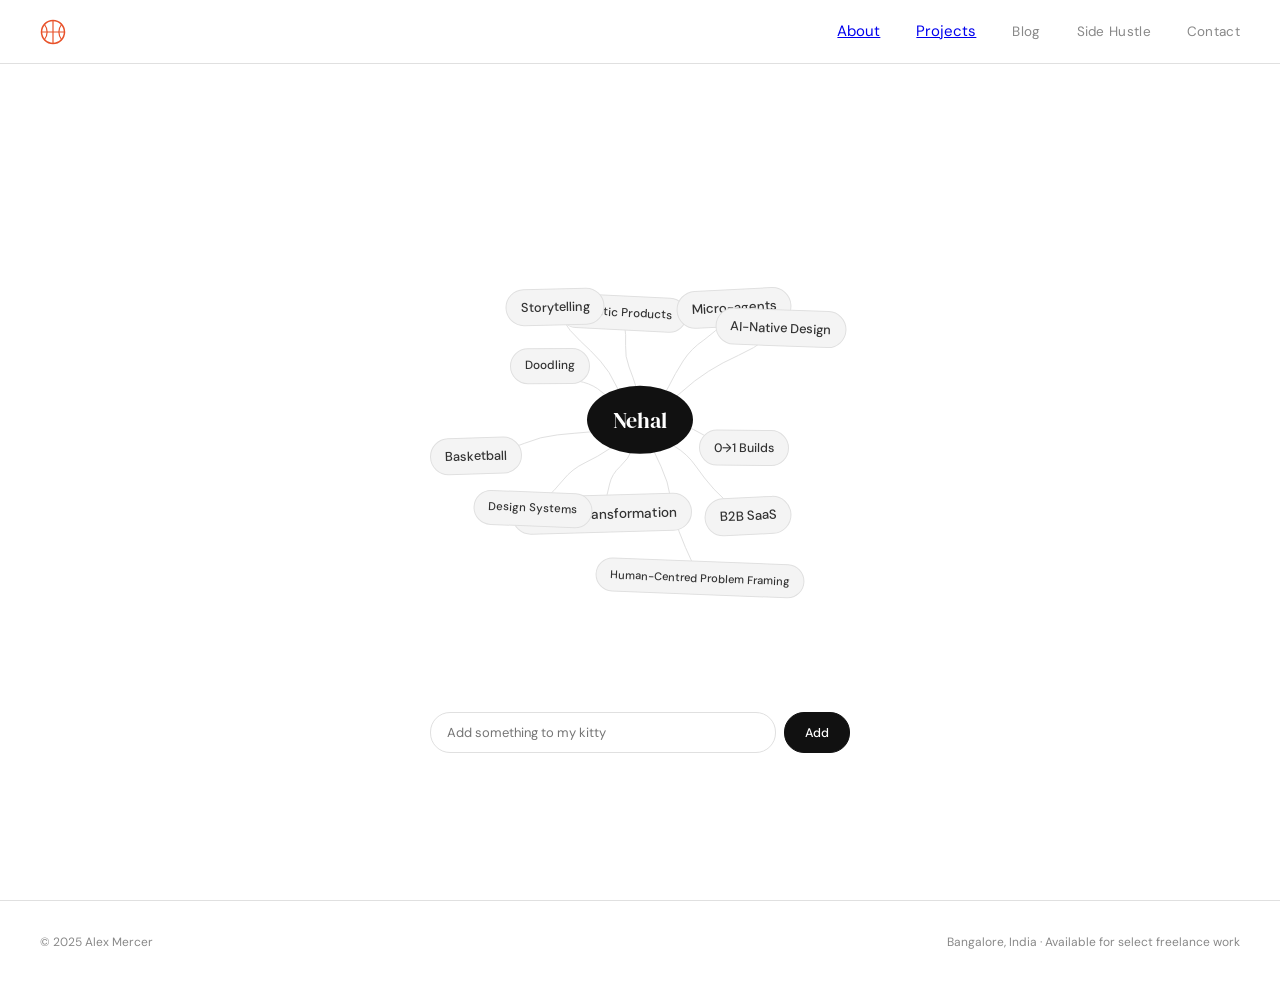
<file: index.html>
<!DOCTYPE html>
<html lang="en">
<head>
  <meta charset="UTF-8" />
  <meta name="viewport" content="width=device-width, initial-scale=1.0" />
  <title>Alex Mercer</title>
  <link rel="preconnect" href="https://fonts.googleapis.com" />
  <link rel="preconnect" href="https://fonts.gstatic.com" crossorigin />
  <link href="https://fonts.googleapis.com/css2?family=DM+Serif+Display:ital@0;1&family=DM+Sans:wght@300;400;500&display=swap" rel="stylesheet" />
  <style>
    *, *::before, *::after { box-sizing: border-box; margin: 0; padding: 0; }

    :root {
      --white: #ffffff;
      --black: #111111;
      --grey-light: #f4f4f4;
      --grey-mid: #e0e0e0;
      --grey-text: #888;
      --accent: #e8522a;
      --nav-h: 64px;
    }

    html { scroll-behavior: smooth; }

    body {
      font-family: 'DM Sans', sans-serif;
      background: var(--white);
      color: var(--black);
      font-size: 15px;
      line-height: 1.65;
      -webkit-font-smoothing: antialiased;
    }

    /* ── NAV ── */
    nav {
      position: fixed;
      top: 0; left: 0; right: 0;
      z-index: 200;
      height: var(--nav-h);
      background: var(--white);
      border-bottom: 1px solid var(--grey-mid);
      display: flex;
      align-items: center;
      padding: 0 2.5rem;
      justify-content: space-between;
    }

    .nav-home {
      display: flex;
      align-items: center;
      gap: 0;
      text-decoration: none;
      cursor: pointer;
      background: none;
      border: none;
      padding: 0;
    }

    .basketball {
      width: 26px;
      height: 26px;
      display: block;
    }

    .basketball.bounce {
      animation: bounce 0.55s cubic-bezier(0.36, 0.07, 0.19, 0.97);
    }

    @keyframes bounce {
      0%   { transform: translateY(0) scaleY(1) scaleX(1); }
      20%  { transform: translateY(-14px) scaleY(1.08) scaleX(0.94); }
      40%  { transform: translateY(0) scaleY(0.88) scaleX(1.1); }
      60%  { transform: translateY(-7px) scaleY(1.04) scaleX(0.97); }
      80%  { transform: translateY(0) scaleY(0.96) scaleX(1.03); }
      100% { transform: translateY(0) scaleY(1) scaleX(1); }
    }

    .nav-links {
      display: flex;
      gap: 2.25rem;
      list-style: none;
    }

    .nav-links button {
      background: none;
      border: none;
      cursor: pointer;
      font-family: 'DM Sans', sans-serif;
      font-size: 13.5px;
      font-weight: 400;
      color: var(--grey-text);
      letter-spacing: 0.3px;
      padding: 0;
      transition: color 0.15s;
    }

    .nav-links button:hover,
    .nav-links button.active {
      color: var(--black);
    }

    /* ── PAGES ── */
    .page {
      display: none;
      padding-top: var(--nav-h);
      min-height: 100vh;
    }

    .page.visible { display: block; }

    /* ── HERO / HOME ── */
    .hero {
      max-width: 1100px;
      margin: 0 auto;
      padding: 7rem 2.5rem 5rem;
      display: grid;
      grid-template-columns: 1fr 1fr;
      gap: 4rem;
      align-items: end;
    }

    .hero-left h1 {
      font-family: 'DM Serif Display', serif;
      font-size: clamp(3rem, 6vw, 5.5rem);
      font-weight: 400;
      line-height: 1.05;
      letter-spacing: -1px;
      color: var(--black);
    }

    .hero-left h1 em {
      font-style: italic;
      color: var(--grey-text);
    }

    .hero-right {
      padding-bottom: 0.4rem;
    }

    .hero-right .role {
      font-size: 11px;
      font-weight: 500;
      letter-spacing: 2px;
      text-transform: uppercase;
      color: var(--grey-text);
      margin-bottom: 1rem;
    }

    .hero-right p {
      font-size: 15px;
      color: #444;
      line-height: 1.8;
      max-width: 380px;
      margin-bottom: 2rem;
    }

    .hero-cta {
      display: inline-flex;
      align-items: center;
      gap: 8px;
      font-size: 13px;
      font-weight: 500;
      color: var(--black);
      text-decoration: none;
      border-bottom: 1px solid var(--black);
      padding-bottom: 2px;
      cursor: pointer;
      background: none;
      border-left: none;
      border-right: none;
      border-top: none;
      font-family: 'DM Sans', sans-serif;
      transition: color 0.15s;
    }

    .hero-cta:hover { color: var(--accent); border-bottom-color: var(--accent); }

    .hero-divider {
      max-width: 1100px;
      margin: 0 auto;
      padding: 0 2.5rem;
      border-top: 1px solid var(--grey-mid);
    }

    .hero-stats {
      max-width: 1100px;
      margin: 0 auto;
      padding: 2.5rem 2.5rem 5rem;
      display: flex;
      gap: 4rem;
    }

    .stat-item {}

    .stat-num {
      font-family: 'DM Serif Display', serif;
      font-size: 2.2rem;
      font-weight: 400;
      color: var(--black);
      line-height: 1;
    }

    .stat-label {
      font-size: 12px;
      color: var(--grey-text);
      margin-top: 4px;
      letter-spacing: 0.3px;
    }

    /* ── SECTION WRAPPER ── */
    .section {
      max-width: 900px;
      margin: 0 auto;
      padding: 5rem 2.5rem 6rem;
    }

    .section-eyebrow {
      font-size: 11px;
      font-weight: 500;
      letter-spacing: 2.5px;
      text-transform: uppercase;
      color: var(--grey-text);
      margin-bottom: 3rem;
      display: flex;
      align-items: center;
      gap: 1rem;
    }

    .section-eyebrow::after {
      content: '';
      display: block;
      flex: 1;
      height: 1px;
      background: var(--grey-mid);
    }

    /* ── ABOUT ── */
    .about-grid {
      display: grid;
      grid-template-columns: 1fr 1fr;
      gap: 5rem;
      align-items: start;
    }

    .about-text h2 {
      font-family: 'DM Serif Display', serif;
      font-size: 2.4rem;
      font-weight: 400;
      line-height: 1.2;
      margin-bottom: 1.5rem;
      letter-spacing: -0.5px;
    }

    .about-text p {
      font-size: 15px;
      color: #444;
      line-height: 1.85;
      margin-bottom: 1.25rem;
    }

    .about-photo {
      width: 100%;
      aspect-ratio: 4/5;
      background: var(--grey-light);
      border-radius: 3px;
      display: flex;
      align-items: center;
      justify-content: center;
      font-size: 12px;
      color: var(--grey-text);
      letter-spacing: 0.5px;
    }

    .tag-list {
      display: flex;
      flex-wrap: wrap;
      gap: 8px;
      margin-top: 2rem;
    }

    .tag {
      font-size: 11.5px;
      font-weight: 500;
      color: #555;
      background: var(--grey-light);
      padding: 5px 12px;
      border-radius: 20px;
      letter-spacing: 0.2px;
    }

    /* ── PROJECTS ── */
    .project-list {
      display: flex;
      flex-direction: column;
      gap: 0;
    }

    .project-row {
      display: grid;
      grid-template-columns: 200px 1fr;
      gap: 2rem;
      padding: 2.25rem 0;
      border-bottom: 1px solid var(--grey-mid);
      text-decoration: none;
      color: inherit;
      align-items: center;
      transition: opacity 0.15s;
    }

    .project-row:first-child { border-top: 1px solid var(--grey-mid); }
    .project-row:hover { opacity: 0.7; }

    .project-thumb {
      width: 100%;
      aspect-ratio: 16/9;
      background: var(--grey-light);
      border-radius: 3px;
      display: flex;
      align-items: center;
      justify-content: center;
      font-size: 11px;
      color: var(--grey-text);
      overflow: hidden;
    }

    .project-meta {
      display: flex;
      flex-direction: column;
      gap: 0.5rem;
    }

    .project-tag {
      font-size: 10.5px;
      font-weight: 500;
      letter-spacing: 1.5px;
      text-transform: uppercase;
      color: var(--grey-text);
    }

    .project-title {
      font-family: 'DM Serif Display', serif;
      font-size: 1.5rem;
      font-weight: 400;
      line-height: 1.2;
      letter-spacing: -0.3px;
    }

    .project-desc {
      font-size: 13.5px;
      color: #555;
      line-height: 1.65;
      max-width: 500px;
    }

    .project-arrow {
      margin-top: 0.75rem;
      font-size: 12px;
      color: var(--grey-text);
      display: flex;
      align-items: center;
      gap: 6px;
    }

    /* ── BLOG ── */
    .blog-list {
      display: flex;
      flex-direction: column;
    }

    .blog-row {
      display: grid;
      grid-template-columns: 1fr auto;
      align-items: baseline;
      gap: 2rem;
      padding: 1.75rem 0;
      border-bottom: 1px solid var(--grey-mid);
      text-decoration: none;
      color: inherit;
      transition: opacity 0.15s;
    }

    .blog-row:first-child { border-top: 1px solid var(--grey-mid); }
    .blog-row:hover { opacity: 0.65; }

    .blog-left {}

    .blog-category {
      font-size: 10.5px;
      font-weight: 500;
      letter-spacing: 1.5px;
      text-transform: uppercase;
      color: var(--grey-text);
      margin-bottom: 0.3rem;
    }

    .blog-title {
      font-family: 'DM Serif Display', serif;
      font-size: 1.25rem;
      font-weight: 400;
      line-height: 1.3;
    }

    .blog-excerpt {
      font-size: 13px;
      color: #666;
      margin-top: 0.35rem;
      line-height: 1.6;
    }

    .blog-date {
      font-size: 12px;
      color: var(--grey-text);
      white-space: nowrap;
      align-self: start;
      padding-top: 0.15rem;
    }

    /* ── SIDE HUSTLE ── */
    .hustle-intro {
      font-family: 'DM Serif Display', serif;
      font-size: 2rem;
      font-weight: 400;
      line-height: 1.25;
      max-width: 560px;
      margin-bottom: 3rem;
      letter-spacing: -0.4px;
    }

    .hustle-grid {
      display: grid;
      grid-template-columns: 1fr 1fr;
      gap: 1.5rem;
    }

    .hustle-card {
      background: var(--grey-light);
      border-radius: 4px;
      padding: 2rem;
      text-decoration: none;
      color: inherit;
      display: block;
      transition: background 0.15s;
    }

    .hustle-card:hover { background: #ebebeb; }

    .hustle-card-tag {
      font-size: 10.5px;
      font-weight: 500;
      letter-spacing: 1.5px;
      text-transform: uppercase;
      color: var(--grey-text);
      margin-bottom: 1rem;
    }

    .hustle-card h3 {
      font-family: 'DM Serif Display', serif;
      font-size: 1.35rem;
      font-weight: 400;
      margin-bottom: 0.75rem;
      line-height: 1.2;
    }

    .hustle-card p {
      font-size: 13px;
      color: #555;
      line-height: 1.7;
    }

    /* ── CONTACT ── */
    .contact-intro {
      font-family: 'DM Serif Display', serif;
      font-size: 2.5rem;
      font-weight: 400;
      line-height: 1.15;
      max-width: 520px;
      margin-bottom: 3.5rem;
      letter-spacing: -0.5px;
    }

    .contact-links {
      display: flex;
      flex-direction: column;
    }

    .contact-row {
      display: flex;
      justify-content: space-between;
      align-items: center;
      padding: 1.5rem 0;
      border-bottom: 1px solid var(--grey-mid);
      text-decoration: none;
      color: inherit;
      transition: opacity 0.15s;
    }

    .contact-row:first-child { border-top: 1px solid var(--grey-mid); }
    .contact-row:hover { opacity: 0.6; }

    .contact-platform {
      font-size: 11px;
      font-weight: 500;
      letter-spacing: 1.5px;
      text-transform: uppercase;
      color: var(--grey-text);
      min-width: 100px;
    }

    .contact-value {
      font-size: 15px;
      font-weight: 400;
      flex: 1;
      padding: 0 2rem;
    }

    .contact-arrow {
      font-size: 18px;
      color: var(--grey-text);
    }

    /* ── FOOTER ── */
    footer {
      border-top: 1px solid var(--grey-mid);
      padding: 2rem 2.5rem;
      display: flex;
      justify-content: space-between;
      align-items: center;
      font-size: 12px;
      color: var(--grey-text);
      max-width: 100%;
    }

    /* ── MOBILE ── */
    .hamburger {
      display: none;
      flex-direction: column;
      gap: 5px;
      background: none;
      border: none;
      cursor: pointer;
      padding: 4px;
    }

    .hamburger span {
      display: block;
      width: 22px;
      height: 1.5px;
      background: var(--black);
      border-radius: 2px;
      transition: all 0.2s;
    }

    .mobile-menu {
      display: none;
      position: fixed;
      top: var(--nav-h);
      left: 0; right: 0;
      background: var(--white);
      border-bottom: 1px solid var(--grey-mid);
      padding: 1.5rem 2.5rem;
      flex-direction: column;
      gap: 1.25rem;
      z-index: 199;
    }

    .mobile-menu.open { display: flex; }

    .mobile-menu button {
      background: none;
      border: none;
      font-family: 'DM Sans', sans-serif;
      font-size: 15px;
      color: var(--black);
      text-align: left;
      cursor: pointer;
      padding: 0;
    }

    /* ── KEYWORD MIND-MAP ── */
    .mindmap-section {
      max-width: 1100px;
      margin: 0 auto;
      padding: 6rem 2.5rem 6rem;
    }

    .mindmap-canvas {
      position: relative;
      width: 100%;
      height: 520px;
      background: var(--white);
    }

    .mindmap-canvas svg {
      position: absolute;
      top: 0; left: 0;
      width: 100%;
      height: 100%;
      pointer-events: none;
    }

    .mindmap-nodes {
      position: absolute;
      top: 0; left: 0;
      width: 100%;
      height: 100%;
    }

    .mm-center {
      position: absolute;
      transform: translate(-50%, -50%);
      font-family: 'DM Serif Display', serif;
      font-size: 22px;
      background: var(--black);
      color: var(--white);
      padding: 16px 26px;
      border-radius: 50%;
      white-space: nowrap;
      z-index: 2;
    }

    .mm-node-wrap {
      position: absolute;
      animation: mmFloat ease-in-out infinite;
    }

    .mm-node {
      position: absolute;
      transform: translate(-50%, -50%);
      font-weight: 500;
      color: #333;
      background: var(--grey-light);
      padding: 7px 14px;
      border-radius: 20px;
      white-space: nowrap;
      border: 1px solid var(--grey-mid);
      transition: background 0.3s, color 0.3s, border-color 0.3s;
    }

    .mm-node:hover {
      transform: translate(-50%, -50%) scale(1.08) !important;
    }

    .mm-node.mm-added {
      background: var(--accent);
      color: var(--white);
      border-color: var(--accent);
    }

    .mindmap-input-row {
      display: flex;
      gap: 8px;
      margin: 2rem auto 0;
      max-width: 420px;
    }

    .mindmap-input-row input {
      flex: 1;
      padding: 11px 16px;
      border: 1px solid var(--grey-mid);
      border-radius: 20px;
      font-size: 13px;
      font-family: 'DM Sans', sans-serif;
      outline: none;
    }

    .mindmap-input-row input:focus {
      border-color: var(--black);
    }

    .mindmap-input-row button {
      padding: 11px 20px;
      border: 1px solid var(--black);
      background: var(--black);
      color: var(--white);
      border-radius: 20px;
      font-size: 12.5px;
      font-weight: 500;
      font-family: 'DM Sans', sans-serif;
      cursor: pointer;
      transition: opacity 0.15s;
    }

    .mindmap-input-row button:hover { opacity: 0.8; }

    .mindmap-hint {
      text-align: center;
      font-size: 12px;
      color: var(--grey-text);
      margin-top: 0.75rem;
    }

    .mm-line-wrap {
      animation: mmFloat ease-in-out infinite;
    }

    @keyframes mmFloat {
      0%, 100% { transform: translate(0px, 0px); }
      50% { transform: translate(3px, -6px); }
    }

    @media (max-width: 768px) {
      .nav-links { display: none; }
      .hamburger { display: flex; }

      .hero {
        grid-template-columns: 1fr;
        padding: 4rem 1.5rem 3rem;
        gap: 2.5rem;
      }

      .hero-left h1 { font-size: 3rem; }

      .mindmap-canvas { height: 620px; }
      .mm-node { font-size: 11px; padding: 6px 11px; }
      .mm-center { font-size: 18px; padding: 12px 20px; }

      .about-grid,
      .hustle-grid { grid-template-columns: 1fr; }

      .project-row {
        grid-template-columns: 1fr;
        gap: 1rem;
      }

      .section { padding: 3.5rem 1.5rem 4rem; }

      footer { flex-direction: column; gap: 0.5rem; text-align: center; }
    }
  </style>
</head>
<body>

  <!-- NAV -->
  <nav>
    <button class="nav-home" onclick="showPage('home'); bounceBall()" aria-label="Home">
      <svg class="basketball" id="bball" viewBox="0 0 26 26" fill="none" xmlns="http://www.w3.org/2000/svg">
        <circle cx="13" cy="13" r="11.5" stroke="#e8522a" stroke-width="1.5" fill="none"/>
        <path d="M13 1.5 C13 1.5 13 24.5 13 24.5" stroke="#e8522a" stroke-width="1.2" stroke-linecap="round"/>
        <path d="M1.5 13 C1.5 13 24.5 13 24.5 13" stroke="#e8522a" stroke-width="1.2" stroke-linecap="round"/>
        <path d="M4.5 5.5 C8 10 8 16 4.5 20.5" stroke="#e8522a" stroke-width="1.2" fill="none" stroke-linecap="round"/>
        <path d="M21.5 5.5 C18 10 18 16 21.5 20.5" stroke="#e8522a" stroke-width="1.2" fill="none" stroke-linecap="round"/>
      </svg>
    </button>

    <ul class="nav-links">
      <li><a href="about.html">About</a></li>
      <li><a href="projects.html">Projects</a></li>
      <li><button onclick="showPage('blog')" data-page="blog">Blog</button></li>
      <li><button onclick="showPage('hustle')" data-page="hustle">Side Hustle</button></li>
      <li><button onclick="showPage('contact')" data-page="contact">Contact</button></li>
    </ul>

    <button class="hamburger" onclick="toggleMobile()" aria-label="Menu">
      <span></span><span></span><span></span>
    </button>
  </nav>

  <div class="mobile-menu" id="mobileMenu">
  <a href="about.html">About</a>
    <a href="projects.html">Projects</a>
    <button onclick="showPage('blog'); toggleMobile()">Blog</button>
    <button onclick="showPage('hustle'); toggleMobile()">Side Hustle</button>
    <button onclick="showPage('contact'); toggleMobile()">Contact</button>
  </div>

  <!-- HOME -->
  <div id="page-home" class="page visible">
    <!-- KEYWORD MIND-MAP -->
    <div class="mindmap-section">
      <div class="mindmap-canvas" id="mindmapCanvas">
        <svg id="mmLines"></svg>
        <div class="mindmap-nodes" id="mmNodes"></div>
      </div>

      <div class="mindmap-input-row">
        <input id="mmInput" type="text" placeholder="Add something to my kitty" maxlength="40" onkeydown="if(event.key==='Enter')mmAddKeyword()" />
        <button onclick="mmAddKeyword()">Add</button>
      </div>
    </div>
  </div>

  <!-- ABOUT -->
  <div id="page-about" class="page">
    <div class="section">
      <div class="section-eyebrow">About</div>
      <div class="about-grid">
        <div class="about-text">
          <h2>Curious by nature, precise by practice.</h2>
          <p>I'm Alex — a product designer based in Bangalore with seven years of experience shaping digital products across fintech, health, and consumer apps. I obsess over the gap between what a product does and what a user actually needs.</p>
          <p>Before going independent, I led design at Zeta and spent two years at Google's APAC office working on emerging-market UX. I've also co-founded two startups — one failed quietly, one failed loudly. Both taught me more than any job.</p>
          <p>Outside of work: I read too much, cook just enough, and watch an embarrassing amount of NBA basketball.</p>
          <div class="tag-list">
            <span class="tag">Product Design</span>
            <span class="tag">UX Research</span>
            <span class="tag">Design Systems</span>
            <span class="tag">Prototyping</span>
            <span class="tag">Figma</span>
            <span class="tag">Strategy</span>
            <span class="tag">0→1</span>
          </div>
        </div>
        <div class="about-photo">Your photo</div>
      </div>
    </div>
  </div>

  <!-- PROJECTS -->
  <div id="page-projects" class="page">
    <div class="section">
      <div class="section-eyebrow">Projects & Case Studies</div>
      <div class="project-list">

        <a class="project-row" href="#">
          <div class="project-thumb">Image</div>
          <div class="project-meta">
            <span class="project-tag">Fintech · 2024</span>
            <div class="project-title">Redesigning onboarding for a neo-bank serving first-time account holders</div>
            <div class="project-desc">How we reduced drop-off by 41% by rethinking the onboarding flow from the ground up — starting with what users were actually afraid of.</div>
            <div class="project-arrow">Read case study &nbsp;→</div>
          </div>
        </a>

        <a class="project-row" href="#">
          <div class="project-thumb">Image</div>
          <div class="project-meta">
            <span class="project-tag">Health · 2023</span>
            <div class="project-title">A medication tracker built around forgetfulness, not discipline</div>
            <div class="project-desc">Designing for non-compliance — what happens when you stop blaming users and start designing around human behaviour.</div>
            <div class="project-arrow">Read case study &nbsp;→</div>
          </div>
        </a>

        <a class="project-row" href="#">
          <div class="project-thumb">Image</div>
          <div class="project-meta">
            <span class="project-tag">Consumer · 2022</span>
            <div class="project-title">Building a design system for a team of 40 with zero process</div>
            <div class="project-desc">From scattered components and six shades of "the same blue" to a token-based system that actually got adopted.</div>
            <div class="project-arrow">Read case study &nbsp;→</div>
          </div>
        </a>

        <a class="project-row" href="#">
          <div class="project-thumb">Image</div>
          <div class="project-meta">
            <span class="project-tag">Research · 2021</span>
            <div class="project-title">What 200 field interviews taught me about designing for Tier 3 India</div>
            <div class="project-desc">A research-led redesign of a payments app used by street vendors — context, constraints, and what we got wrong the first time.</div>
            <div class="project-arrow">Read case study &nbsp;→</div>
          </div>
        </a>

      </div>
    </div>
  </div>

  <!-- BLOG -->
  <div id="page-blog" class="page">
    <div class="section">
      <div class="section-eyebrow">Blog & Writeups</div>
      <div class="blog-list">

        <a class="blog-row" href="#">
          <div class="blog-left">
            <div class="blog-category">Design</div>
            <div class="blog-title">The problem with "clean" design is that it's often just empty</div>
            <div class="blog-excerpt">Minimalism isn't a shortcut. Here's what I mean when I say something is considered versus just stripped down.</div>
          </div>
          <div class="blog-date">May 2025</div>
        </a>

        <a class="blog-row" href="#">
          <div class="blog-left">
            <div class="blog-category">Process</div>
            <div class="blog-title">How I run a design critique without it turning into a vibe check</div>
            <div class="blog-excerpt">A practical guide to getting useful feedback instead of "I think it needs more breathing room."</div>
          </div>
          <div class="blog-date">Mar 2025</div>
        </a>

        <a class="blog-row" href="#">
          <div class="blog-left">
            <div class="blog-category">Career</div>
            <div class="blog-title">What two failed startups actually taught me about product thinking</div>
            <div class="blog-excerpt">The lessons weren't about what I built. They were about what I assumed.</div>
          </div>
          <div class="blog-date">Jan 2025</div>
        </a>

        <a class="blog-row" href="#">
          <div class="blog-left">
            <div class="blog-category">Research</div>
            <div class="blog-title">On interviewing users who don't want to be interviewed</div>
            <div class="blog-excerpt">Field research in low-trust environments — and how I stopped making people feel like they were being studied.</div>
          </div>
          <div class="blog-date">Nov 2024</div>
        </a>

        <a class="blog-row" href="#">
          <div class="blog-left">
            <div class="blog-category">Tools</div>
            <div class="blog-title">I stopped using Figma auto-layout for a month. Here's what happened.</div>
            <div class="blog-excerpt">A small experiment in constraint — and what it clarified about how I think about space.</div>
          </div>
          <div class="blog-date">Sep 2024</div>
        </a>

      </div>
    </div>
  </div>

  <!-- SIDE HUSTLE -->
  <div id="page-hustle" class="page">
    <div class="section">
      <div class="section-eyebrow">Side Hustle</div>
      <p class="hustle-intro">Things I build, teach, and sell on the side — because one job was never enough.</p>
      <div class="hustle-grid">

        <a class="hustle-card" href="#">
          <div class="hustle-card-tag">Template · Gumroad</div>
          <h3>The Design Handoff Kit</h3>
          <p>A Figma template system for handing off to developers cleanly — annotations, spec sheets, and a decision log. Used by 1,400+ designers.</p>
        </a>

        <a class="hustle-card" href="#">
          <div class="hustle-card-tag">Newsletter · Substack</div>
          <h3>Once a Week, Considered</h3>
          <p>A short weekly essay on design, products, and the odd observation about how things work. 3,200 subscribers. No sponsors, no fluff.</p>
        </a>

        <a class="hustle-card" href="#">
          <div class="hustle-card-tag">Mentorship · ADPList</div>
          <h3>1:1 Design Mentoring</h3>
          <p>I take on four mentees per quarter — early-career designers looking to move from execution to strategic thinking. Waitlist open.</p>
        </a>

        <a class="hustle-card" href="#">
          <div class="hustle-card-tag">Course · Coming Soon</div>
          <h3>Research Without a Lab</h3>
          <p>A self-paced course on doing meaningful UX research with no budget, no team, and no research ops. Launching late 2025.</p>
        </a>

      </div>
    </div>
  </div>

  <!-- CONTACT -->
  <div id="page-contact" class="page">
    <div class="section">
      <div class="section-eyebrow">Contact</div>
      <p class="contact-intro">Let's talk — about a project, a question, or just something interesting.</p>
      <div class="contact-links">
        <a class="contact-row" href="mailto:alex@alexmercer.com">
          <span class="contact-platform">Email</span>
          <span class="contact-value">alex@alexmercer.com</span>
          <span class="contact-arrow">↗</span>
        </a>
        <a class="contact-row" href="#" target="_blank" rel="noopener">
          <span class="contact-platform">LinkedIn</span>
          <span class="contact-value">linkedin.com/in/alexmercer</span>
          <span class="contact-arrow">↗</span>
        </a>
        <a class="contact-row" href="#" target="_blank" rel="noopener">
          <span class="contact-platform">Twitter / X</span>
          <span class="contact-value">@alexmercer</span>
          <span class="contact-arrow">↗</span>
        </a>
        <a class="contact-row" href="#" target="_blank" rel="noopener">
          <span class="contact-platform">GitHub</span>
          <span class="contact-value">github.com/alexmercer</span>
          <span class="contact-arrow">↗</span>
        </a>
        <a class="contact-row" href="#" target="_blank" rel="noopener">
          <span class="contact-platform">Read.cv</span>
          <span class="contact-value">read.cv/alexmercer</span>
          <span class="contact-arrow">↗</span>
        </a>
      </div>
    </div>
  </div>

  <footer>
    <span>© 2025 Alex Mercer</span>
    <span>Bangalore, India · Available for select freelance work</span>
  </footer>

  <script>
    function showPage(name) {
      document.querySelectorAll('.page').forEach(p => p.classList.remove('visible'));
      const t = document.getElementById('page-' + name);
      if (t) t.classList.add('visible');
      document.querySelectorAll('[data-page]').forEach(b => {
        b.classList.toggle('active', b.dataset.page === name);
      });
      window.scrollTo({ top: 0, behavior: 'smooth' });
    }

    function bounceBall() {
      const ball = document.getElementById('bball');
      ball.classList.remove('bounce');
      void ball.offsetWidth;
      ball.classList.add('bounce');
      ball.addEventListener('animationend', () => ball.classList.remove('bounce'), { once: true });
    }

    function toggleMobile() {
      document.getElementById('mobileMenu').classList.toggle('open');
    }

    /* ── KEYWORD MIND-MAP ── */
    (function() {
      const MM_DEFAULT_KEYWORDS = [
        "Agentic Products", "Micro-agents", "AI-Native Design", "0\u21921 Builds",
        "B2B SaaS", "Human-Centred Problem Framing", "Fintech Transformation",
        "Design Systems", "Basketball", "Doodling", "Storytelling"
      ];

      const navEntries = performance.getEntriesByType("navigation");
      const isReload = navEntries.length && navEntries[0].type === "reload";
      if (isReload) {
        sessionStorage.removeItem('mm_added_keywords');
      }

      function mmGetAdded() {
        try {
          return JSON.parse(sessionStorage.getItem('mm_added_keywords') || '[]');
        } catch (e) { return []; }
      }

      function mmSaveAdded(list) {
        sessionStorage.setItem('mm_added_keywords', JSON.stringify(list));
      }

      function mmSeededRandom(seed) {
        const x = Math.sin(seed) * 10000;
        return x - Math.floor(x);
      }

      function mmSquigglyPath(x1, y1, x2, y2, seed) {
        const dx = x2 - x1, dy = y2 - y1;
        const len = Math.sqrt(dx * dx + dy * dy);
        const ux = dx / len, uy = dy / len;
        const px = -uy, py = ux;
        const segments = 5;
        const amplitude = 5 + mmSeededRandom(seed) * 3;
        const points = [];
        for (let i = 0; i <= segments; i++) {
          const t = i / segments;
          const baseX = x1 + dx * t;
          const baseY = y1 + dy * t;
          const edgeFade = Math.sin(t * Math.PI);
          const wave = Math.sin(t * Math.PI * 2.5 + seed) * amplitude * edgeFade;
          points.push([baseX + px * wave, baseY + py * wave]);
        }
        let d = `M ${points[0][0]} ${points[0][1]}`;
        for (let i = 1; i < points.length; i++) {
          const [cx0, cy0] = points[i - 1];
          const [nx, ny] = points[i];
          const mx = (cx0 + nx) / 2, my = (cy0 + ny) / 2;
          d += ` Q ${cx0} ${cy0} ${mx} ${my}`;
        }
        d += ` L ${points[points.length - 1][0]} ${points[points.length - 1][1]}`;
        return d;
      }

      function mmRender() {
        const canvas = document.getElementById('mindmapCanvas');
        if (!canvas) return;
        const svg = document.getElementById('mmLines');
        const nodesEl = document.getElementById('mmNodes');
        const W = canvas.clientWidth;
        const H = canvas.clientHeight;
        const cx = W / 2, cy = H / 2;

        const added = mmGetAdded();
        const allKeywords = MM_DEFAULT_KEYWORDS.concat(added);

        svg.innerHTML = '';
        nodesEl.innerHTML = '';
        svg.setAttribute('viewBox', `0 0 ${W} ${H}`);

        const center = document.createElement('div');
        center.className = 'mm-center';
        center.style.left = cx + 'px';
        center.style.top = cy + 'px';
        center.textContent = 'Nehal';
        nodesEl.appendChild(center);

        const n = allKeywords.length;
        const isMobile = W < 600;
        const baseRadius = Math.min(W, H) / 2 - (isMobile ? 60 : 90);
        // Angular jitter capped well below the gap between neighbouring keywords, so
        // words never swing into each other's slot regardless of keyword count.
        const angleStep = (2 * Math.PI) / n;
        const maxAngleJitter = Math.min(angleStep * 0.28, 0.22);

        allKeywords.forEach((kw, i) => {
          const seed = i * 12.9898;
          const angleJitter = (mmSeededRandom(seed) - 0.5) * 2 * maxAngleJitter;
          // Alternate near/far radius bands so angularly-close neighbours still end up
          // physically separated, instead of relying on jitter alone.
          const band = i % 3 === 0 ? 0.62 : (i % 3 === 1 ? 0.85 : 1.0);
          const radiusJitter = (mmSeededRandom(seed + 1) - 0.5) * 0.08;
          const angle = i * angleStep - Math.PI / 2 + angleJitter;
          const radius = baseRadius * (band + radiusJitter);
          const x = cx + radius * Math.cos(angle);
          const y = cy + radius * Math.sin(angle);
          const rotate = (mmSeededRandom(seed + 2) - 0.5) * 6;
          const fontSize = 11 + mmSeededRandom(seed + 3) * 3;
          const floatDuration = 3.5 + mmSeededRandom(seed + 4) * 2.5;
          const floatDelay = mmSeededRandom(seed + 5) * -6;

          const lineWrap = document.createElementNS('http://www.w3.org/2000/svg', 'g');
          lineWrap.setAttribute('class', 'mm-line-wrap');
          lineWrap.style.animationDuration = floatDuration + 's';
          lineWrap.style.animationDelay = floatDelay + 's';

          const path = document.createElementNS('http://www.w3.org/2000/svg', 'path');
          path.setAttribute('d', mmSquigglyPath(cx, cy, x, y, seed));
          path.setAttribute('stroke', '#e0e0e0');
          path.setAttribute('stroke-width', '1');
          path.setAttribute('fill', 'none');
          lineWrap.appendChild(path);
          svg.appendChild(lineWrap);

          const nodeWrap = document.createElement('div');
          nodeWrap.className = 'mm-node-wrap';
          nodeWrap.style.left = x + 'px';
          nodeWrap.style.top = y + 'px';
          nodeWrap.style.animationDuration = floatDuration + 's';
          nodeWrap.style.animationDelay = floatDelay + 's';

          const node = document.createElement('div');
          const isAddedKeyword = i >= MM_DEFAULT_KEYWORDS.length;
          node.className = 'mm-node' + (isAddedKeyword ? ' mm-added' : '');
          node.style.fontSize = fontSize + 'px';
          node.style.setProperty('transform', `translate(-50%, -50%) rotate(${rotate}deg)`);
          node.textContent = kw;

          nodeWrap.appendChild(node);
          nodesEl.appendChild(nodeWrap);
        });
      }

      window.mmAddKeyword = function() {
        const input = document.getElementById('mmInput');
        const val = input.value.trim();
        if (!val) return;
        const added = mmGetAdded();
        added.push(val);
        mmSaveAdded(added);
        input.value = '';
        mmRender();
      };

      document.addEventListener('DOMContentLoaded', mmRender);
      window.addEventListener('resize', mmRender);
    })();
  </script>
</body>
</html>
</file>
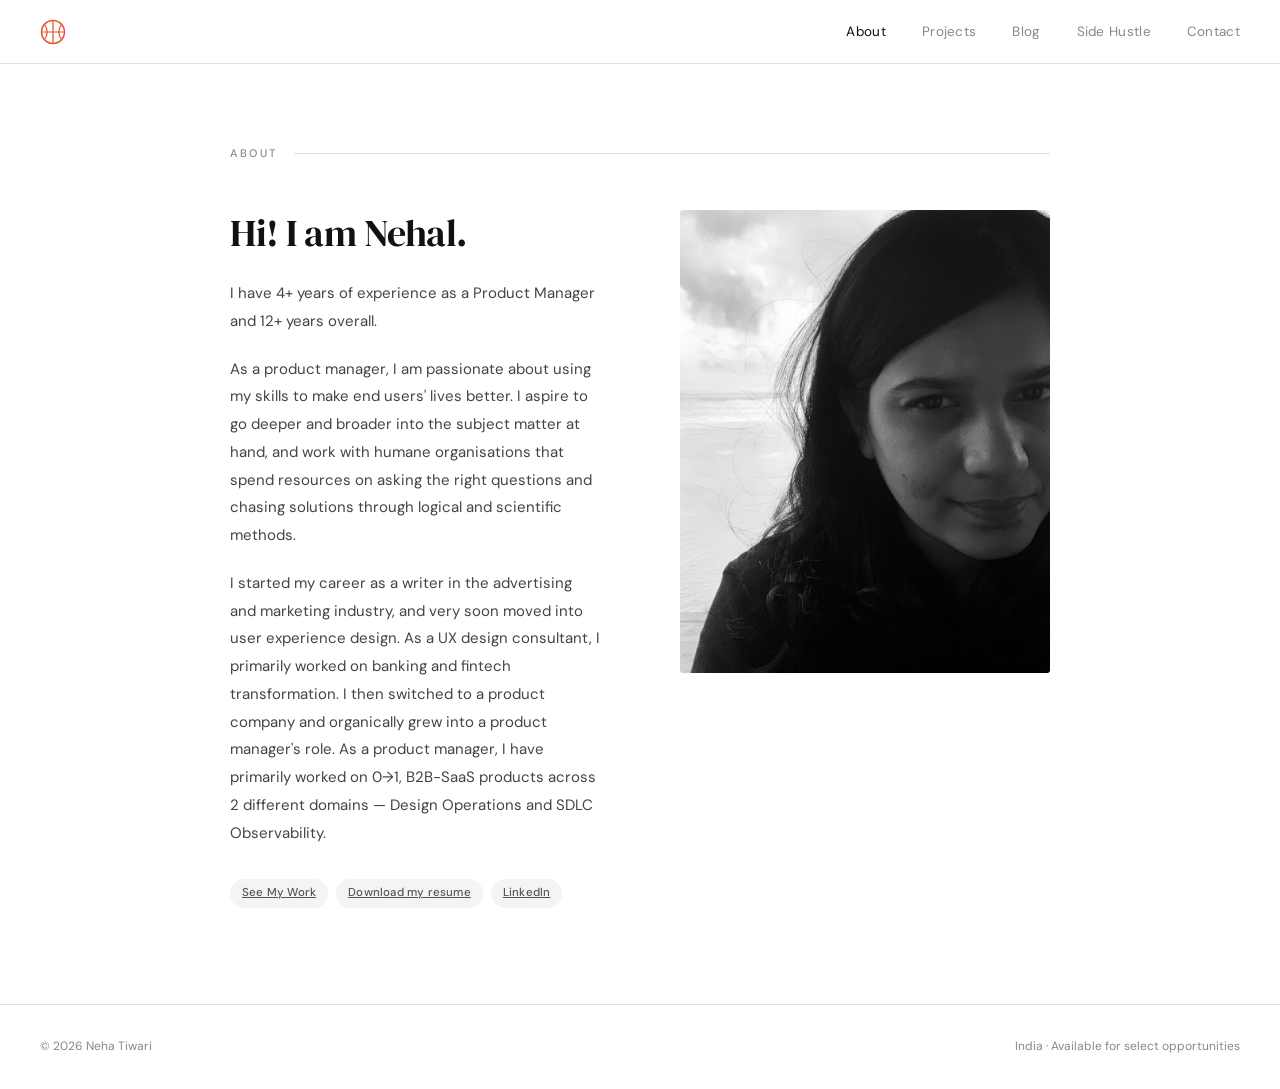
<file: about.html>
<!DOCTYPE html>
<html lang="en">
<head>
  <meta charset="UTF-8" />
  <meta name="viewport" content="width=device-width, initial-scale=1.0" />
  <title>About — Neha Tiwari</title>
  <link rel="preconnect" href="https://fonts.googleapis.com" />
  <link rel="preconnect" href="https://fonts.gstatic.com" crossorigin />
  <link href="https://fonts.googleapis.com/css2?family=DM+Serif+Display:ital@0;1&family=DM+Sans:wght@300;400;500&display=swap" rel="stylesheet" />
  <link rel="stylesheet" href="style.css" />
</head>
<body>

  <!-- NAV -->
  <nav>
    <a class="nav-home" href="index.html" aria-label="Home">
      <svg class="basketball" viewBox="0 0 26 26" fill="none" xmlns="http://www.w3.org/2000/svg">
        <circle cx="13" cy="13" r="11.5" stroke="#e8522a" stroke-width="1.5" fill="none"/>
        <path d="M13 1.5 C13 1.5 13 24.5 13 24.5" stroke="#e8522a" stroke-width="1.2" stroke-linecap="round"/>
        <path d="M1.5 13 C1.5 13 24.5 13 24.5 13" stroke="#e8522a" stroke-width="1.2" stroke-linecap="round"/>
        <path d="M4.5 5.5 C8 10 8 16 4.5 20.5" stroke="#e8522a" stroke-width="1.2" fill="none" stroke-linecap="round"/>
        <path d="M21.5 5.5 C18 10 18 16 21.5 20.5" stroke="#e8522a" stroke-width="1.2" fill="none" stroke-linecap="round"/>
      </svg>
    </a>

    <ul class="nav-links">
      <li><a href="about.html" class="active">About</a></li>
      <li><a href="projects.html">Projects</a></li>
      <li><a href="blog.html">Blog</a></li>
      <li><a href="hustle.html">Side Hustle</a></li>
      <li><a href="contact.html">Contact</a></li>
    </ul>

    <button class="hamburger" onclick="document.getElementById('mobileMenu').classList.toggle('open')" aria-label="Menu">
      <span></span><span></span><span></span>
    </button>
  </nav>

  <div class="mobile-menu" id="mobileMenu">
    <a href="about.html">About</a>
    <a href="projects.html">Projects</a>
    <a href="blog.html">Blog</a>
    <a href="hustle.html">Side Hustle</a>
    <a href="contact.html">Contact</a>
  </div>

  <!-- ABOUT -->
  <div class="page">
    <div class="section">
      <div class="section-eyebrow">About</div>
      <div class="about-grid">
        <div class="about-text">
          <h2>Hi! I am Nehal.</h2>
          <p>I have 4+ years of experience as a Product Manager and 12+ years overall.</p>
          <p>As a product manager, I am passionate about using my skills to make end users' lives better. I aspire to go deeper and broader into the subject matter at hand, and work with humane organisations that spend resources on asking the right questions and chasing solutions through logical and scientific methods.</p>
          <p>I started my career as a writer in the advertising and marketing industry, and very soon moved into user experience design. As a UX design consultant, I primarily worked on banking and fintech transformation. I then switched to a product company and organically grew into a product manager's role. As a product manager, I have primarily worked on 0→1, B2B-SaaS products across 2 different domains — Design Operations and SDLC Observability.</p>

          <div class="tag-list">
            <a class="tag cta-tag" href="projects.html">See My Work</a>
            <a class="tag cta-tag" href="Nehal_Tiwari_Resume.pdf" target="_blank" rel="noopener">Download my resume</a>
            <a class="tag cta-tag" href="https://www.linkedin.com/in/nehaltiwari06" target="_blank" rel="noopener">LinkedIn</a>
          </div>
        </div>
        <div class="about-photo">
          <img src="images/nehal_portrait.jpg" alt="Nehal, portrait" />
        </div>
      </div>
    </div>
  </div>

  <footer>
    <span>© 2026 Neha Tiwari</span>
    <span>India · Available for select opportunities</span>
  </footer>

</body>
</html>
</file>
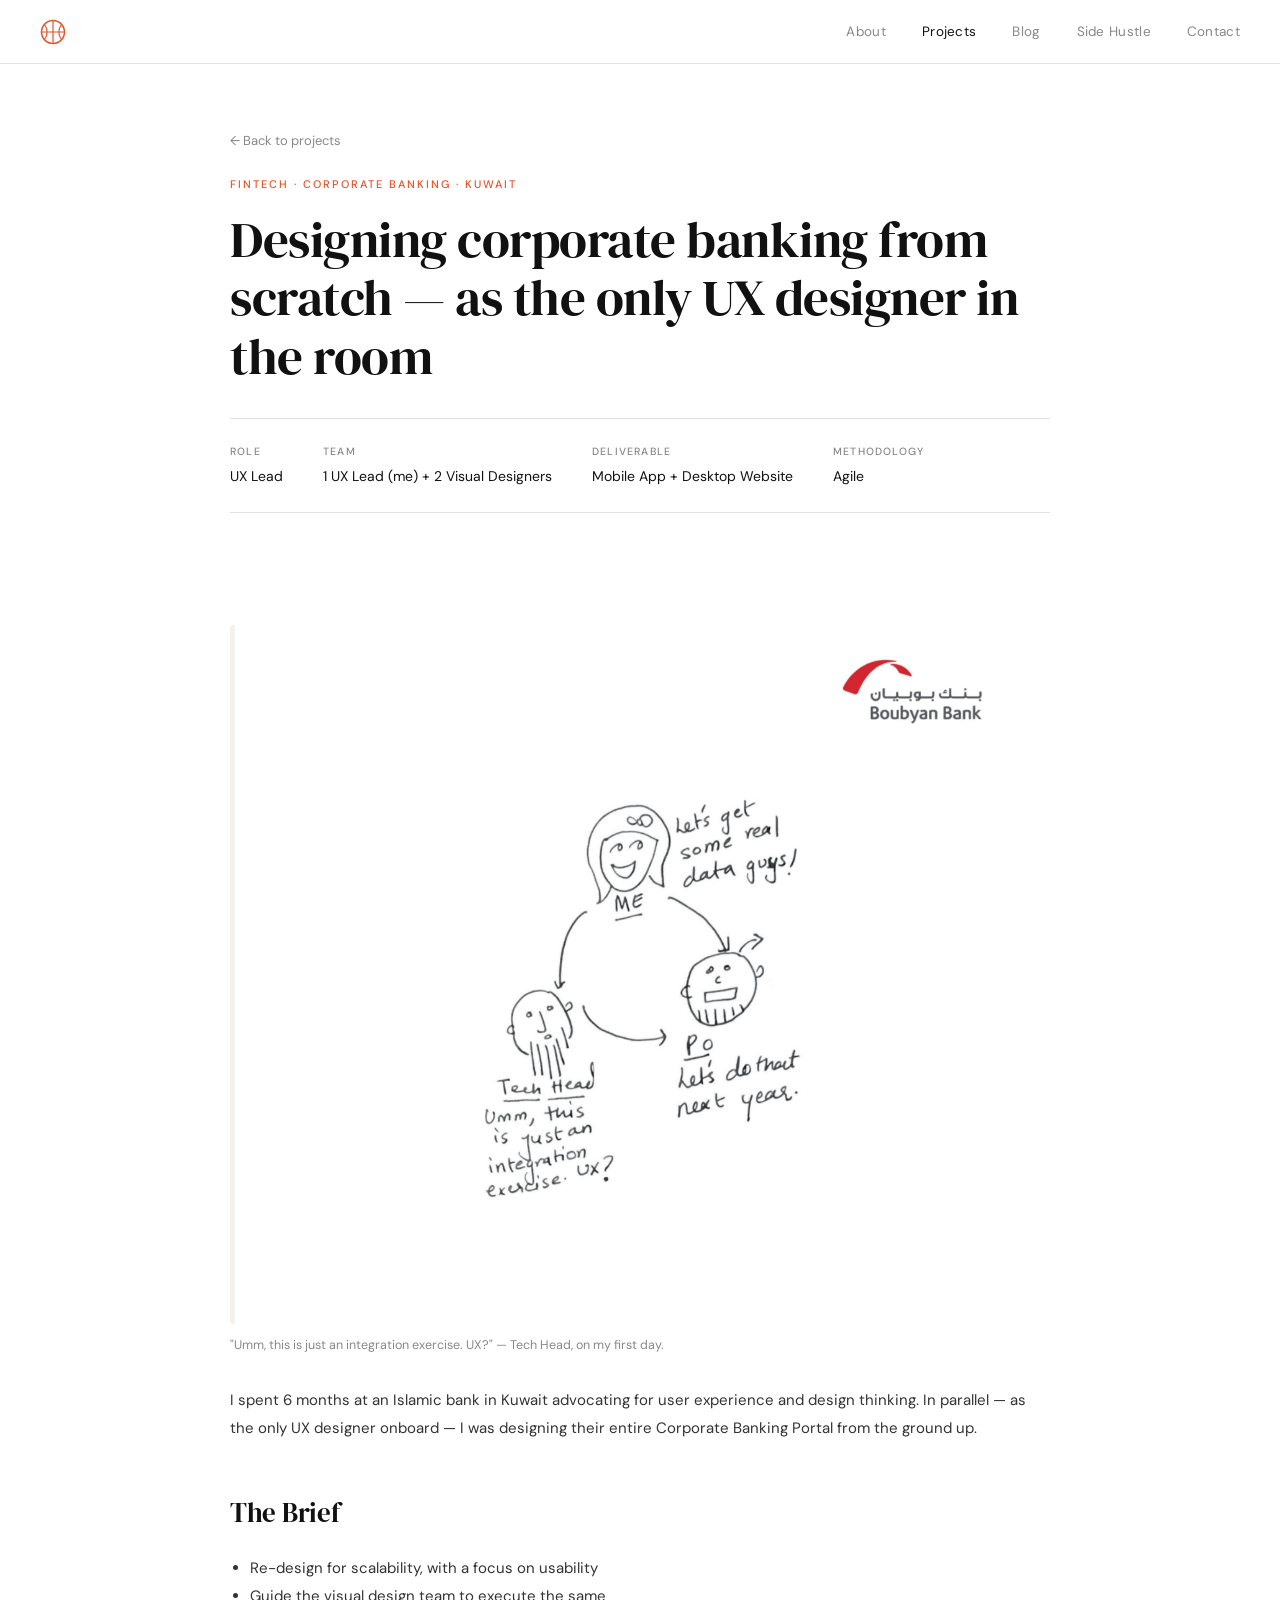
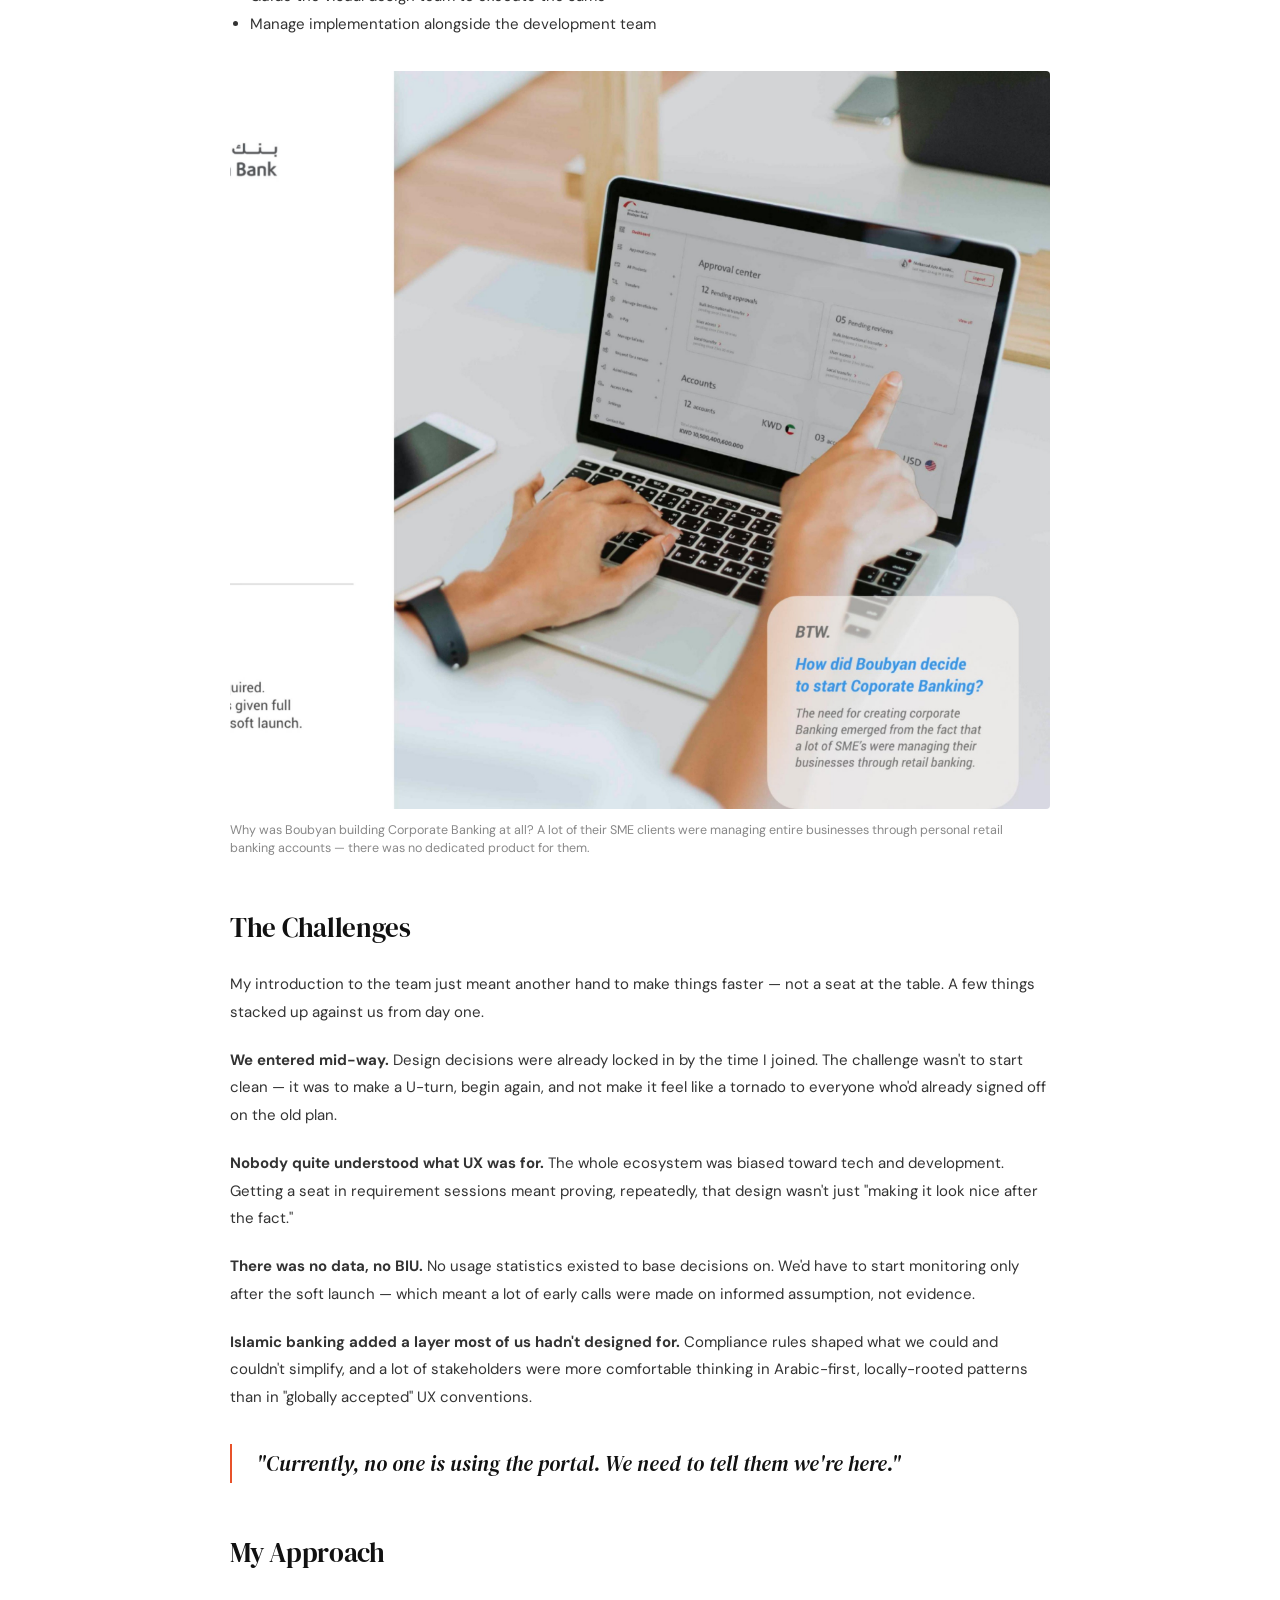
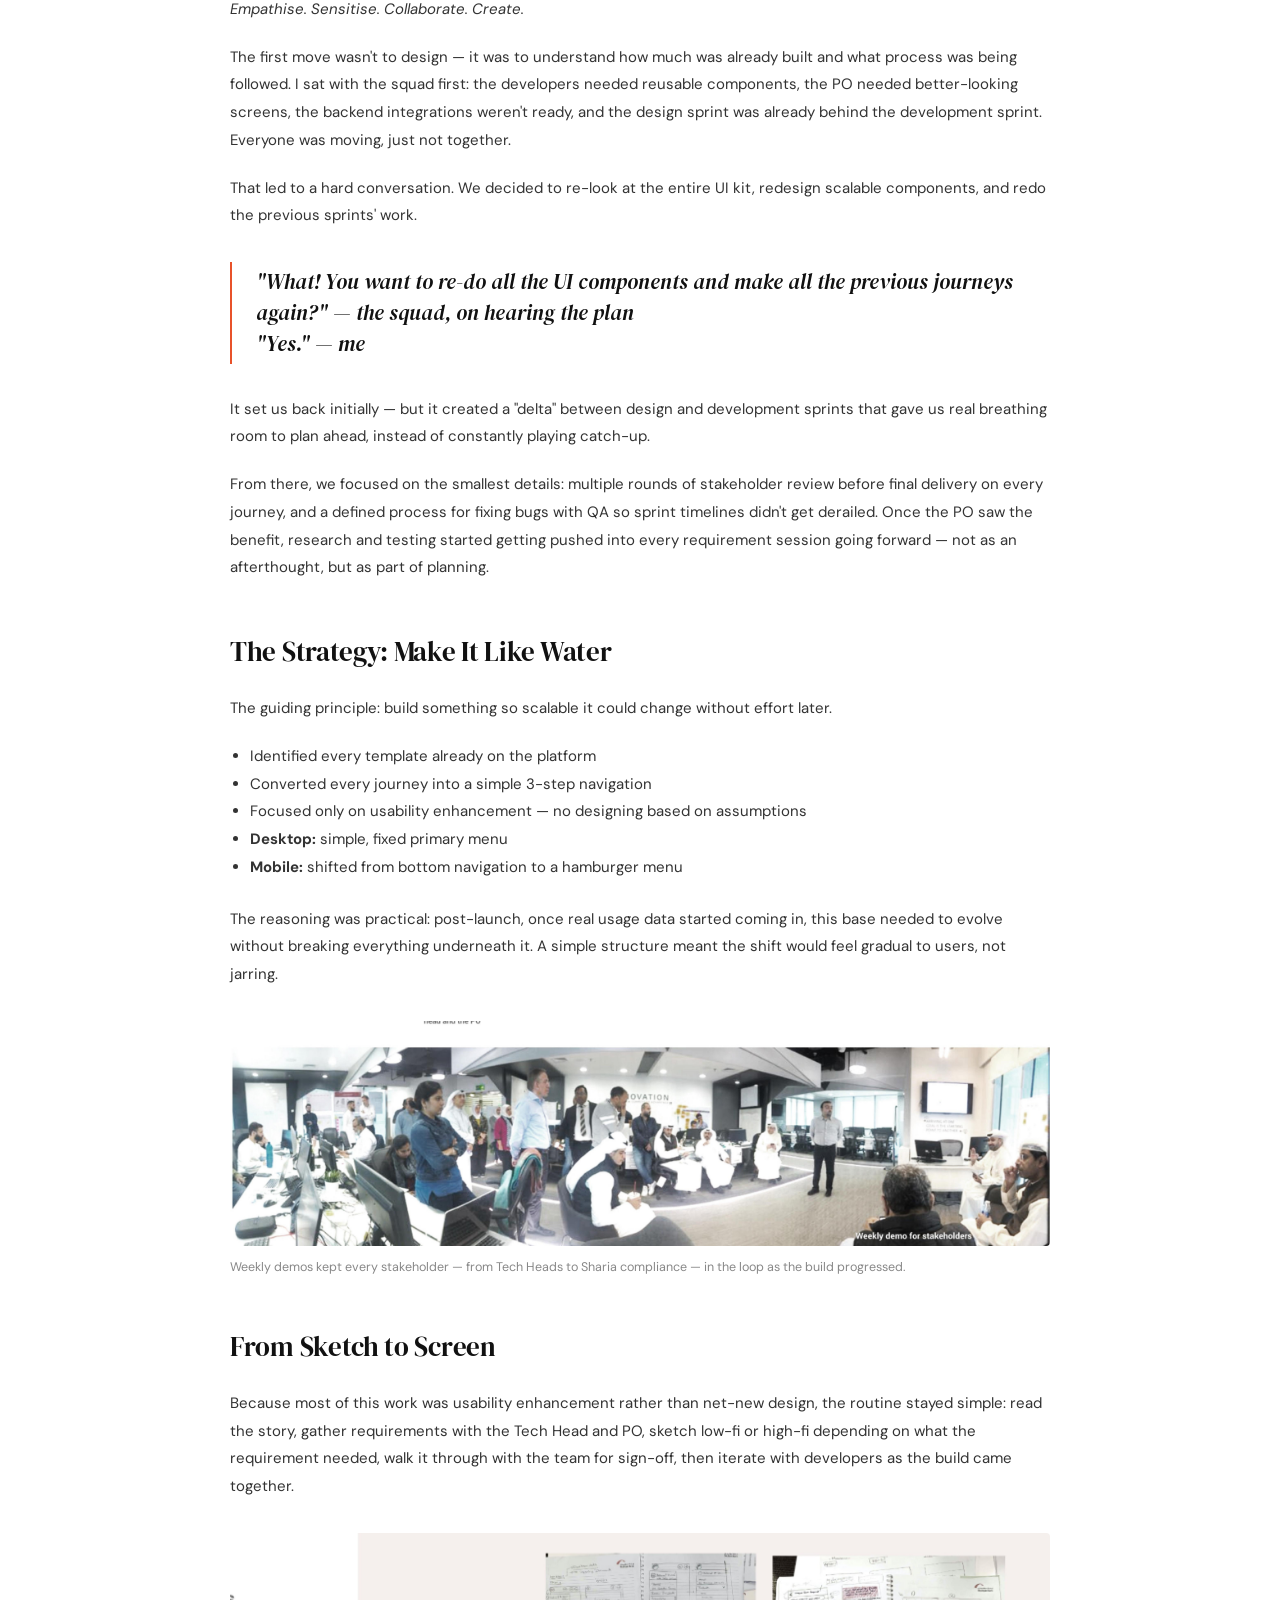
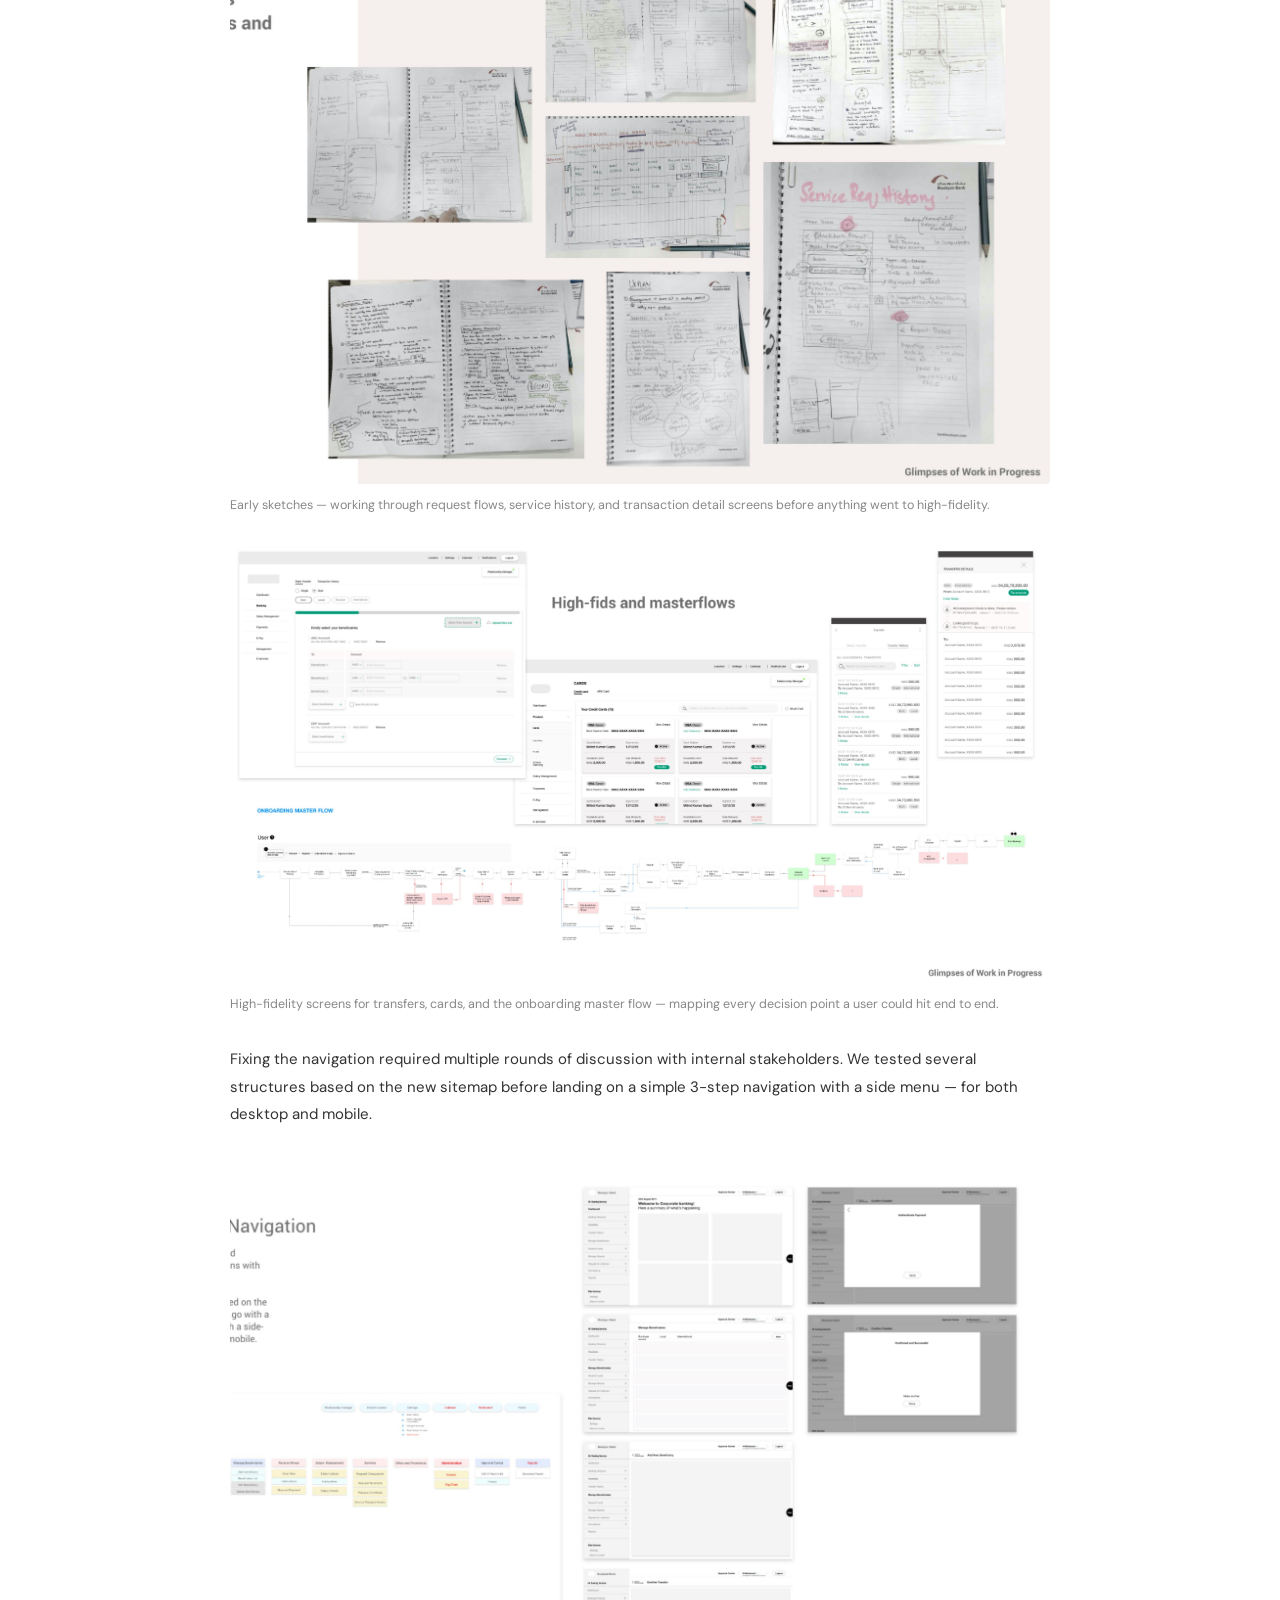
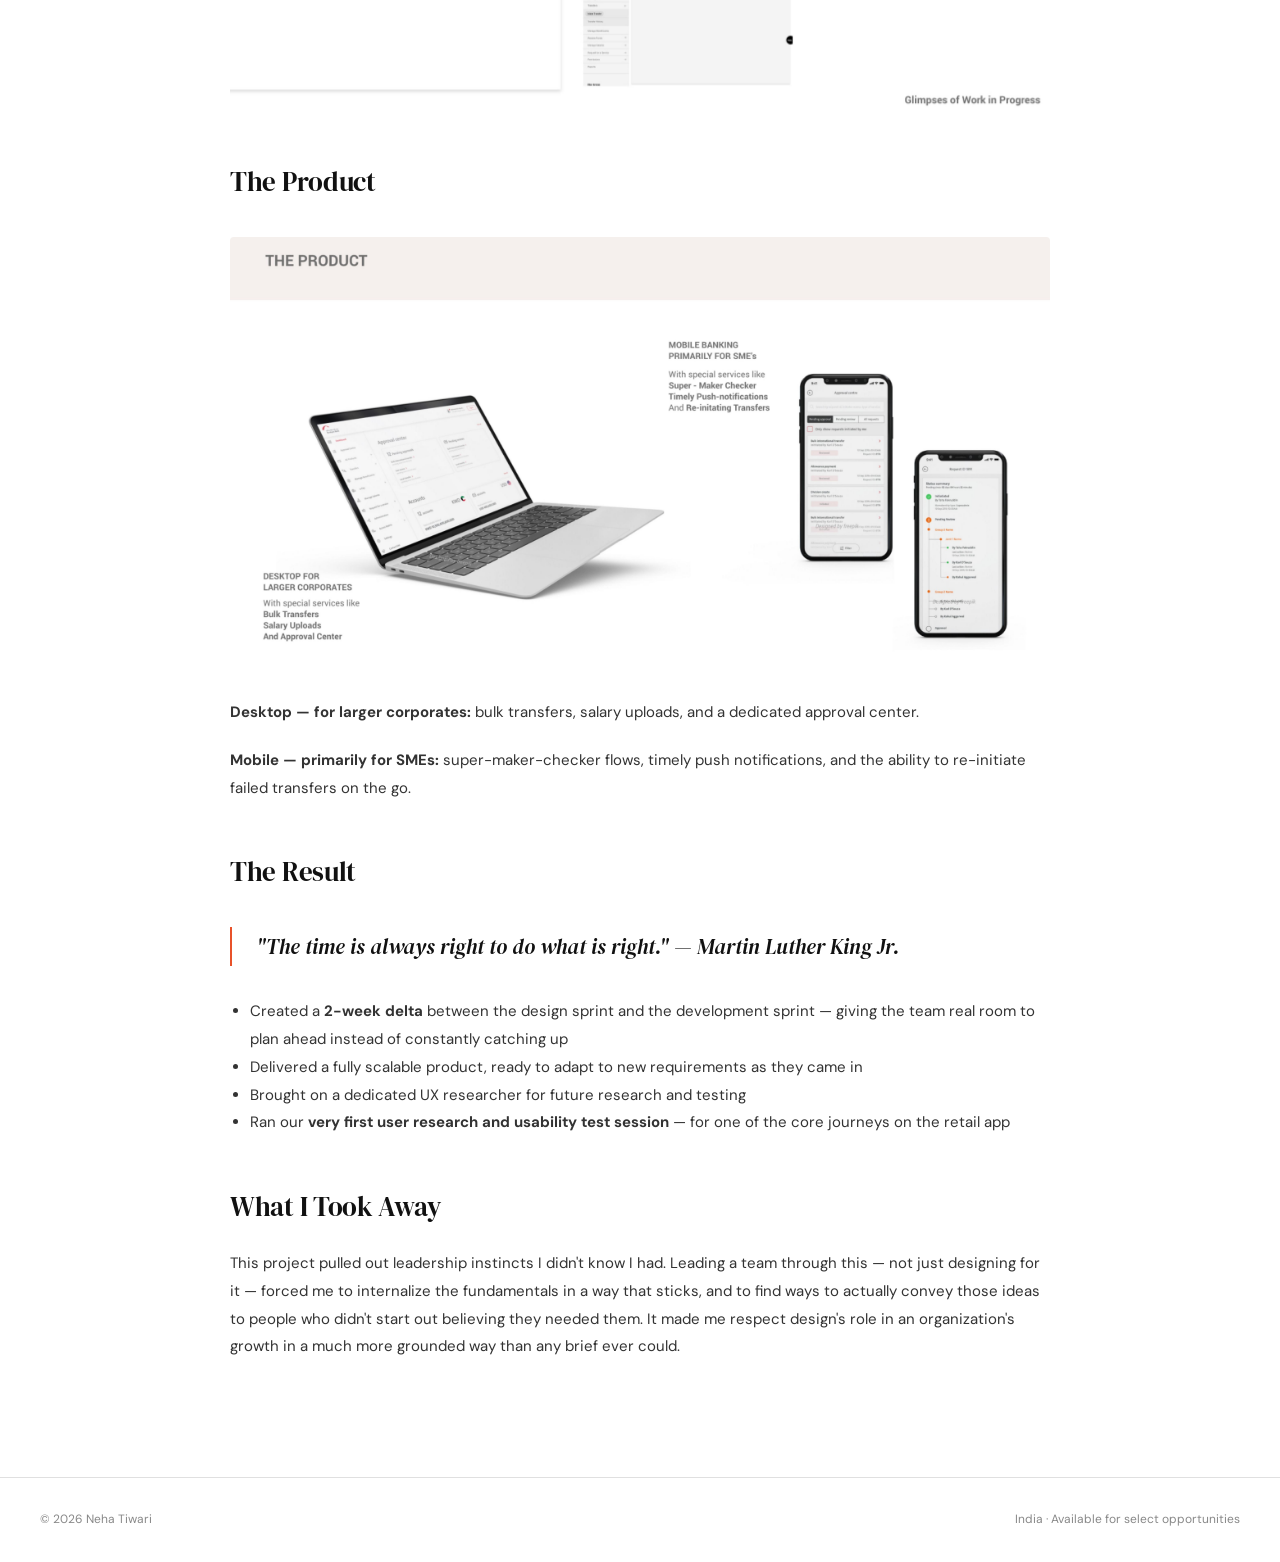
<file: boubyan.html>
<!DOCTYPE html>
<html lang="en">
<head>
  <meta charset="UTF-8" />
  <meta name="viewport" content="width=device-width, initial-scale=1.0" />
  <title>Boubyan Bank — Corporate Banking Portal | Neha Tiwari</title>
  <link rel="preconnect" href="https://fonts.googleapis.com" />
  <link rel="preconnect" href="https://fonts.gstatic.com" crossorigin />
  <link href="https://fonts.googleapis.com/css2?family=DM+Serif+Display:ital@0;1&family=DM+Sans:wght@300;400;500&display=swap" rel="stylesheet" />
  <link rel="stylesheet" href="style.css" />
</head>
<body>

  <!-- NAV -->
  <nav>
    <a class="nav-home" href="index.html" aria-label="Home">
      <svg class="basketball" viewBox="0 0 26 26" fill="none" xmlns="http://www.w3.org/2000/svg">
        <circle cx="13" cy="13" r="11.5" stroke="#e8522a" stroke-width="1.5" fill="none"/>
        <path d="M13 1.5 C13 1.5 13 24.5 13 24.5" stroke="#e8522a" stroke-width="1.2" stroke-linecap="round"/>
        <path d="M1.5 13 C1.5 13 24.5 13 24.5 13" stroke="#e8522a" stroke-width="1.2" stroke-linecap="round"/>
        <path d="M4.5 5.5 C8 10 8 16 4.5 20.5" stroke="#e8522a" stroke-width="1.2" fill="none" stroke-linecap="round"/>
        <path d="M21.5 5.5 C18 10 18 16 21.5 20.5" stroke="#e8522a" stroke-width="1.2" fill="none" stroke-linecap="round"/>
      </svg>
    </a>

    <ul class="nav-links">
      <li><a href="about.html">About</a></li>
      <li><a href="projects.html" class="active">Projects</a></li>
      <li><a href="blog.html">Blog</a></li>
      <li><a href="hustle.html">Side Hustle</a></li>
      <li><a href="contact.html">Contact</a></li>
    </ul>

    <button class="hamburger" onclick="document.getElementById('mobileMenu').classList.toggle('open')" aria-label="Menu">
      <span></span><span></span><span></span>
    </button>
  </nav>

  <div class="mobile-menu" id="mobileMenu">
    <a href="about.html">About</a>
    <a href="projects.html">Projects</a>
    <a href="blog.html">Blog</a>
    <a href="hustle.html">Side Hustle</a>
    <a href="contact.html">Contact</a>
  </div>

  <!-- CASE STUDY -->
  <div class="page">

    <div class="case-hero">
      <a class="case-nav-back" href="projects.html">← Back to projects</a>
      <div class="case-tag">Fintech · Corporate Banking · Kuwait</div>
      <h1>Designing corporate banking from scratch — as the only UX designer in the room</h1>
      <div class="case-meta">
        <div class="case-meta-item">
          <div class="label">Role</div>
          <div class="value">UX Lead</div>
        </div>
        <div class="case-meta-item">
          <div class="label">Team</div>
          <div class="value">1 UX Lead (me) + 2 Visual Designers</div>
        </div>
        <div class="case-meta-item">
          <div class="label">Deliverable</div>
          <div class="value">Mobile App + Desktop Website</div>
        </div>
        <div class="case-meta-item">
          <div class="label">Methodology</div>
          <div class="value">Agile</div>
        </div>
      </div>
    </div>

    <div class="case-body">

      <img src="images/01_doodle_intro.jpg" alt="Doodle: 'Let's get some real data guys!' — a sketch of the team dynamic on day one" />
      <figcaption>"Umm, this is just an integration exercise. UX?" — Tech Head, on my first day.</figcaption>

      <p>I spent 6 months at an Islamic bank in Kuwait advocating for user experience and design thinking. In parallel — as the only UX designer onboard — I was designing their entire Corporate Banking Portal from the ground up.</p>

      <h2>The Brief</h2>
      <ul>
        <li>Re-design for scalability, with a focus on usability</li>
        <li>Guide the visual design team to execute the same</li>
        <li>Manage implementation alongside the development team</li>
      </ul>

      <img src="images/02_laptop_photo.jpg" alt="The Boubyan corporate banking dashboard on a laptop, with the approval center in view" />
      <figcaption>Why was Boubyan building Corporate Banking at all? A lot of their SME clients were managing entire businesses through personal retail banking accounts — there was no dedicated product for them.</figcaption>

      <h2>The Challenges</h2>
      <p>My introduction to the team just meant another hand to make things faster — not a seat at the table. A few things stacked up against us from day one.</p>

      <p><strong>We entered mid-way.</strong> Design decisions were already locked in by the time I joined. The challenge wasn't to start clean — it was to make a U-turn, begin again, and not make it feel like a tornado to everyone who'd already signed off on the old plan.</p>

      <p><strong>Nobody quite understood what UX was for.</strong> The whole ecosystem was biased toward tech and development. Getting a seat in requirement sessions meant proving, repeatedly, that design wasn't just "making it look nice after the fact."</p>

      <p><strong>There was no data, no BIU.</strong> No usage statistics existed to base decisions on. We'd have to start monitoring only after the soft launch — which meant a lot of early calls were made on informed assumption, not evidence.</p>

      <p><strong>Islamic banking added a layer most of us hadn't designed for.</strong> Compliance rules shaped what we could and couldn't simplify, and a lot of stakeholders were more comfortable thinking in Arabic-first, locally-rooted patterns than in "globally accepted" UX conventions.</p>

      <blockquote>"Currently, no one is using the portal. We need to tell them we're here."</blockquote>

      <h2>My Approach</h2>
      <p><em>Empathise. Sensitise. Collaborate. Create.</em></p>

      <p>The first move wasn't to design — it was to understand how much was already built and what process was being followed. I sat with the squad first: the developers needed reusable components, the PO needed better-looking screens, the backend integrations weren't ready, and the design sprint was already behind the development sprint. Everyone was moving, just not together.</p>

      <p>That led to a hard conversation. We decided to re-look at the entire UI kit, redesign scalable components, and redo the previous sprints' work.</p>

      <blockquote>"What! You want to re-do all the UI components and make all the previous journeys again?" — the squad, on hearing the plan<br/>"Yes." — me</blockquote>

      <p>It set us back initially — but it created a "delta" between design and development sprints that gave us real breathing room to plan ahead, instead of constantly playing catch-up.</p>

      <p>From there, we focused on the smallest details: multiple rounds of stakeholder review before final delivery on every journey, and a defined process for fixing bugs with QA so sprint timelines didn't get derailed. Once the PO saw the benefit, research and testing started getting pushed into every requirement session going forward — not as an afterthought, but as part of planning.</p>

      <h2>The Strategy: Make It Like Water</h2>
      <p>The guiding principle: build something so scalable it could change without effort later.</p>
      <ul>
        <li>Identified every template already on the platform</li>
        <li>Converted every journey into a simple 3-step navigation</li>
        <li>Focused only on usability enhancement — no designing based on assumptions</li>
        <li><strong>Desktop:</strong> simple, fixed primary menu</li>
        <li><strong>Mobile:</strong> shifted from bottom navigation to a hamburger menu</li>
      </ul>
      <p>The reasoning was practical: post-launch, once real usage data started coming in, this base needed to evolve without breaking everything underneath it. A simple structure meant the shift would feel gradual to users, not jarring.</p>

      <img src="images/03_weekly_demo_photo.jpg" alt="Weekly stakeholder demo session with the team gathered around screens" />
      <figcaption>Weekly demos kept every stakeholder — from Tech Heads to Sharia compliance — in the loop as the build progressed.</figcaption>

      <h2>From Sketch to Screen</h2>
      <p>Because most of this work was usability enhancement rather than net-new design, the routine stayed simple: read the story, gather requirements with the Tech Head and PO, sketch low-fi or high-fi depending on what the requirement needed, walk it through with the team for sign-off, then iterate with developers as the build came together.</p>

      <img src="images/04_lowfi_sketches.jpg" alt="Low-fidelity sketches and notebook work for request flows and service history screens" />
      <figcaption>Early sketches — working through request flows, service history, and transaction detail screens before anything went to high-fidelity.</figcaption>

      <img src="images/05_hifi_masterflow.jpg" alt="High-fidelity screens for transfers and cards, plus the onboarding master flow diagram" />
      <figcaption>High-fidelity screens for transfers, cards, and the onboarding master flow — mapping every decision point a user could hit end to end.</figcaption>

      <p>Fixing the navigation required multiple rounds of discussion with internal stakeholders. We tested several structures based on the new sitemap before landing on a simple 3-step navigation with a side menu — for both desktop and mobile.</p>

      <img src="images/06_sitemap_screens.jpg" alt="Sitemap, navigation structure, and approval flow screens" />

      <h2>The Product</h2>
      <img src="images/07_product_devices.jpg" alt="Final desktop and mobile product views of the Boubyan corporate banking portal" />
      <p><strong>Desktop — for larger corporates:</strong> bulk transfers, salary uploads, and a dedicated approval center.</p>
      <p><strong>Mobile — primarily for SMEs:</strong> super-maker-checker flows, timely push notifications, and the ability to re-initiate failed transfers on the go.</p>

      <h2>The Result</h2>
      <blockquote>"The time is always right to do what is right." — Martin Luther King Jr.</blockquote>
      <ul>
        <li>Created a <strong>2-week delta</strong> between the design sprint and the development sprint — giving the team real room to plan ahead instead of constantly catching up</li>
        <li>Delivered a fully scalable product, ready to adapt to new requirements as they came in</li>
        <li>Brought on a dedicated UX researcher for future research and testing</li>
        <li>Ran our <strong>very first user research and usability test session</strong> — for one of the core journeys on the retail app</li>
      </ul>

      <h2>What I Took Away</h2>
      <p>This project pulled out leadership instincts I didn't know I had. Leading a team through this — not just designing for it — forced me to internalize the fundamentals in a way that sticks, and to find ways to actually convey those ideas to people who didn't start out believing they needed them. It made me respect design's role in an organization's growth in a much more grounded way than any brief ever could.</p>

    </div>
  </div>

  <footer>
    <span>© 2026 Neha Tiwari</span>
    <span>India · Available for select opportunities</span>
  </footer>

</body>
</html>
</file>
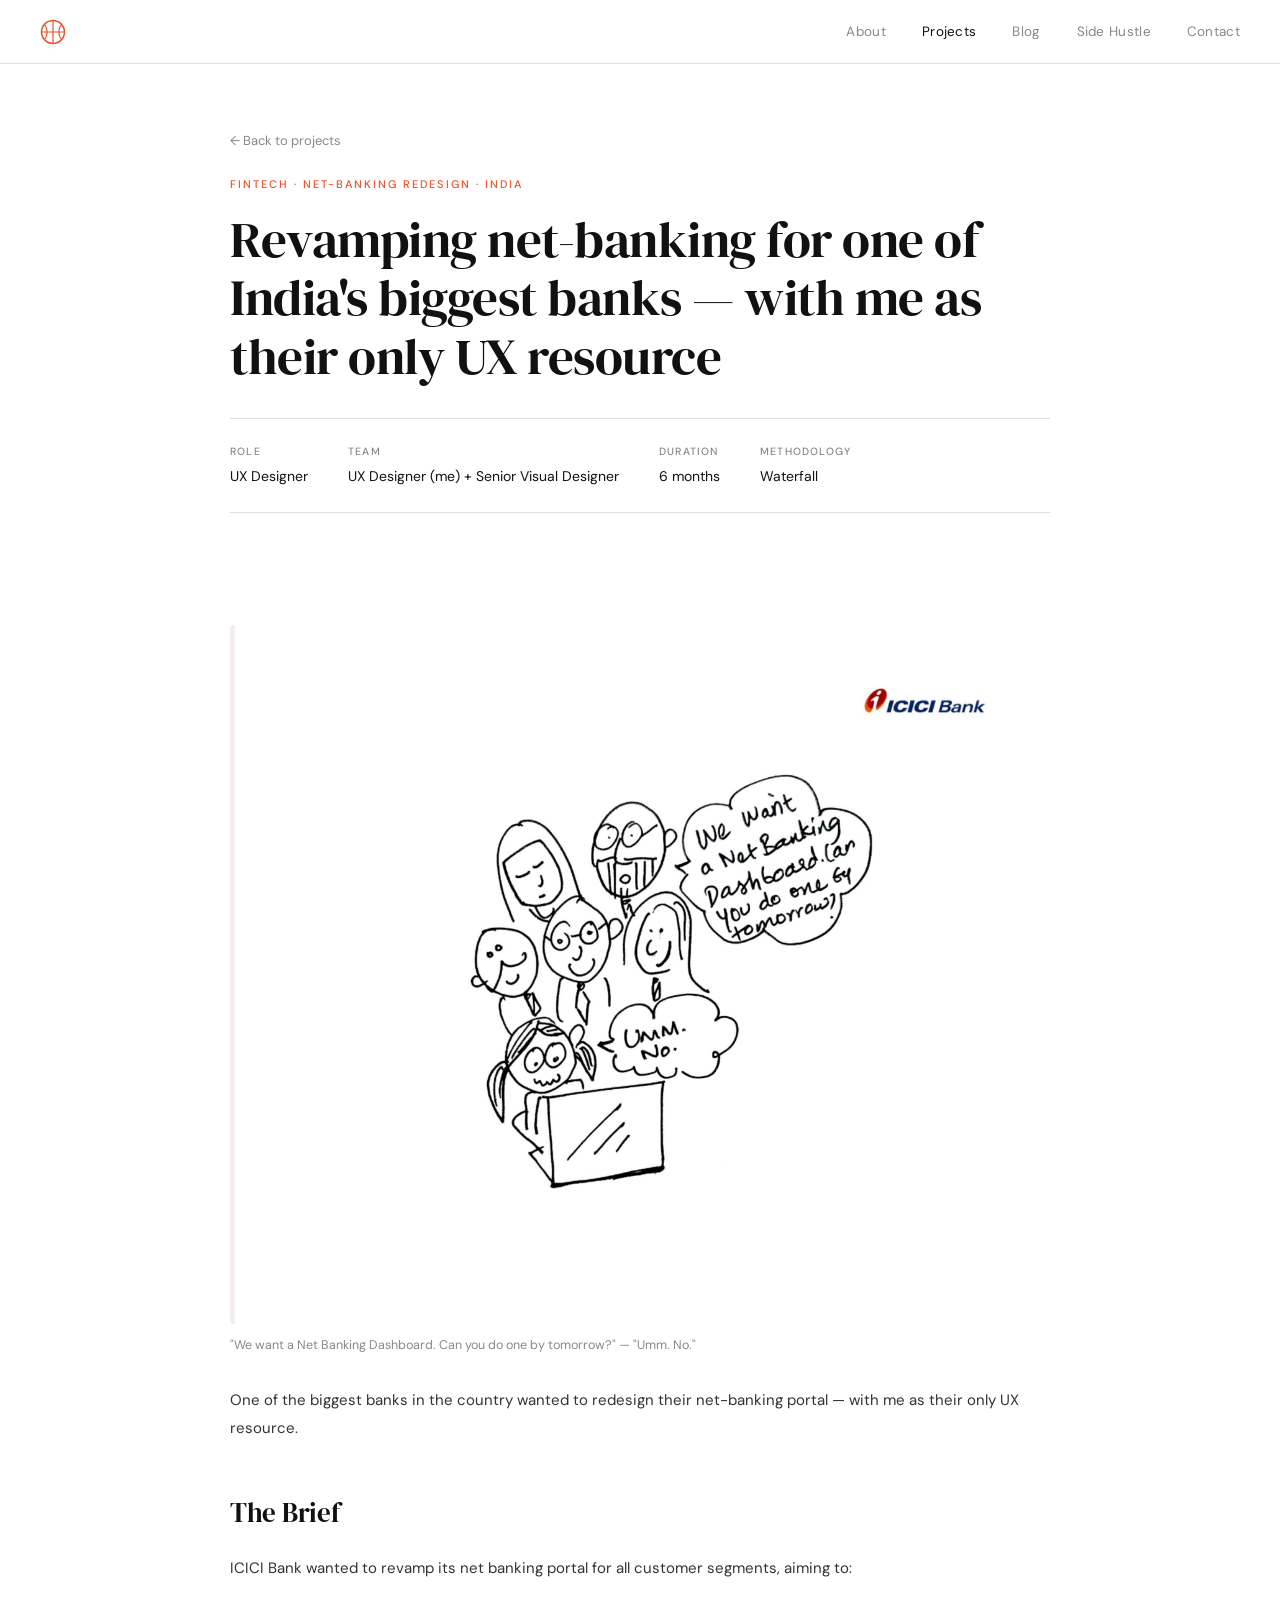
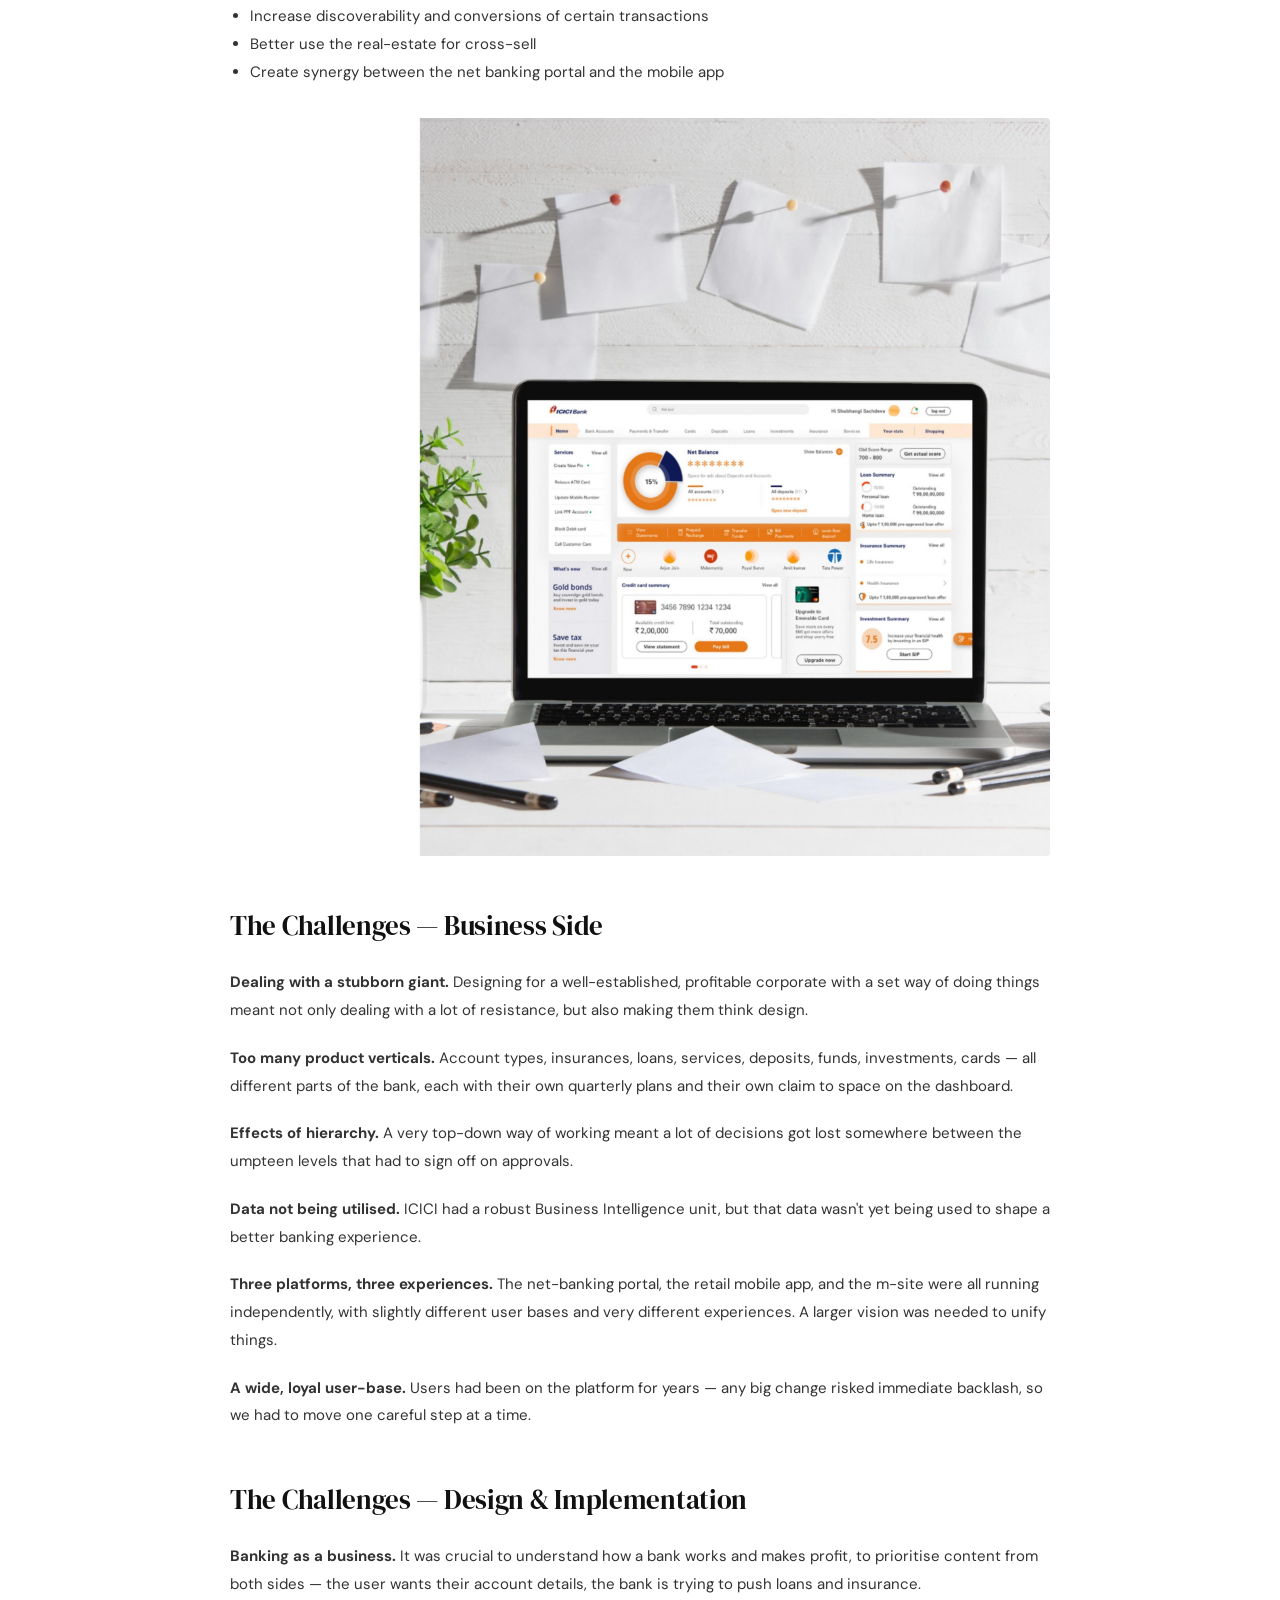
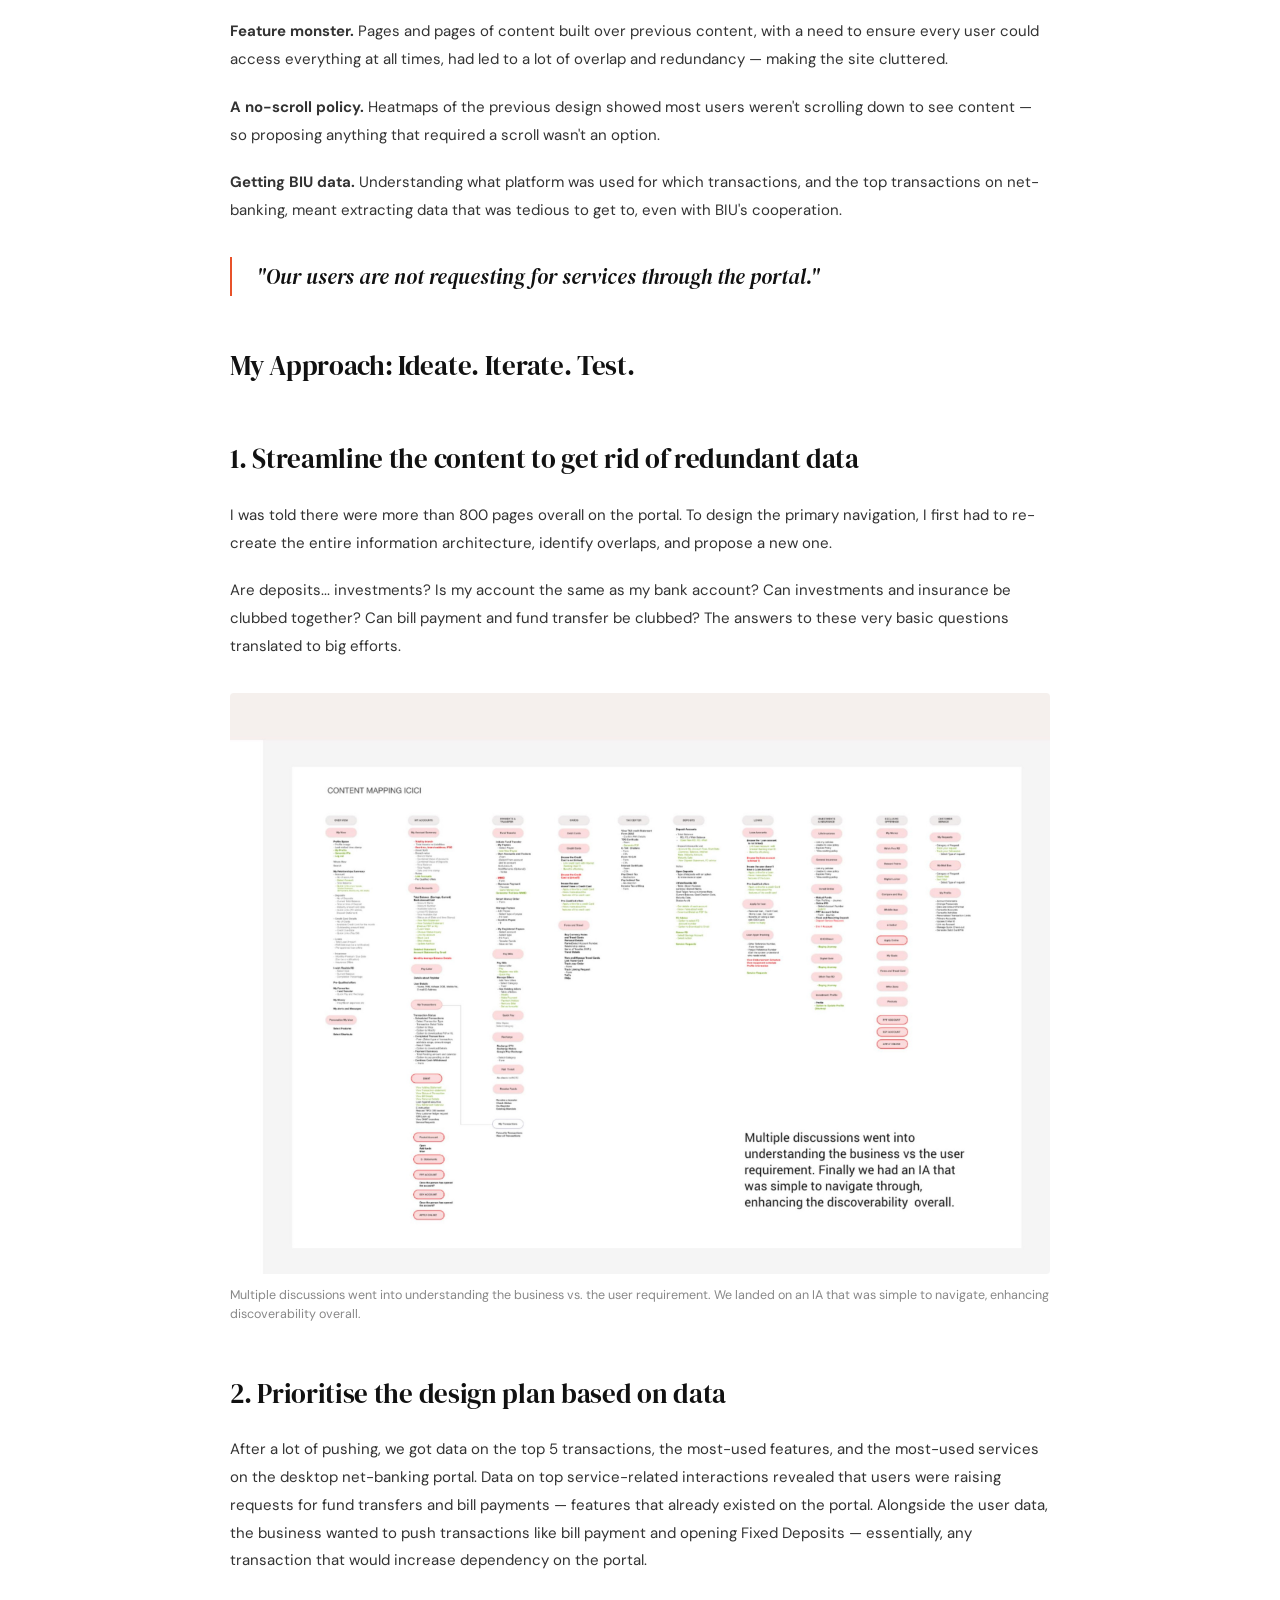
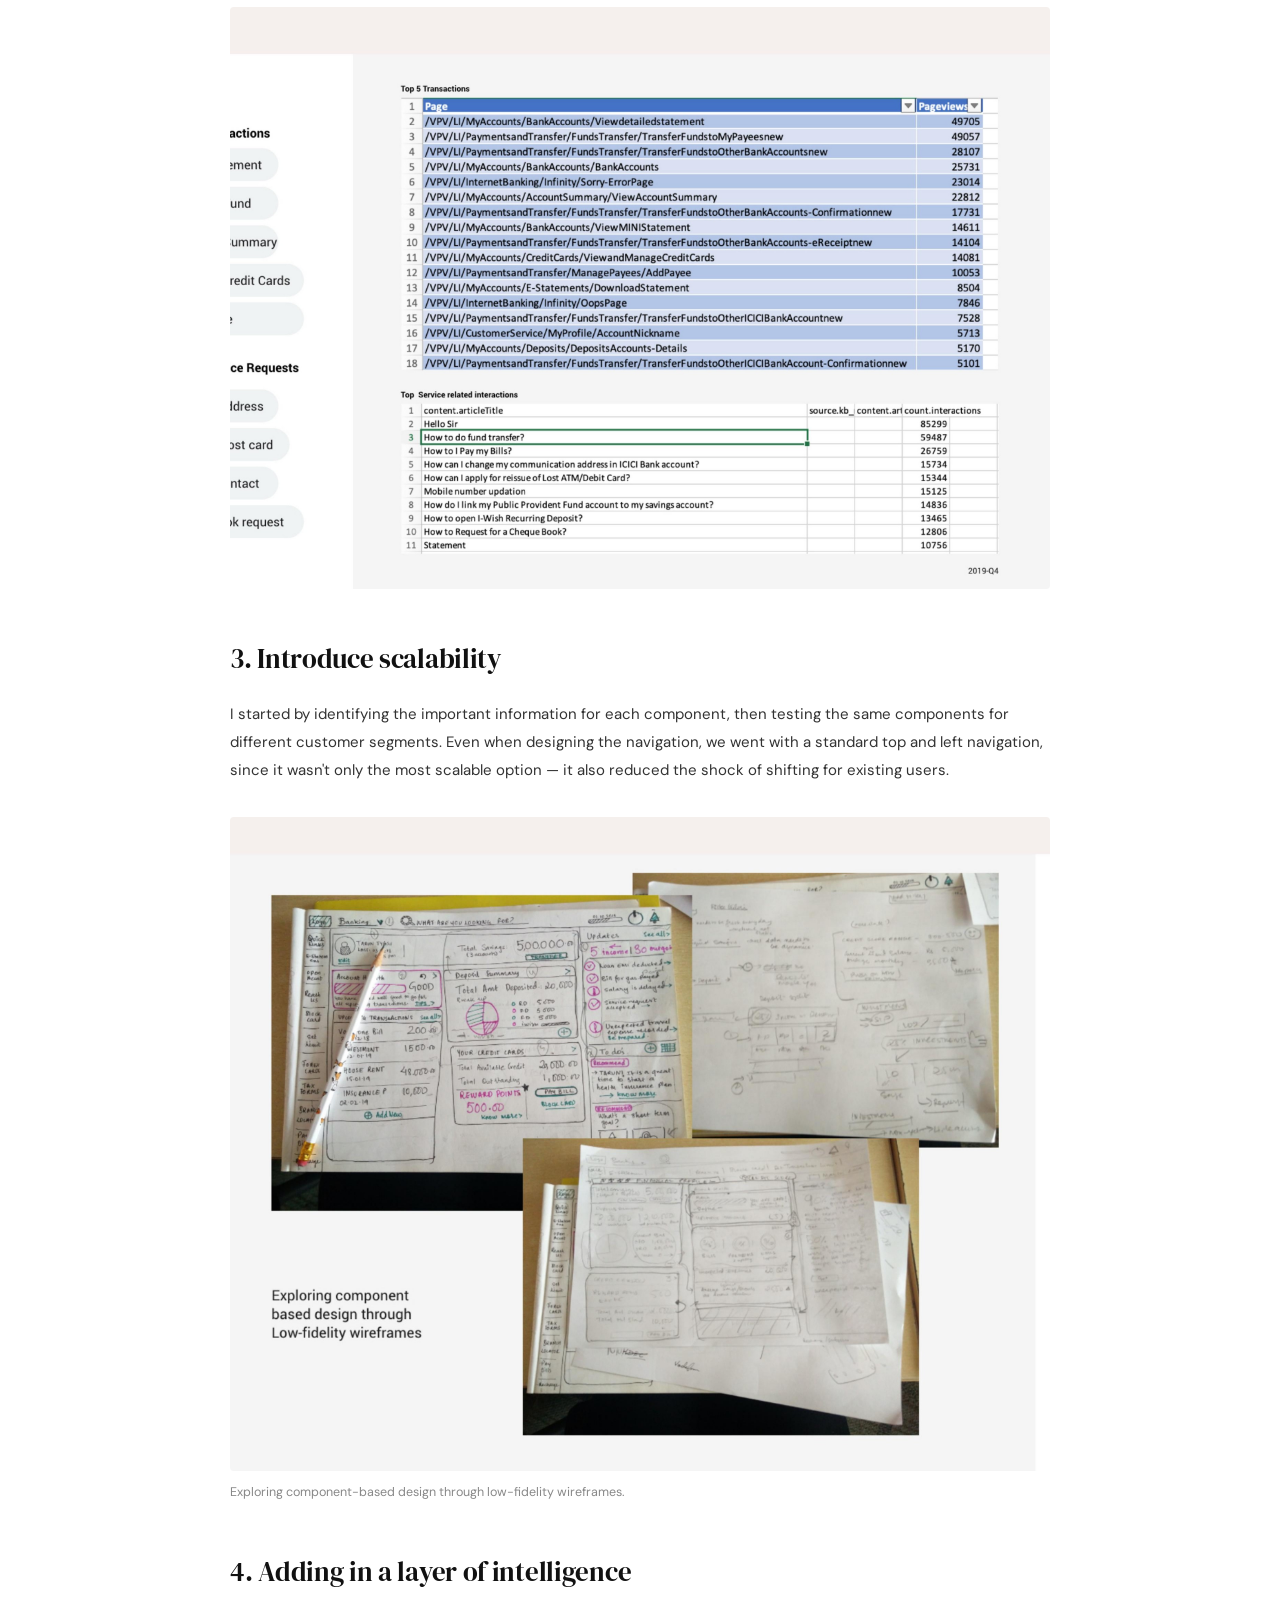
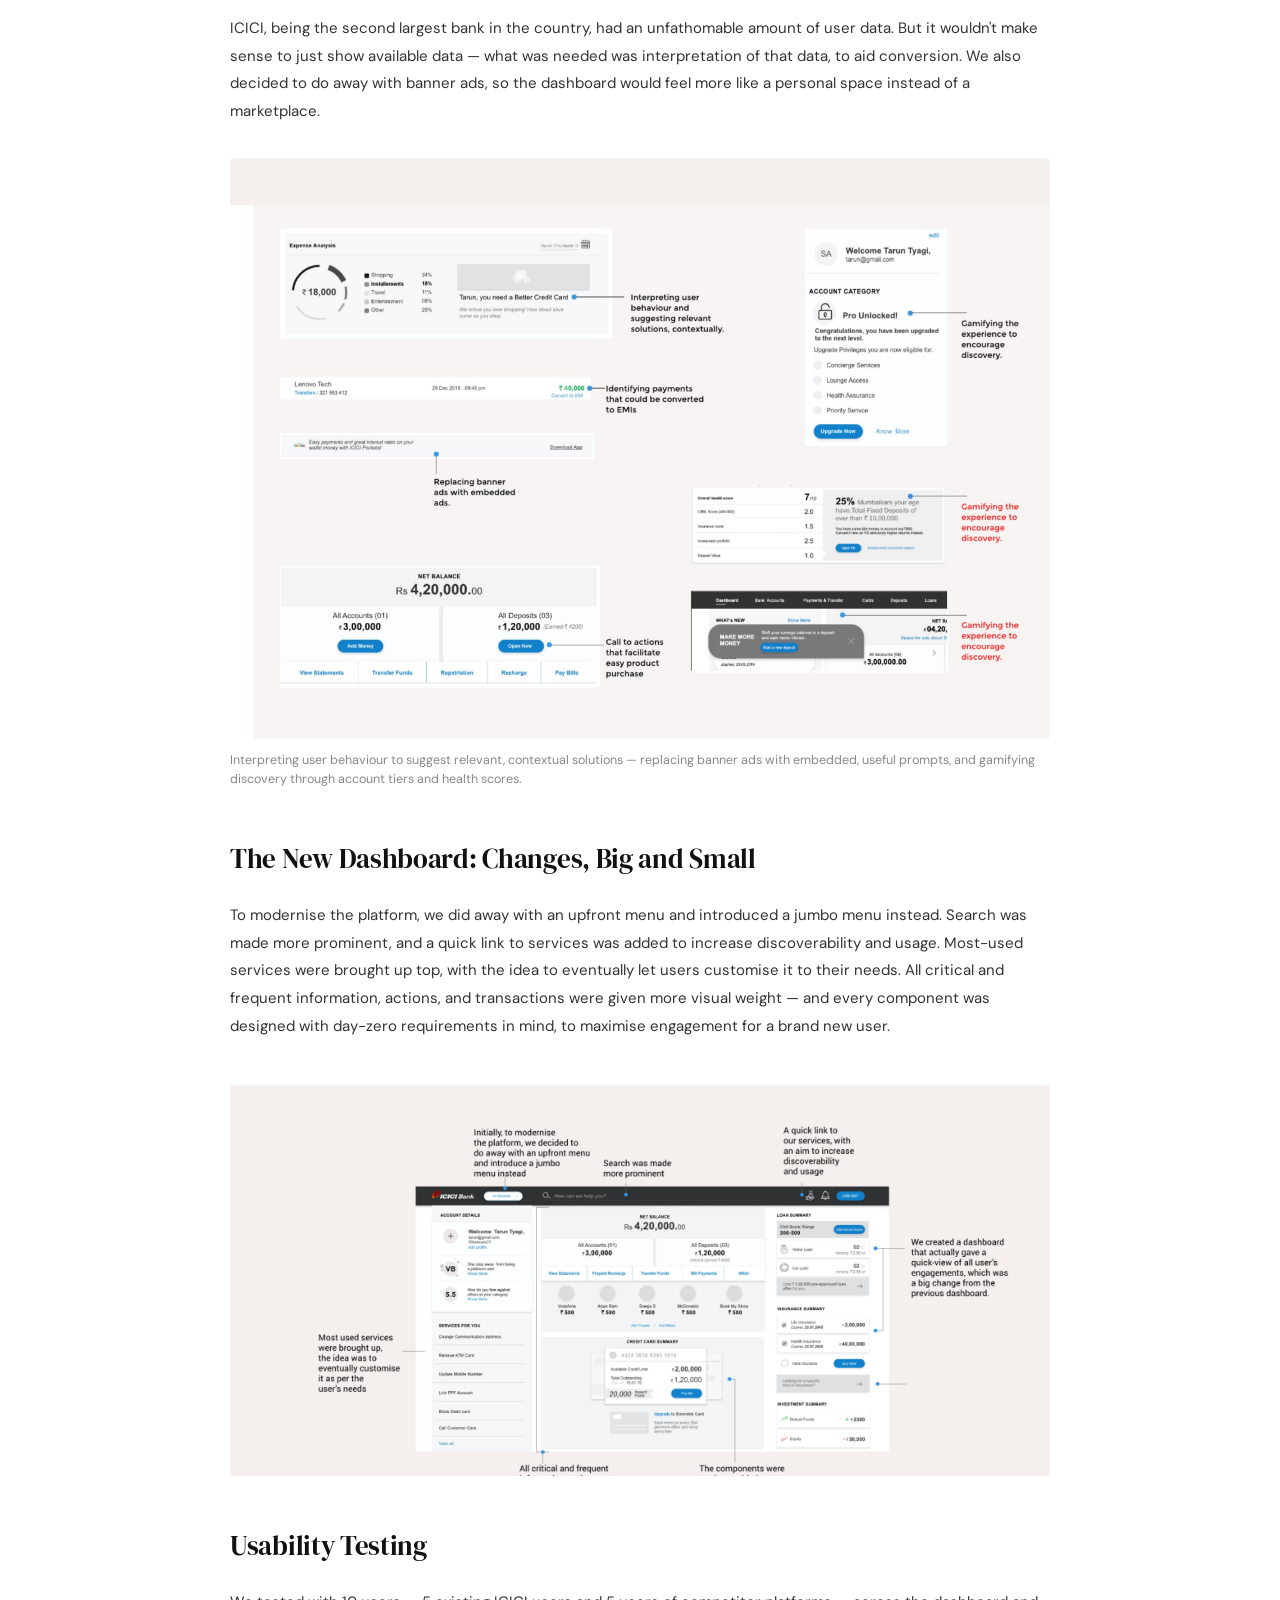
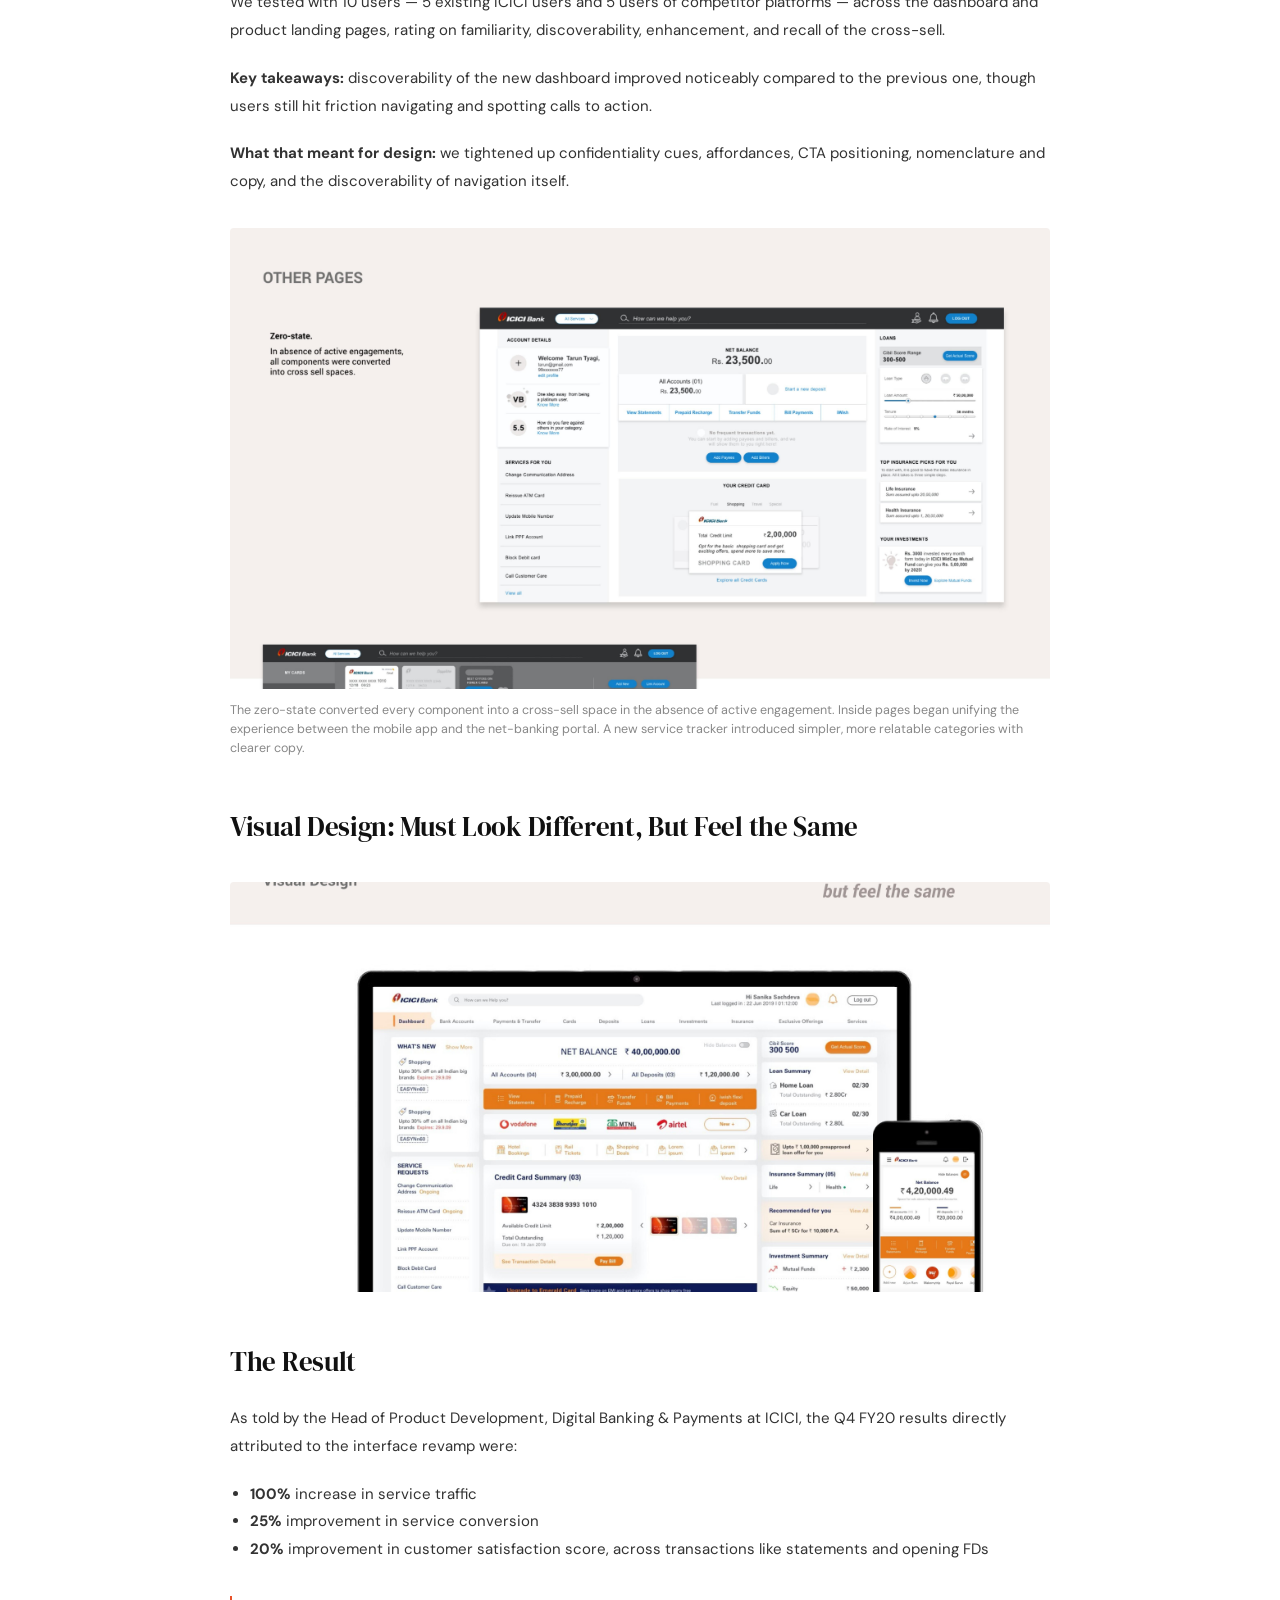
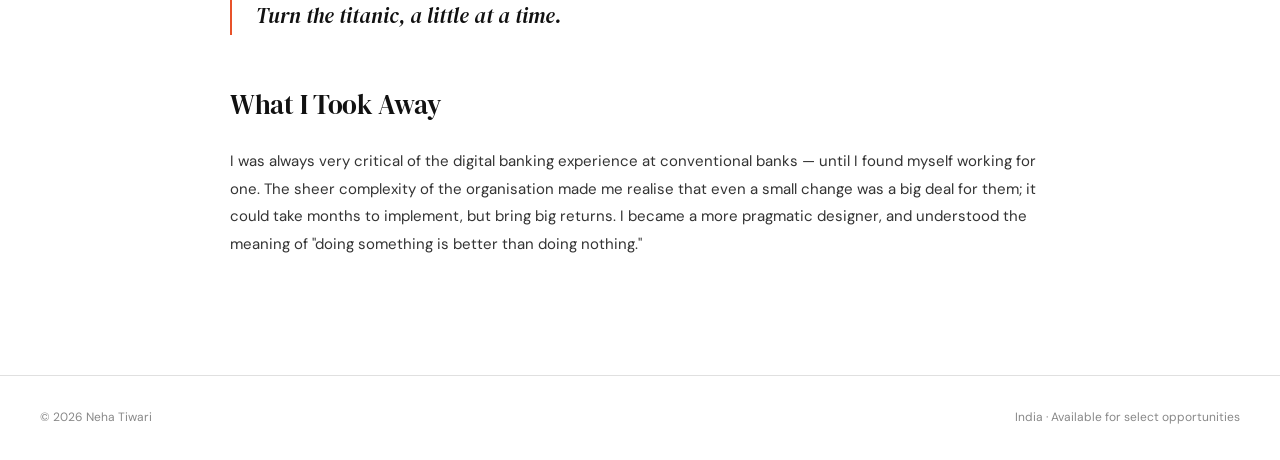
<file: icici.html>
<!DOCTYPE html>
<html lang="en">
<head>
  <meta charset="UTF-8" />
  <meta name="viewport" content="width=device-width, initial-scale=1.0" />
  <title>ICICI Bank — Net-Banking Portal Revamp | Neha Tiwari</title>
  <link rel="preconnect" href="https://fonts.googleapis.com" />
  <link rel="preconnect" href="https://fonts.gstatic.com" crossorigin />
  <link href="https://fonts.googleapis.com/css2?family=DM+Serif+Display:ital@0;1&family=DM+Sans:wght@300;400;500&display=swap" rel="stylesheet" />
  <link rel="stylesheet" href="style.css" />
</head>
<body>

  <!-- NAV -->
  <nav>
    <a class="nav-home" href="index.html" aria-label="Home">
      <svg class="basketball" viewBox="0 0 26 26" fill="none" xmlns="http://www.w3.org/2000/svg">
        <circle cx="13" cy="13" r="11.5" stroke="#e8522a" stroke-width="1.5" fill="none"/>
        <path d="M13 1.5 C13 1.5 13 24.5 13 24.5" stroke="#e8522a" stroke-width="1.2" stroke-linecap="round"/>
        <path d="M1.5 13 C1.5 13 24.5 13 24.5 13" stroke="#e8522a" stroke-width="1.2" stroke-linecap="round"/>
        <path d="M4.5 5.5 C8 10 8 16 4.5 20.5" stroke="#e8522a" stroke-width="1.2" fill="none" stroke-linecap="round"/>
        <path d="M21.5 5.5 C18 10 18 16 21.5 20.5" stroke="#e8522a" stroke-width="1.2" fill="none" stroke-linecap="round"/>
      </svg>
    </a>

    <ul class="nav-links">
      <li><a href="about.html">About</a></li>
      <li><a href="projects.html" class="active">Projects</a></li>
      <li><a href="blog.html">Blog</a></li>
      <li><a href="hustle.html">Side Hustle</a></li>
      <li><a href="contact.html">Contact</a></li>
    </ul>

    <button class="hamburger" onclick="document.getElementById('mobileMenu').classList.toggle('open')" aria-label="Menu">
      <span></span><span></span><span></span>
    </button>
  </nav>

  <div class="mobile-menu" id="mobileMenu">
    <a href="about.html">About</a>
    <a href="projects.html">Projects</a>
    <a href="blog.html">Blog</a>
    <a href="hustle.html">Side Hustle</a>
    <a href="contact.html">Contact</a>
  </div>

  <!-- CASE STUDY -->
  <div class="page">

    <div class="case-hero">
      <a class="case-nav-back" href="projects.html">← Back to projects</a>
      <div class="case-tag">Fintech · Net-Banking Redesign · India</div>
      <h1>Revamping net-banking for one of India's biggest banks — with me as their only UX resource</h1>
      <div class="case-meta">
        <div class="case-meta-item">
          <div class="label">Role</div>
          <div class="value">UX Designer</div>
        </div>
        <div class="case-meta-item">
          <div class="label">Team</div>
          <div class="value">UX Designer (me) + Senior Visual Designer</div>
        </div>
        <div class="case-meta-item">
          <div class="label">Duration</div>
          <div class="value">6 months</div>
        </div>
        <div class="case-meta-item">
          <div class="label">Methodology</div>
          <div class="value">Waterfall</div>
        </div>
      </div>
    </div>

    <div class="case-body">

      <img src="images/icici_01_doodle_intro.jpg" alt="Doodle: stakeholders asking for a net banking dashboard 'by tomorrow', met with a firm 'Umm, no'" />
      <figcaption>"We want a Net Banking Dashboard. Can you do one by tomorrow?" — "Umm. No."</figcaption>

      <p>One of the biggest banks in the country wanted to redesign their net-banking portal — with me as their only UX resource.</p>

      <h2>The Brief</h2>
      <p>ICICI Bank wanted to revamp its net banking portal for all customer segments, aiming to:</p>
      <ul>
        <li>Increase discoverability and conversions of certain transactions</li>
        <li>Better use the real-estate for cross-sell</li>
        <li>Create synergy between the net banking portal and the mobile app</li>
      </ul>

      <img src="images/icici_02_dashboard_photo.jpg" alt="Early product screenshot of the ICICI net banking dashboard" />

      <h2>The Challenges — Business Side</h2>
      <p><strong>Dealing with a stubborn giant.</strong> Designing for a well-established, profitable corporate with a set way of doing things meant not only dealing with a lot of resistance, but also making them think design.</p>
      <p><strong>Too many product verticals.</strong> Account types, insurances, loans, services, deposits, funds, investments, cards — all different parts of the bank, each with their own quarterly plans and their own claim to space on the dashboard.</p>
      <p><strong>Effects of hierarchy.</strong> A very top-down way of working meant a lot of decisions got lost somewhere between the umpteen levels that had to sign off on approvals.</p>
      <p><strong>Data not being utilised.</strong> ICICI had a robust Business Intelligence unit, but that data wasn't yet being used to shape a better banking experience.</p>
      <p><strong>Three platforms, three experiences.</strong> The net-banking portal, the retail mobile app, and the m-site were all running independently, with slightly different user bases and very different experiences. A larger vision was needed to unify things.</p>
      <p><strong>A wide, loyal user-base.</strong> Users had been on the platform for years — any big change risked immediate backlash, so we had to move one careful step at a time.</p>

      <h2>The Challenges — Design & Implementation</h2>
      <p><strong>Banking as a business.</strong> It was crucial to understand how a bank works and makes profit, to prioritise content from both sides — the user wants their account details, the bank is trying to push loans and insurance.</p>
      <p><strong>Feature monster.</strong> Pages and pages of content built over previous content, with a need to ensure every user could access everything at all times, had led to a lot of overlap and redundancy — making the site cluttered.</p>
      <p><strong>A no-scroll policy.</strong> Heatmaps of the previous design showed most users weren't scrolling down to see content — so proposing anything that required a scroll wasn't an option.</p>
      <p><strong>Getting BIU data.</strong> Understanding what platform was used for which transactions, and the top transactions on net-banking, meant extracting data that was tedious to get to, even with BIU's cooperation.</p>

      <blockquote>"Our users are not requesting for services through the portal."</blockquote>

      <h2>My Approach: Ideate. Iterate. Test.</h2>

      <h2>1. Streamline the content to get rid of redundant data</h2>
      <p>I was told there were more than 800 pages overall on the portal. To design the primary navigation, I first had to re-create the entire information architecture, identify overlaps, and propose a new one.</p>
      <p>Are deposits... investments? Is my account the same as my bank account? Can investments and insurance be clubbed together? Can bill payment and fund transfer be clubbed? The answers to these very basic questions translated to big efforts.</p>

      <img src="images/icici_03_content_mapping.jpg" alt="Content mapping diagram showing the reorganized information architecture for ICICI's net banking portal" />
      <figcaption>Multiple discussions went into understanding the business vs. the user requirement. We landed on an IA that was simple to navigate, enhancing discoverability overall.</figcaption>

      <h2>2. Prioritise the design plan based on data</h2>
      <p>After a lot of pushing, we got data on the top 5 transactions, the most-used features, and the most-used services on the desktop net-banking portal. Data on top service-related interactions revealed that users were raising requests for fund transfers and bill payments — features that already existed on the portal. Alongside the user data, the business wanted to push transactions like bill payment and opening Fixed Deposits — essentially, any transaction that would increase dependency on the portal.</p>

      <img src="images/icici_04_data_tables.jpg" alt="Data tables showing top 5 transactions and top service-related interactions on the ICICI net banking portal" />

      <h2>3. Introduce scalability</h2>
      <p>I started by identifying the important information for each component, then testing the same components for different customer segments. Even when designing the navigation, we went with a standard top and left navigation, since it wasn't only the most scalable option — it also reduced the shock of shifting for existing users.</p>

      <img src="images/icici_05_lowfi_wireframes.jpg" alt="Low-fidelity hand-drawn wireframes exploring component-based design" />
      <figcaption>Exploring component-based design through low-fidelity wireframes.</figcaption>

      <h2>4. Adding in a layer of intelligence</h2>
      <p>ICICI, being the second largest bank in the country, had an unfathomable amount of user data. But it wouldn't make sense to just show available data — what was needed was interpretation of that data, to aid conversion. We also decided to do away with banner ads, so the dashboard would feel more like a personal space instead of a marketplace.</p>

      <img src="images/icici_06_intelligence_mockups.jpg" alt="Dashboard mockups showing personalized suggestions, gamified account tiers, and contextual calls to action" />
      <figcaption>Interpreting user behaviour to suggest relevant, contextual solutions — replacing banner ads with embedded, useful prompts, and gamifying discovery through account tiers and health scores.</figcaption>

      <h2>The New Dashboard: Changes, Big and Small</h2>
      <p>To modernise the platform, we did away with an upfront menu and introduced a jumbo menu instead. Search was made more prominent, and a quick link to services was added to increase discoverability and usage. Most-used services were brought up top, with the idea to eventually let users customise it to their needs. All critical and frequent information, actions, and transactions were given more visual weight — and every component was designed with day-zero requirements in mind, to maximise engagement for a brand new user.</p>

      <img src="images/icici_07_new_dashboard.jpg" alt="The final redesigned ICICI net banking dashboard" />

      <h2>Usability Testing</h2>
      <p>We tested with 10 users — 5 existing ICICI users and 5 users of competitor platforms — across the dashboard and product landing pages, rating on familiarity, discoverability, enhancement, and recall of the cross-sell.</p>
      <p><strong>Key takeaways:</strong> discoverability of the new dashboard improved noticeably compared to the previous one, though users still hit friction navigating and spotting calls to action.</p>
      <p><strong>What that meant for design:</strong> we tightened up confidentiality cues, affordances, CTA positioning, nomenclature and copy, and the discoverability of navigation itself.</p>

      <img src="images/icici_08_other_pages.jpg" alt="Other redesigned pages: zero-state, inside pages, and the service request tracker" />
      <figcaption>The zero-state converted every component into a cross-sell space in the absence of active engagement. Inside pages began unifying the experience between the mobile app and the net-banking portal. A new service tracker introduced simpler, more relatable categories with clearer copy.</figcaption>

      <h2>Visual Design: Must Look Different, But Feel the Same</h2>
      <img src="images/icici_09_visual_design_final.jpg" alt="Final visual design of the ICICI dashboard across desktop and mobile" />

      <h2>The Result</h2>
      <p>As told by the Head of Product Development, Digital Banking & Payments at ICICI, the Q4 FY20 results directly attributed to the interface revamp were:</p>
      <ul>
        <li><strong>100%</strong> increase in service traffic</li>
        <li><strong>25%</strong> improvement in service conversion</li>
        <li><strong>20%</strong> improvement in customer satisfaction score, across transactions like statements and opening FDs</li>
      </ul>
      <blockquote>Turn the titanic, a little at a time.</blockquote>

      <h2>What I Took Away</h2>
      <p>I was always very critical of the digital banking experience at conventional banks — until I found myself working for one. The sheer complexity of the organisation made me realise that even a small change was a big deal for them; it could take months to implement, but bring big returns. I became a more pragmatic designer, and understood the meaning of "doing something is better than doing nothing."</p>

    </div>
  </div>

  <footer>
    <span>© 2026 Neha Tiwari</span>
    <span>India · Available for select opportunities</span>
  </footer>

</body>
</html>
</file>
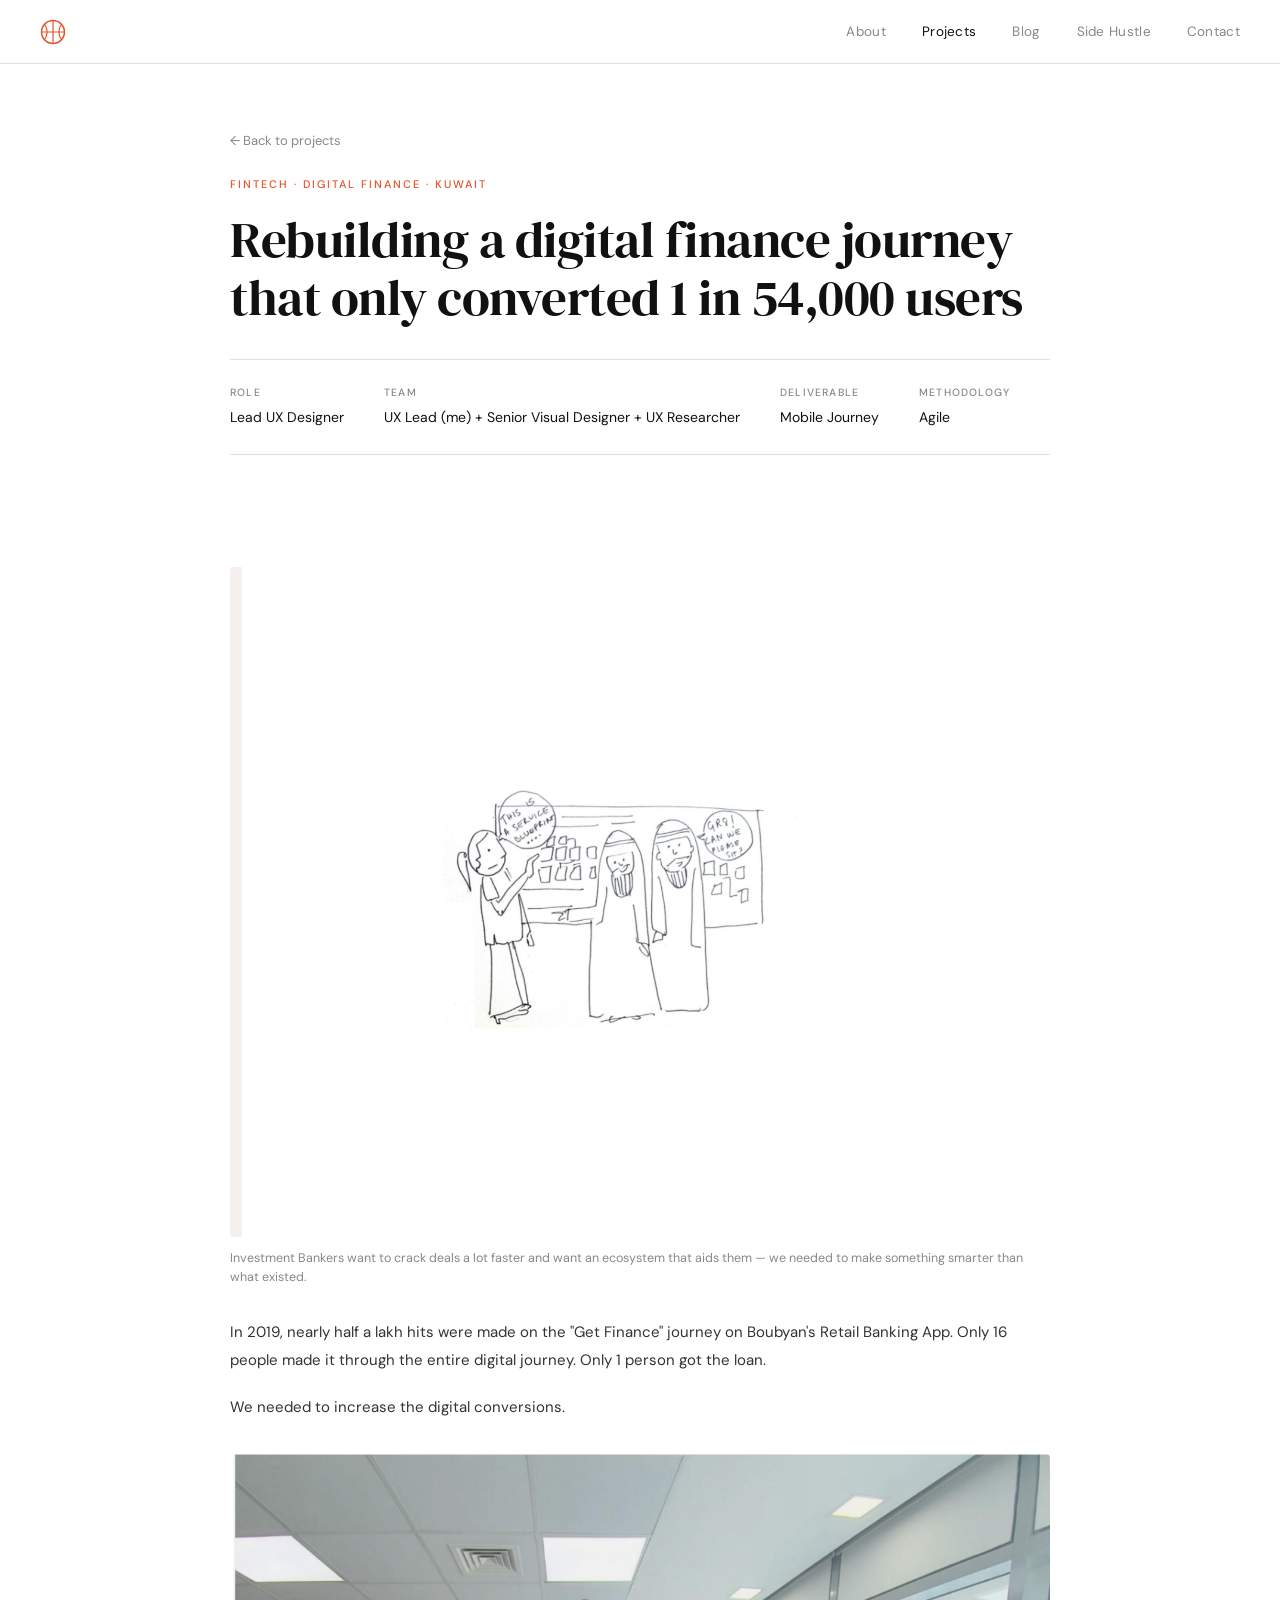
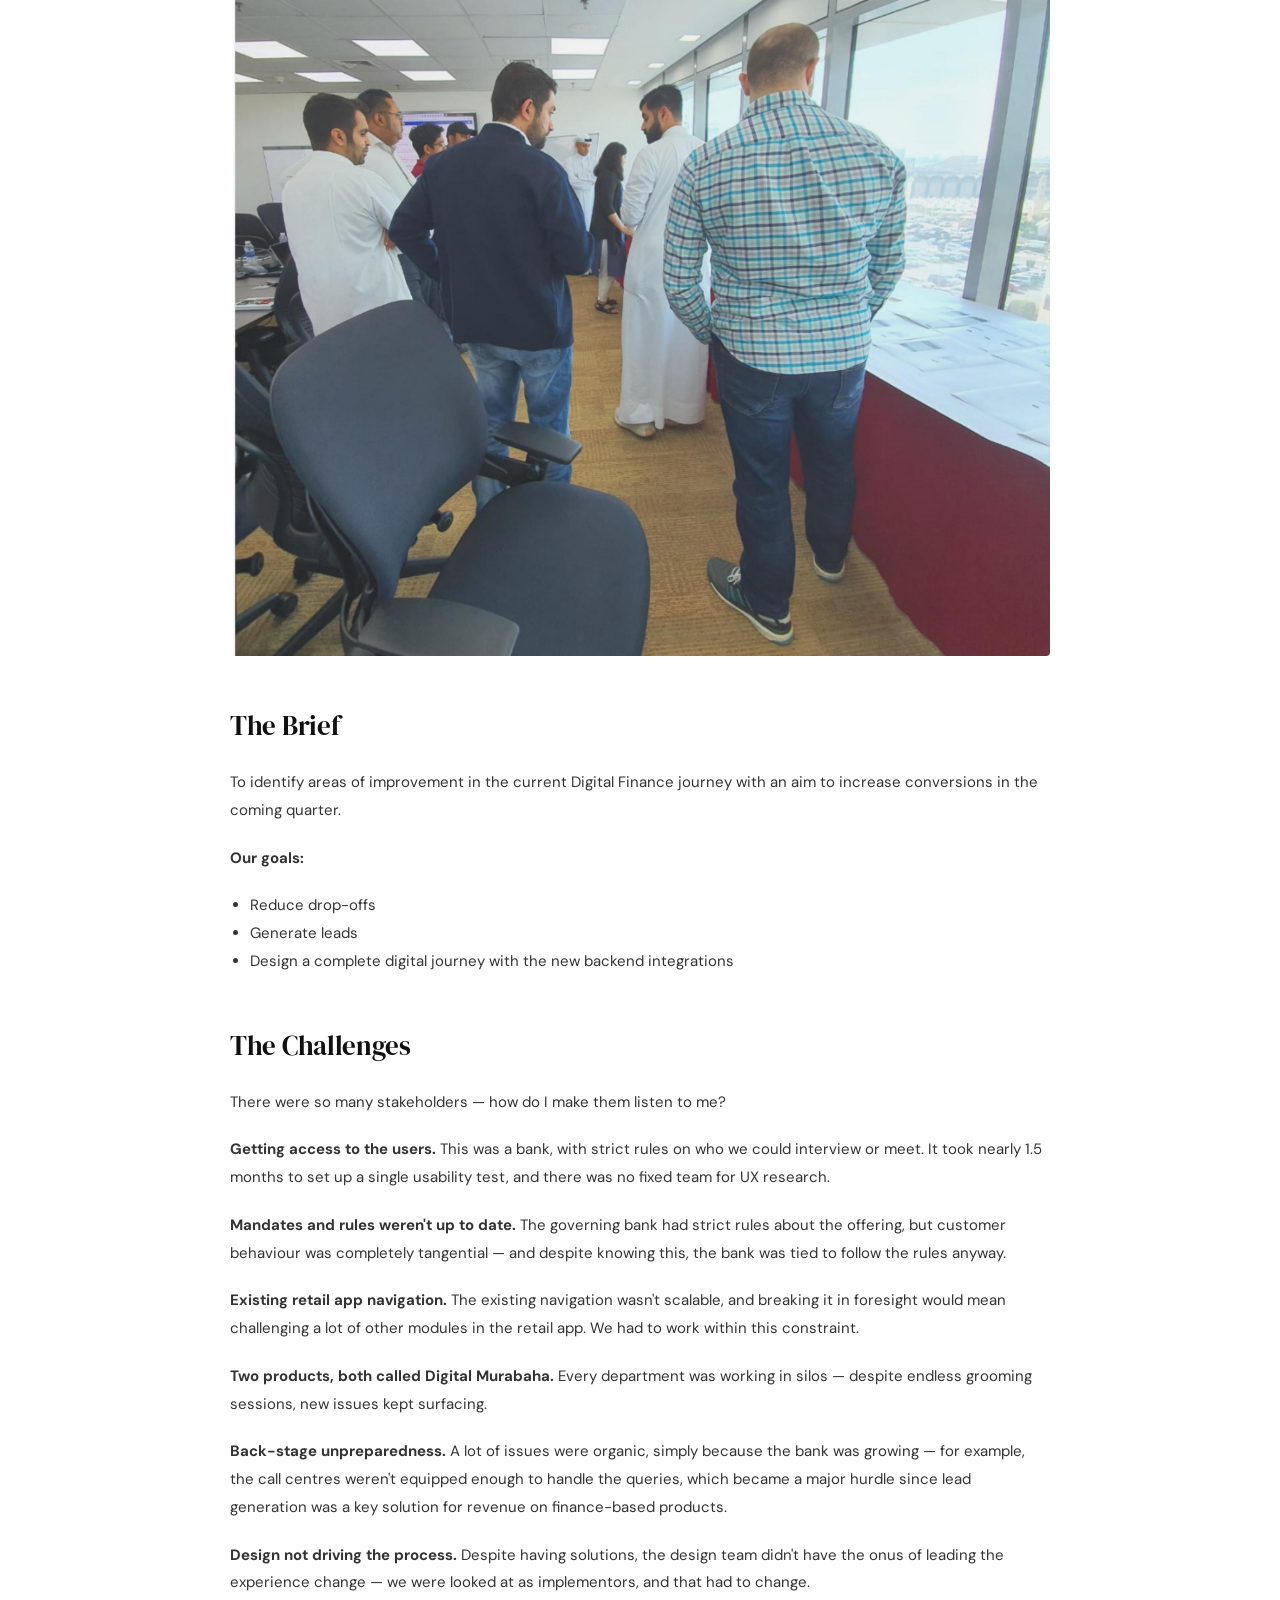
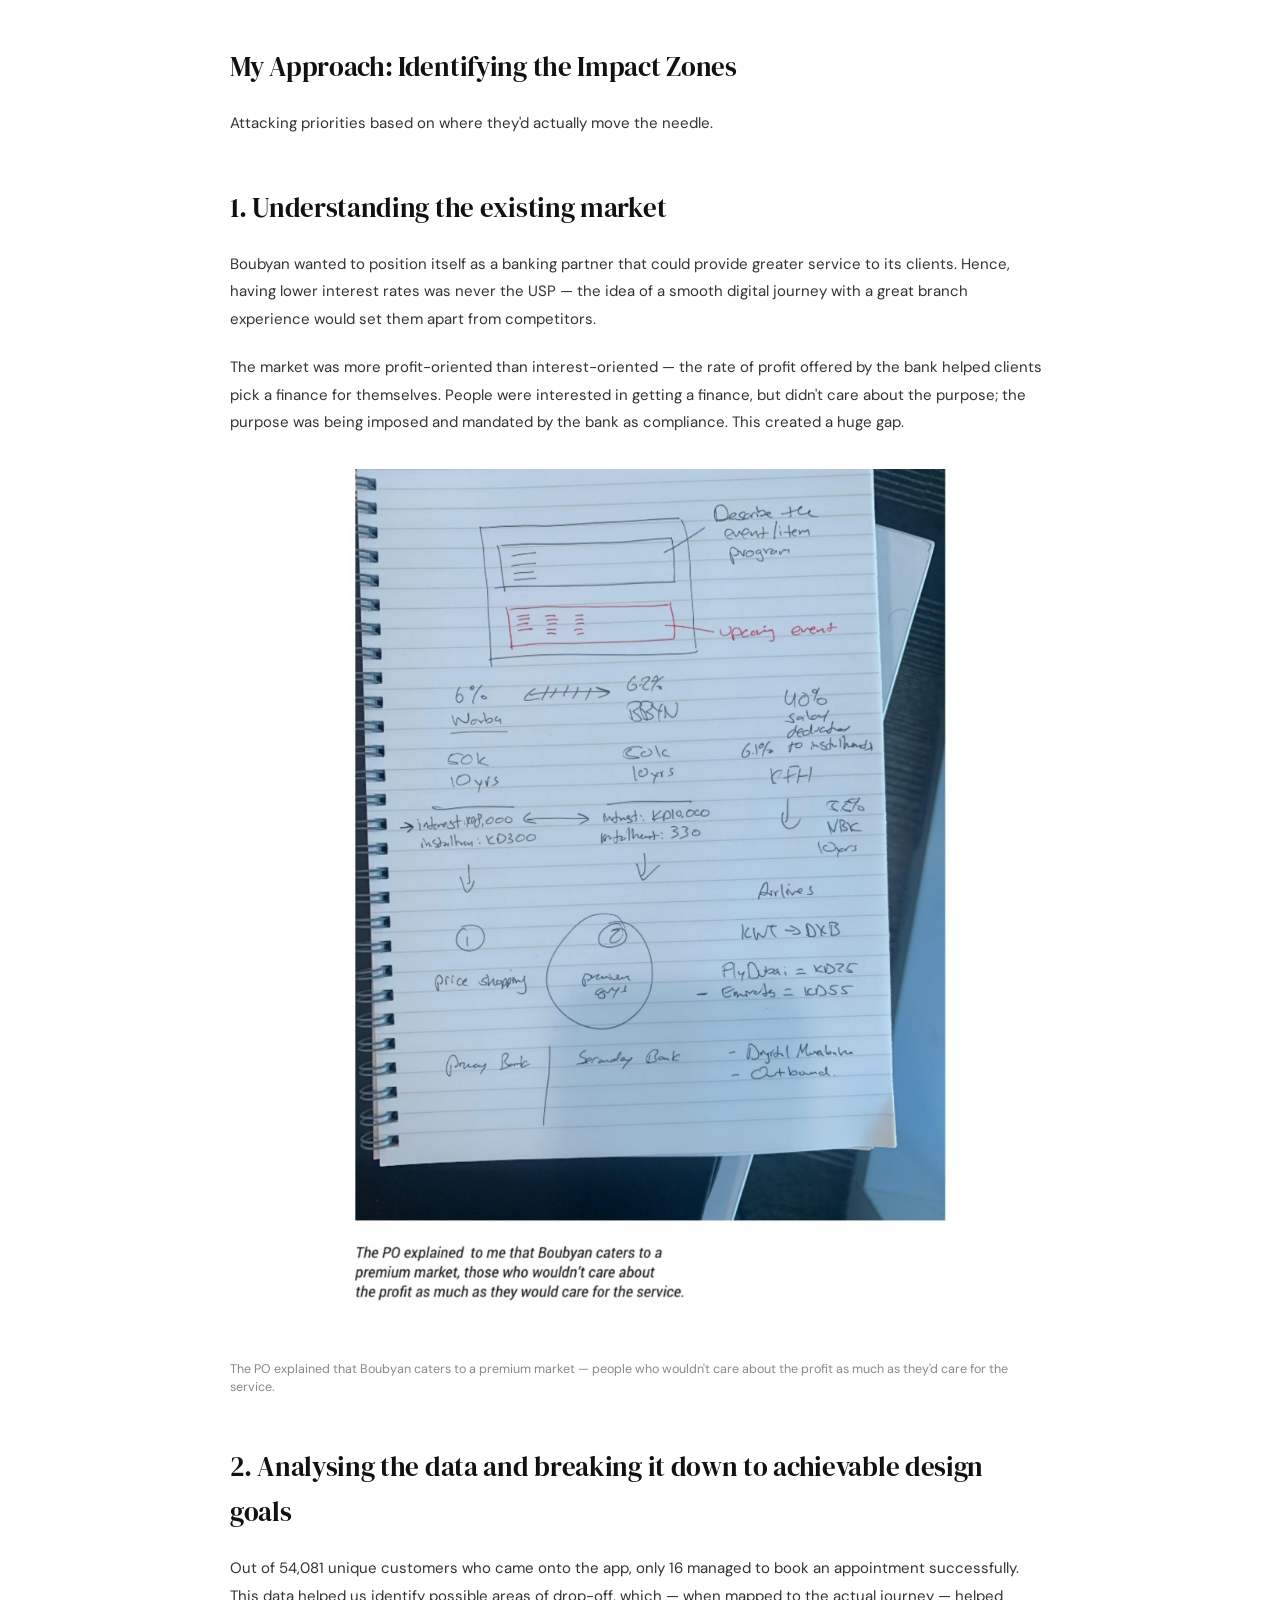
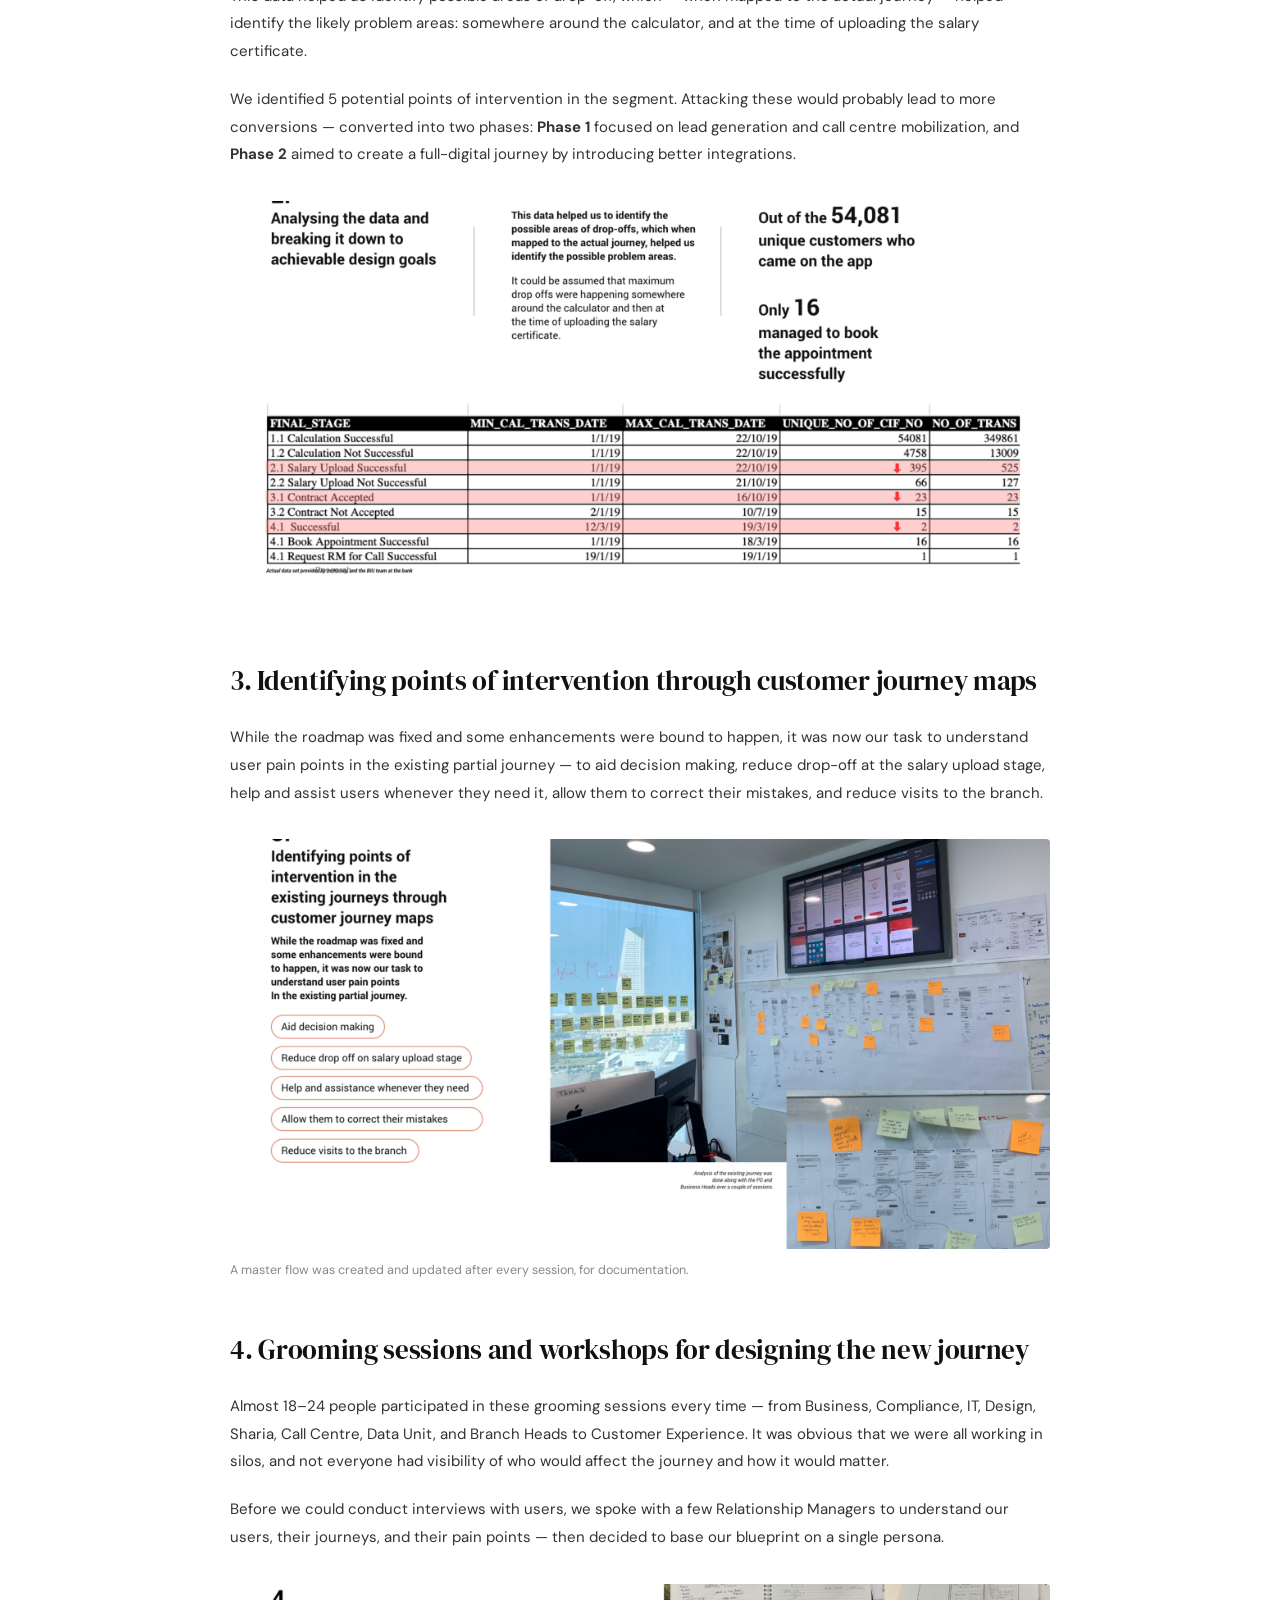
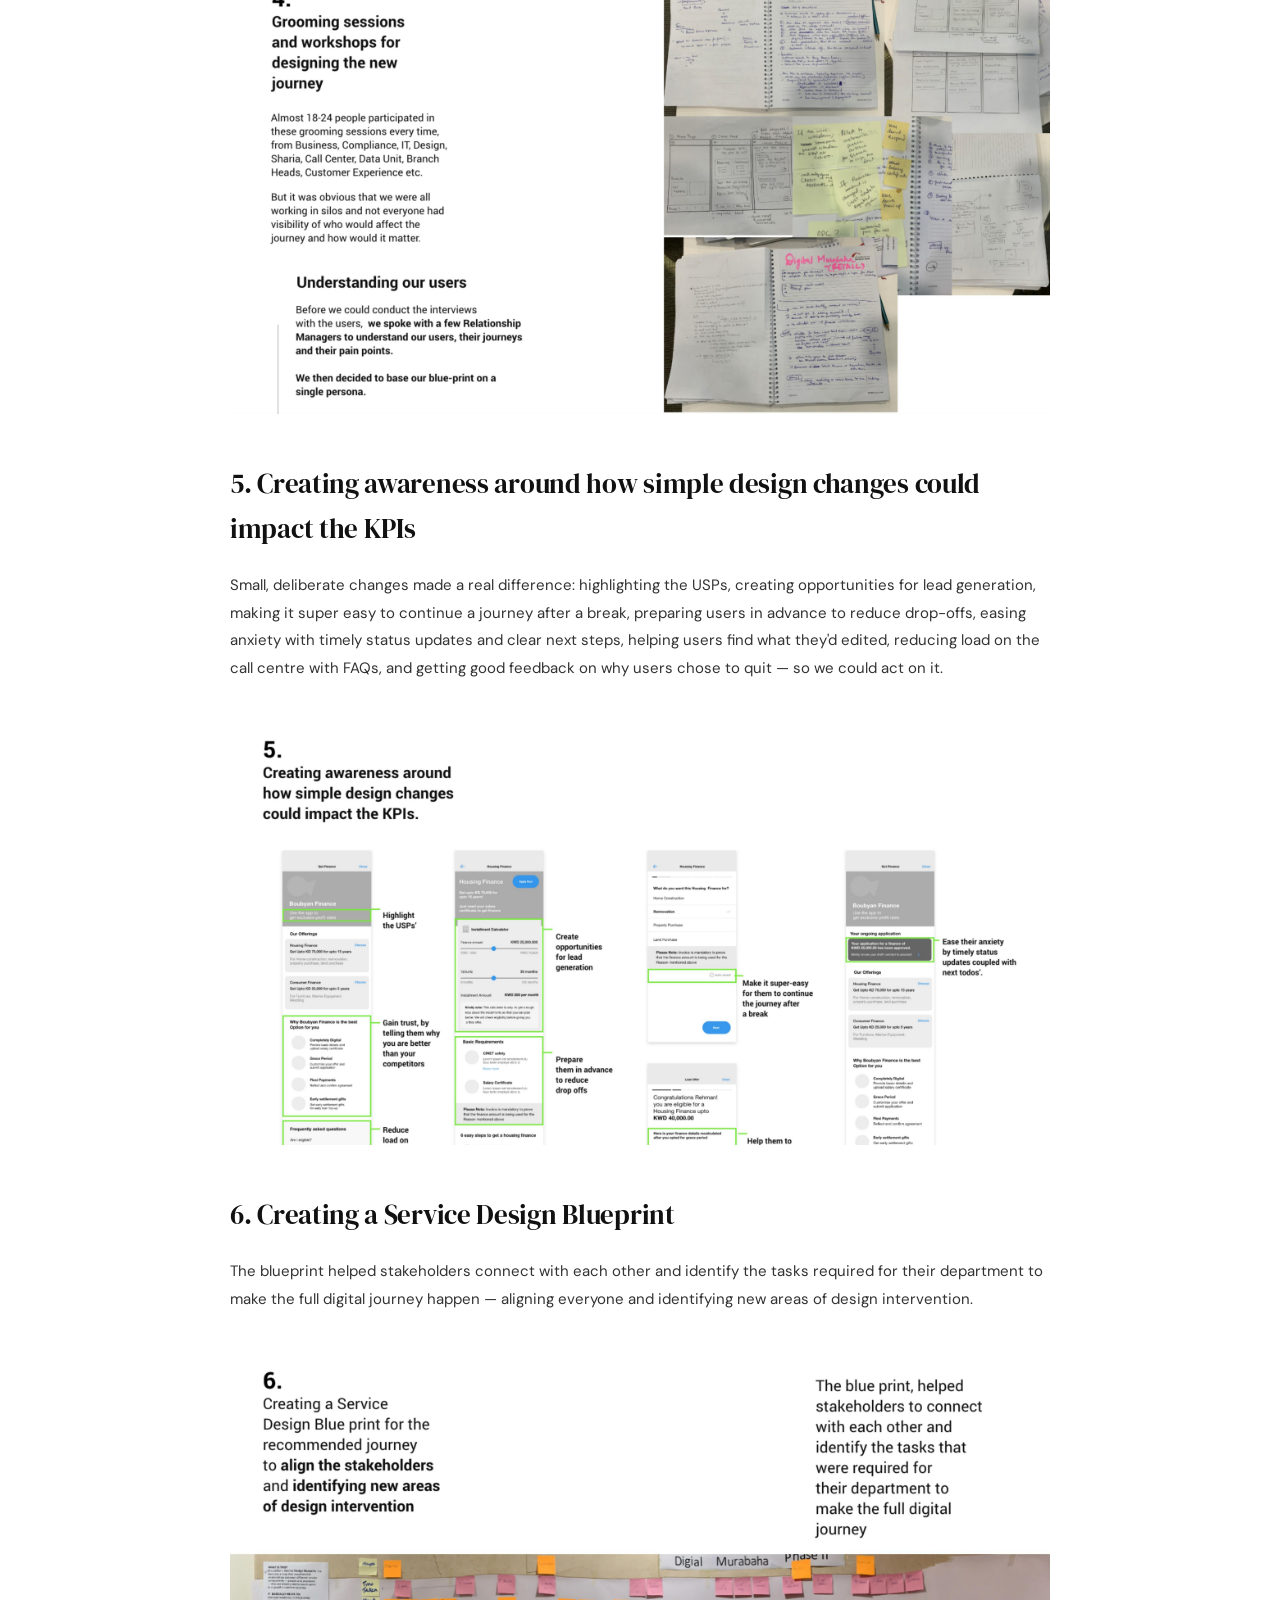
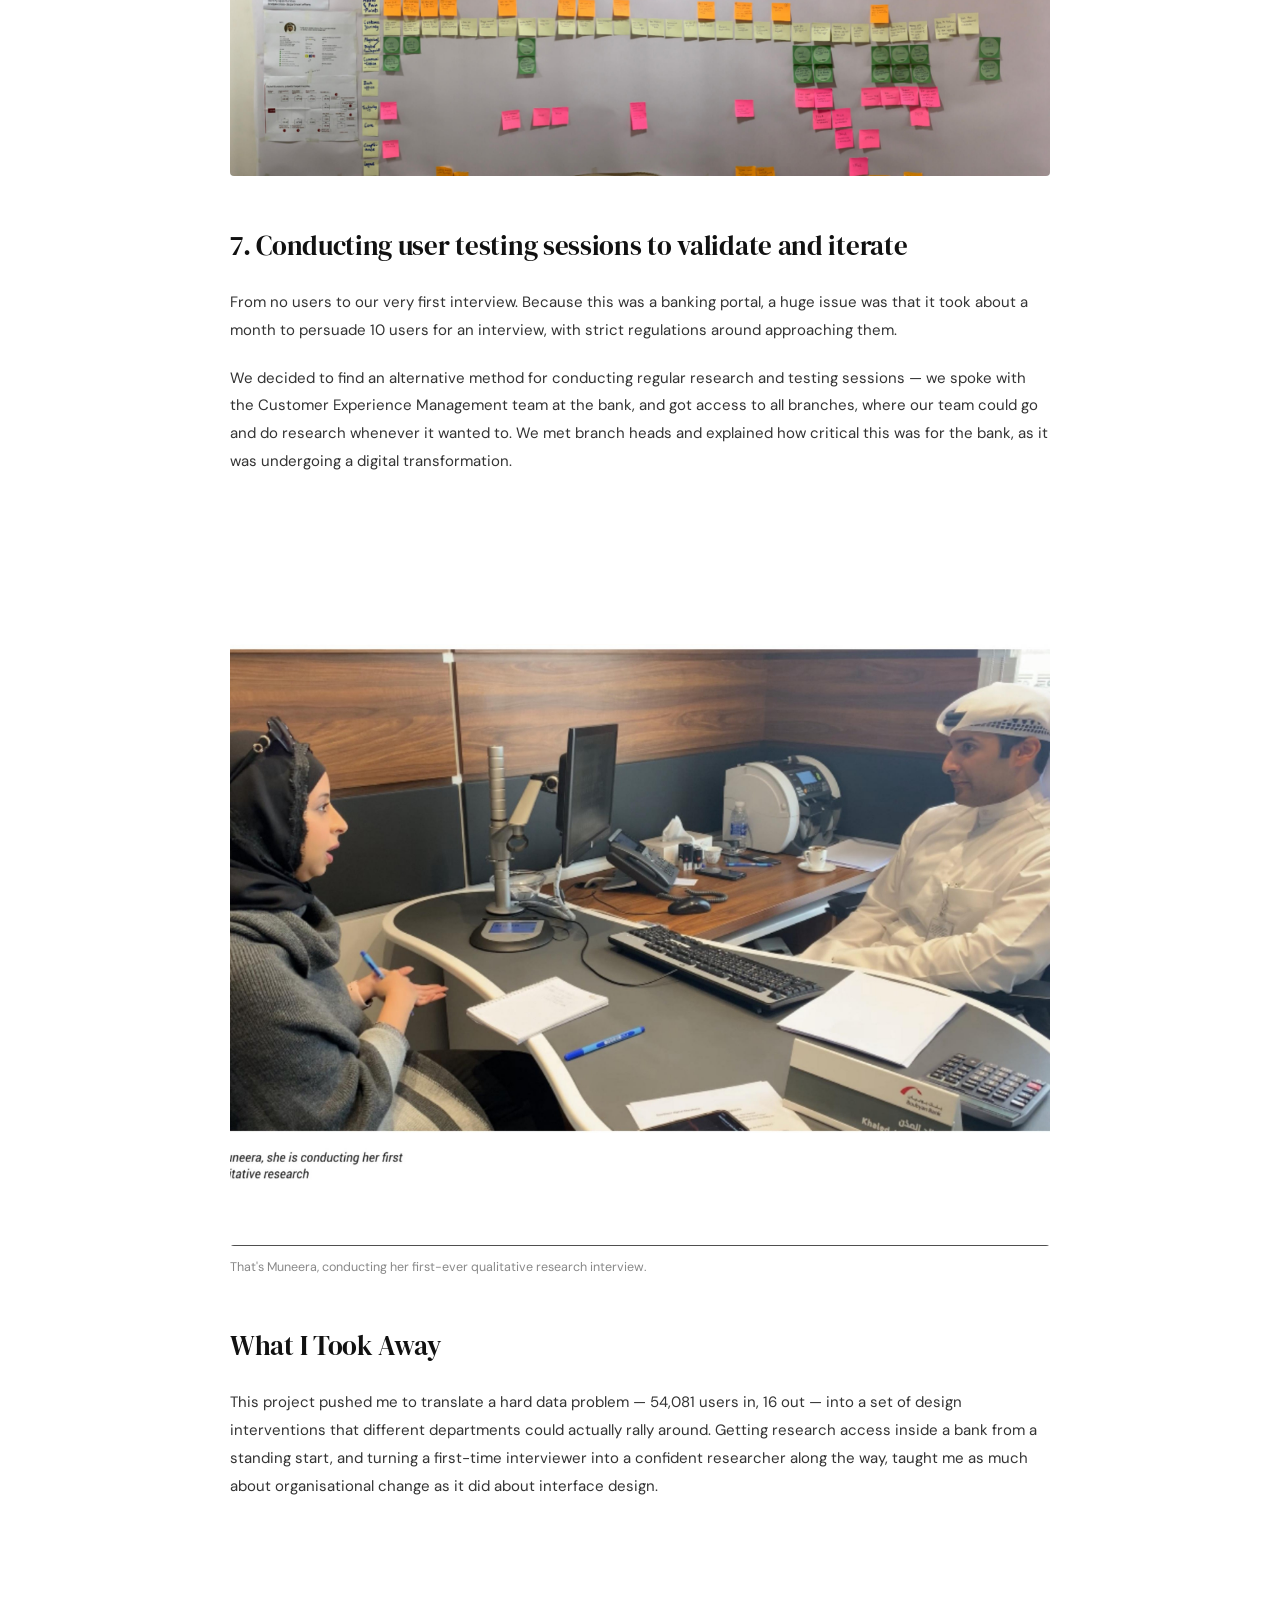
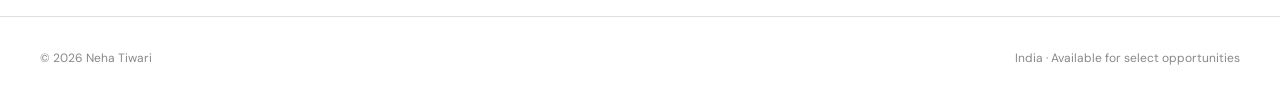
<file: murabaha.html>
<!DOCTYPE html>
<html lang="en">
<head>
  <meta charset="UTF-8" />
  <meta name="viewport" content="width=device-width, initial-scale=1.0" />
  <title>Digital Murabaha — Boubyan Bank | Neha Tiwari</title>
  <link rel="preconnect" href="https://fonts.googleapis.com" />
  <link rel="preconnect" href="https://fonts.gstatic.com" crossorigin />
  <link href="https://fonts.googleapis.com/css2?family=DM+Serif+Display:ital@0;1&family=DM+Sans:wght@300;400;500&display=swap" rel="stylesheet" />
  <link rel="stylesheet" href="style.css" />
</head>
<body>

  <!-- NAV -->
  <nav>
    <a class="nav-home" href="index.html" aria-label="Home">
      <svg class="basketball" viewBox="0 0 26 26" fill="none" xmlns="http://www.w3.org/2000/svg">
        <circle cx="13" cy="13" r="11.5" stroke="#e8522a" stroke-width="1.5" fill="none"/>
        <path d="M13 1.5 C13 1.5 13 24.5 13 24.5" stroke="#e8522a" stroke-width="1.2" stroke-linecap="round"/>
        <path d="M1.5 13 C1.5 13 24.5 13 24.5 13" stroke="#e8522a" stroke-width="1.2" stroke-linecap="round"/>
        <path d="M4.5 5.5 C8 10 8 16 4.5 20.5" stroke="#e8522a" stroke-width="1.2" fill="none" stroke-linecap="round"/>
        <path d="M21.5 5.5 C18 10 18 16 21.5 20.5" stroke="#e8522a" stroke-width="1.2" fill="none" stroke-linecap="round"/>
      </svg>
    </a>

    <ul class="nav-links">
      <li><a href="about.html">About</a></li>
      <li><a href="projects.html" class="active">Projects</a></li>
      <li><a href="blog.html">Blog</a></li>
      <li><a href="hustle.html">Side Hustle</a></li>
      <li><a href="contact.html">Contact</a></li>
    </ul>

    <button class="hamburger" onclick="document.getElementById('mobileMenu').classList.toggle('open')" aria-label="Menu">
      <span></span><span></span><span></span>
    </button>
  </nav>

  <div class="mobile-menu" id="mobileMenu">
    <a href="about.html">About</a>
    <a href="projects.html">Projects</a>
    <a href="blog.html">Blog</a>
    <a href="hustle.html">Side Hustle</a>
    <a href="contact.html">Contact</a>
  </div>

  <!-- CASE STUDY -->
  <div class="page">

    <div class="case-hero">
      <a class="case-nav-back" href="projects.html">← Back to projects</a>
      <div class="case-tag">Fintech · Digital Finance · Kuwait</div>
      <h1>Rebuilding a digital finance journey that only converted 1 in 54,000 users</h1>
      <div class="case-meta">
        <div class="case-meta-item">
          <div class="label">Role</div>
          <div class="value">Lead UX Designer</div>
        </div>
        <div class="case-meta-item">
          <div class="label">Team</div>
          <div class="value">UX Lead (me) + Senior Visual Designer + UX Researcher</div>
        </div>
        <div class="case-meta-item">
          <div class="label">Deliverable</div>
          <div class="value">Mobile Journey</div>
        </div>
        <div class="case-meta-item">
          <div class="label">Methodology</div>
          <div class="value">Agile</div>
        </div>
      </div>
    </div>

    <div class="case-body">

      <img src="images/murabaha_01_doodle_intro.jpg" alt="Doodle of two people pointing at a wall of sticky notes labeled 'This is a service blueprint', with another person asking to sit down" />
      <figcaption>Investment Bankers want to crack deals a lot faster and want an ecosystem that aids them — we needed to make something smarter than what existed.</figcaption>

      <p>In 2019, nearly half a lakh hits were made on the "Get Finance" journey on Boubyan's Retail Banking App. Only 16 people made it through the entire digital journey. Only 1 person got the loan.</p>
      <p>We needed to increase the digital conversions.</p>

      <img src="images/murabaha_02_team_photo.jpg" alt="Team working together in the office, reviewing screens and printed documents" />

      <h2>The Brief</h2>
      <p>To identify areas of improvement in the current Digital Finance journey with an aim to increase conversions in the coming quarter.</p>
      <p><strong>Our goals:</strong></p>
      <ul>
        <li>Reduce drop-offs</li>
        <li>Generate leads</li>
        <li>Design a complete digital journey with the new backend integrations</li>
      </ul>

      <h2>The Challenges</h2>
      <p>There were so many stakeholders — how do I make them listen to me?</p>
      <p><strong>Getting access to the users.</strong> This was a bank, with strict rules on who we could interview or meet. It took nearly 1.5 months to set up a single usability test, and there was no fixed team for UX research.</p>
      <p><strong>Mandates and rules weren't up to date.</strong> The governing bank had strict rules about the offering, but customer behaviour was completely tangential — and despite knowing this, the bank was tied to follow the rules anyway.</p>
      <p><strong>Existing retail app navigation.</strong> The existing navigation wasn't scalable, and breaking it in foresight would mean challenging a lot of other modules in the retail app. We had to work within this constraint.</p>
      <p><strong>Two products, both called Digital Murabaha.</strong> Every department was working in silos — despite endless grooming sessions, new issues kept surfacing.</p>
      <p><strong>Back-stage unpreparedness.</strong> A lot of issues were organic, simply because the bank was growing — for example, the call centres weren't equipped enough to handle the queries, which became a major hurdle since lead generation was a key solution for revenue on finance-based products.</p>
      <p><strong>Design not driving the process.</strong> Despite having solutions, the design team didn't have the onus of leading the experience change — we were looked at as implementors, and that had to change.</p>

      <h2>My Approach: Identifying the Impact Zones</h2>
      <p>Attacking priorities based on where they'd actually move the needle.</p>

      <h2>1. Understanding the existing market</h2>
      <p>Boubyan wanted to position itself as a banking partner that could provide greater service to its clients. Hence, having lower interest rates was never the USP — the idea of a smooth digital journey with a great branch experience would set them apart from competitors.</p>
      <p>The market was more profit-oriented than interest-oriented — the rate of profit offered by the bank helped clients pick a finance for themselves. People were interested in getting a finance, but didn't care about the purpose; the purpose was being imposed and mandated by the bank as compliance. This created a huge gap.</p>

      <img src="images/murabaha_03_notebook_photo.jpg" alt="Handwritten notebook page with calculations and market research notes" />
      <figcaption>The PO explained that Boubyan caters to a premium market — people who wouldn't care about the profit as much as they'd care for the service.</figcaption>

      <h2>2. Analysing the data and breaking it down to achievable design goals</h2>
      <p>Out of 54,081 unique customers who came onto the app, only 16 managed to book an appointment successfully. This data helped us identify possible areas of drop-off, which — when mapped to the actual journey — helped identify the likely problem areas: somewhere around the calculator, and at the time of uploading the salary certificate.</p>
      <p>We identified 5 potential points of intervention in the segment. Attacking these would probably lead to more conversions — converted into two phases: <strong>Phase 1</strong> focused on lead generation and call centre mobilization, and <strong>Phase 2</strong> aimed to create a full-digital journey by introducing better integrations.</p>

      <img src="images/murabaha_04_data_funnel.jpg" alt="Funnel data table showing drop-off at each stage, and a Digital Murabaha potential target mapping diagram" />

      <h2>3. Identifying points of intervention through customer journey maps</h2>
      <p>While the roadmap was fixed and some enhancements were bound to happen, it was now our task to understand user pain points in the existing partial journey — to aid decision making, reduce drop-off at the salary upload stage, help and assist users whenever they need it, allow them to correct their mistakes, and reduce visits to the branch.</p>

      <img src="images/murabaha_05_screens_flow.jpg" alt="Analysis of the existing journey done with the PO and business heads, with a master flow diagram of the Digital Murabaha journey" />
      <figcaption>A master flow was created and updated after every session, for documentation.</figcaption>

      <h2>4. Grooming sessions and workshops for designing the new journey</h2>
      <p>Almost 18–24 people participated in these grooming sessions every time — from Business, Compliance, IT, Design, Sharia, Call Centre, Data Unit, and Branch Heads to Customer Experience. It was obvious that we were all working in silos, and not everyone had visibility of who would affect the journey and how it would matter.</p>
      <p>Before we could conduct interviews with users, we spoke with a few Relationship Managers to understand our users, their journeys, and their pain points — then decided to base our blueprint on a single persona.</p>

      <img src="images/murabaha_06_grooming_persona.jpg" alt="Notebook sketches from grooming sessions, and a persona card for a user named Abdul Hadid planning to take a home renovation loan" />

      <h2>5. Creating awareness around how simple design changes could impact the KPIs</h2>
      <p>Small, deliberate changes made a real difference: highlighting the USPs, creating opportunities for lead generation, making it super easy to continue a journey after a break, preparing users in advance to reduce drop-offs, easing anxiety with timely status updates and clear next steps, helping users find what they'd edited, reducing load on the call centre with FAQs, and getting good feedback on why users chose to quit — so we could act on it.</p>

      <img src="images/murabaha_07_wireframes_annotated.jpg" alt="Annotated mobile wireframes showing design changes to the housing finance journey" />

      <h2>6. Creating a Service Design Blueprint</h2>
      <p>The blueprint helped stakeholders connect with each other and identify the tasks required for their department to make the full digital journey happen — aligning everyone and identifying new areas of design intervention.</p>

      <img src="images/murabaha_08_service_blueprint.jpg" alt="Large service design blueprint mapped out on a wall with color-coded sticky notes" />

      <h2>7. Conducting user testing sessions to validate and iterate</h2>
      <p>From no users to our very first interview. Because this was a banking portal, a huge issue was that it took about a month to persuade 10 users for an interview, with strict regulations around approaching them.</p>
      <p>We decided to find an alternative method for conducting regular research and testing sessions — we spoke with the Customer Experience Management team at the bank, and got access to all branches, where our team could go and do research whenever it wanted to. We met branch heads and explained how critical this was for the bank, as it was undergoing a digital transformation.</p>

      <img src="images/murabaha_09_user_interview.jpg" alt="Muneera conducting her first-ever qualitative research interview with a customer at a bank branch" />
      <figcaption>That's Muneera, conducting her first-ever qualitative research interview.</figcaption>

      <h2>What I Took Away</h2>
      <p>This project pushed me to translate a hard data problem — 54,081 users in, 16 out — into a set of design interventions that different departments could actually rally around. Getting research access inside a bank from a standing start, and turning a first-time interviewer into a confident researcher along the way, taught me as much about organisational change as it did about interface design.</p>

    </div>
  </div>

  <footer>
    <span>© 2026 Neha Tiwari</span>
    <span>India · Available for select opportunities</span>
  </footer>

</body>
</html>
</file>
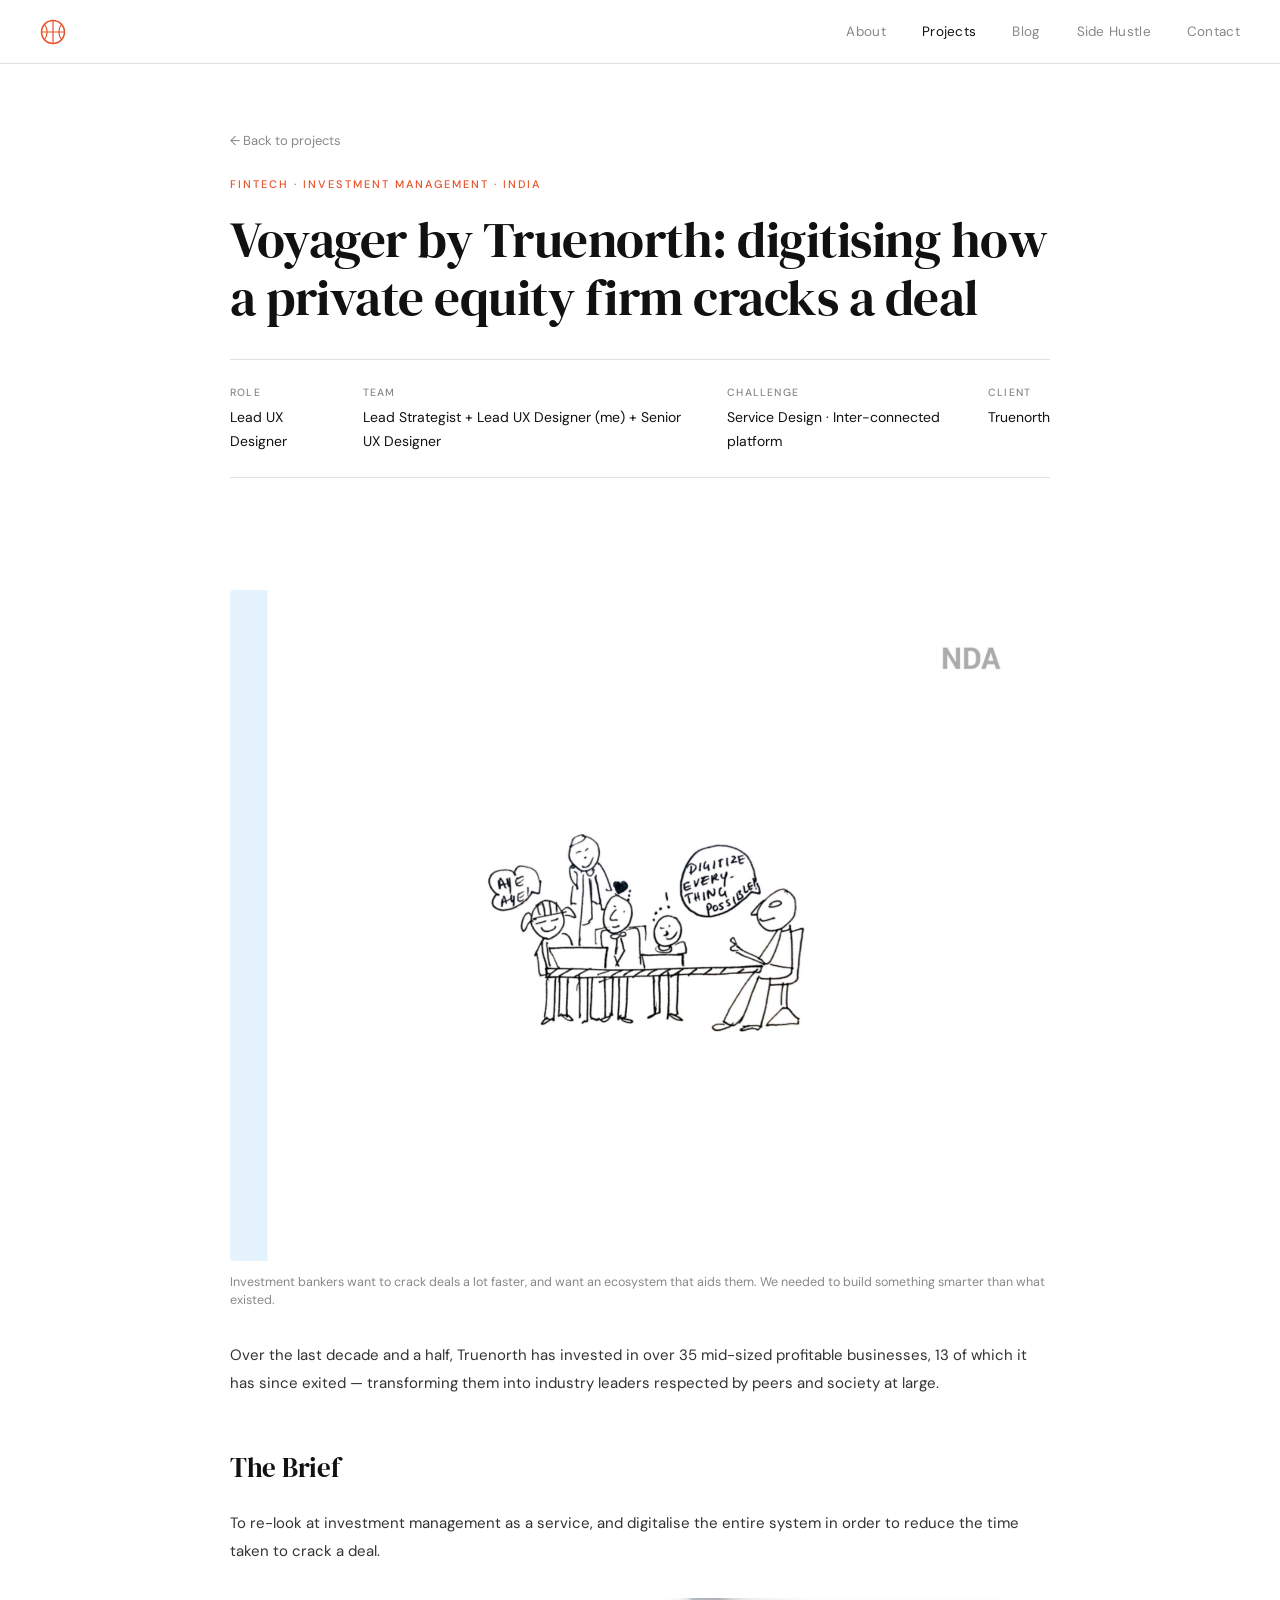
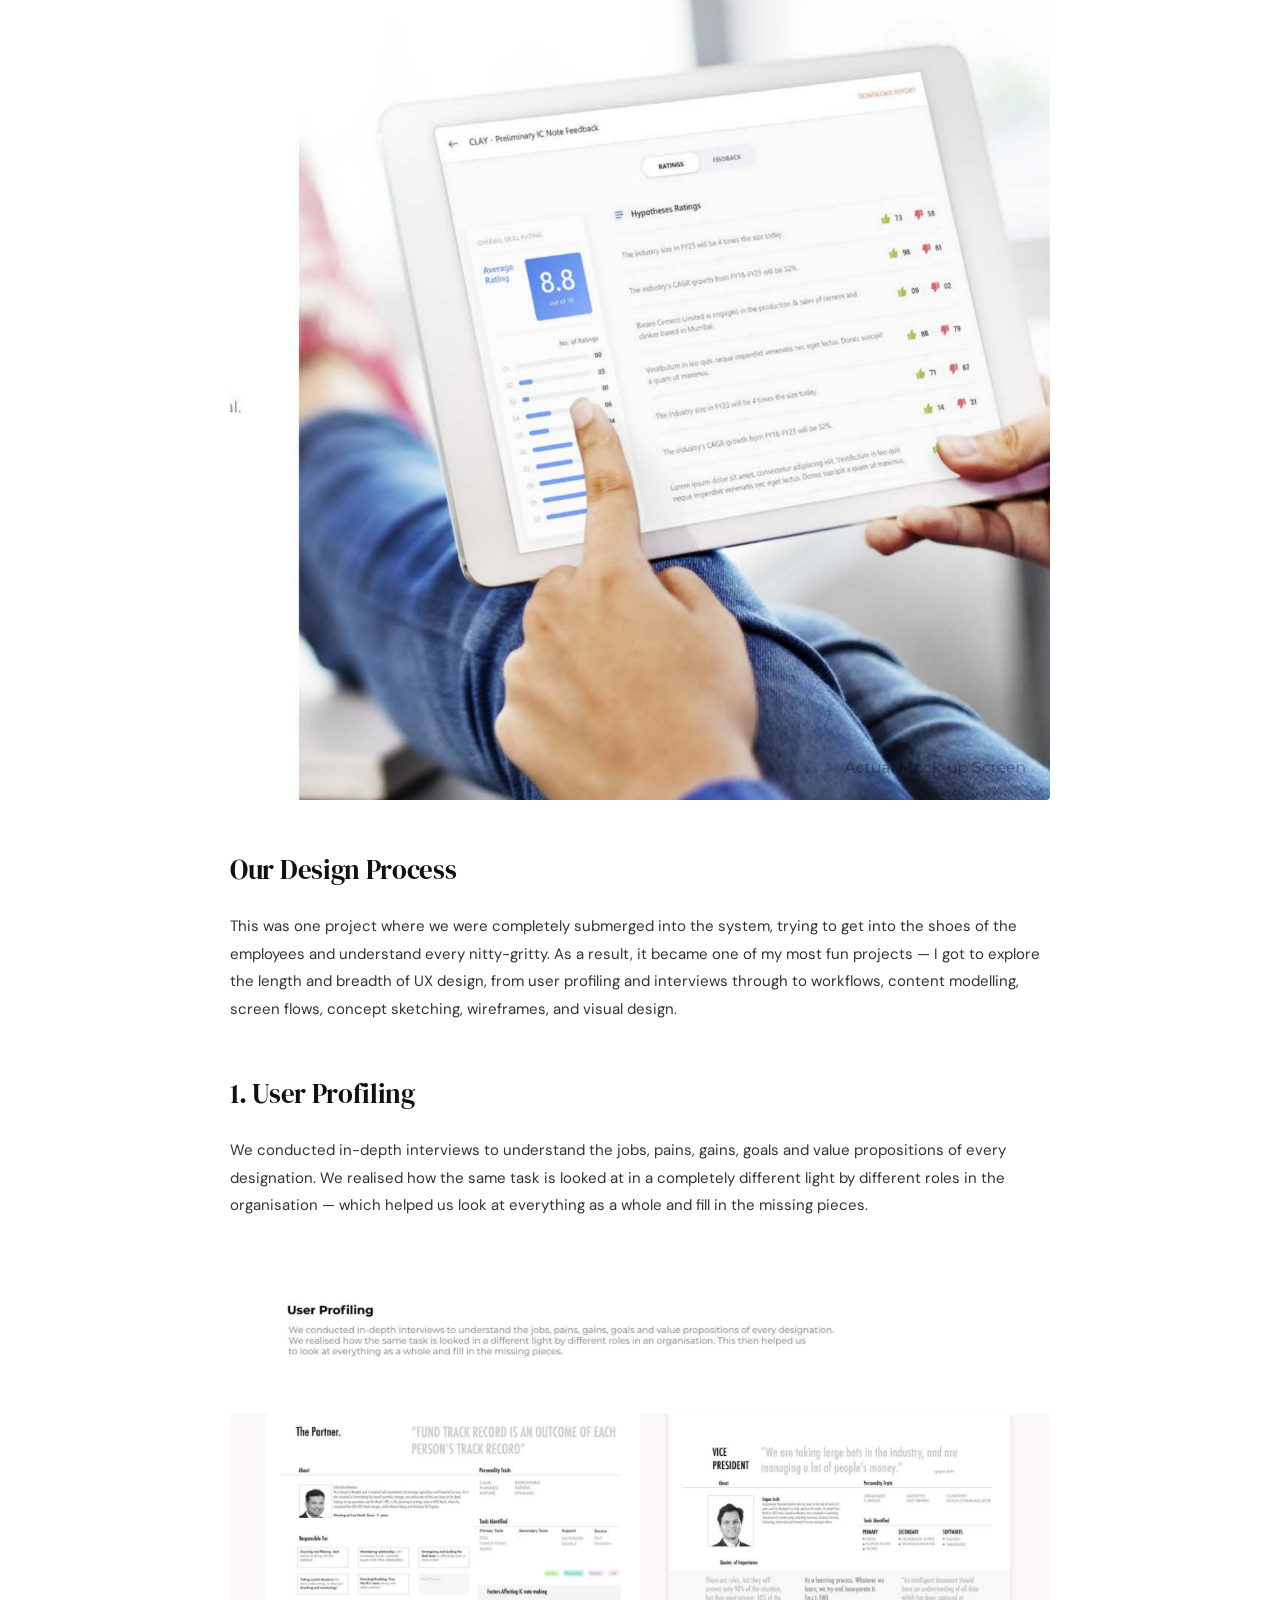
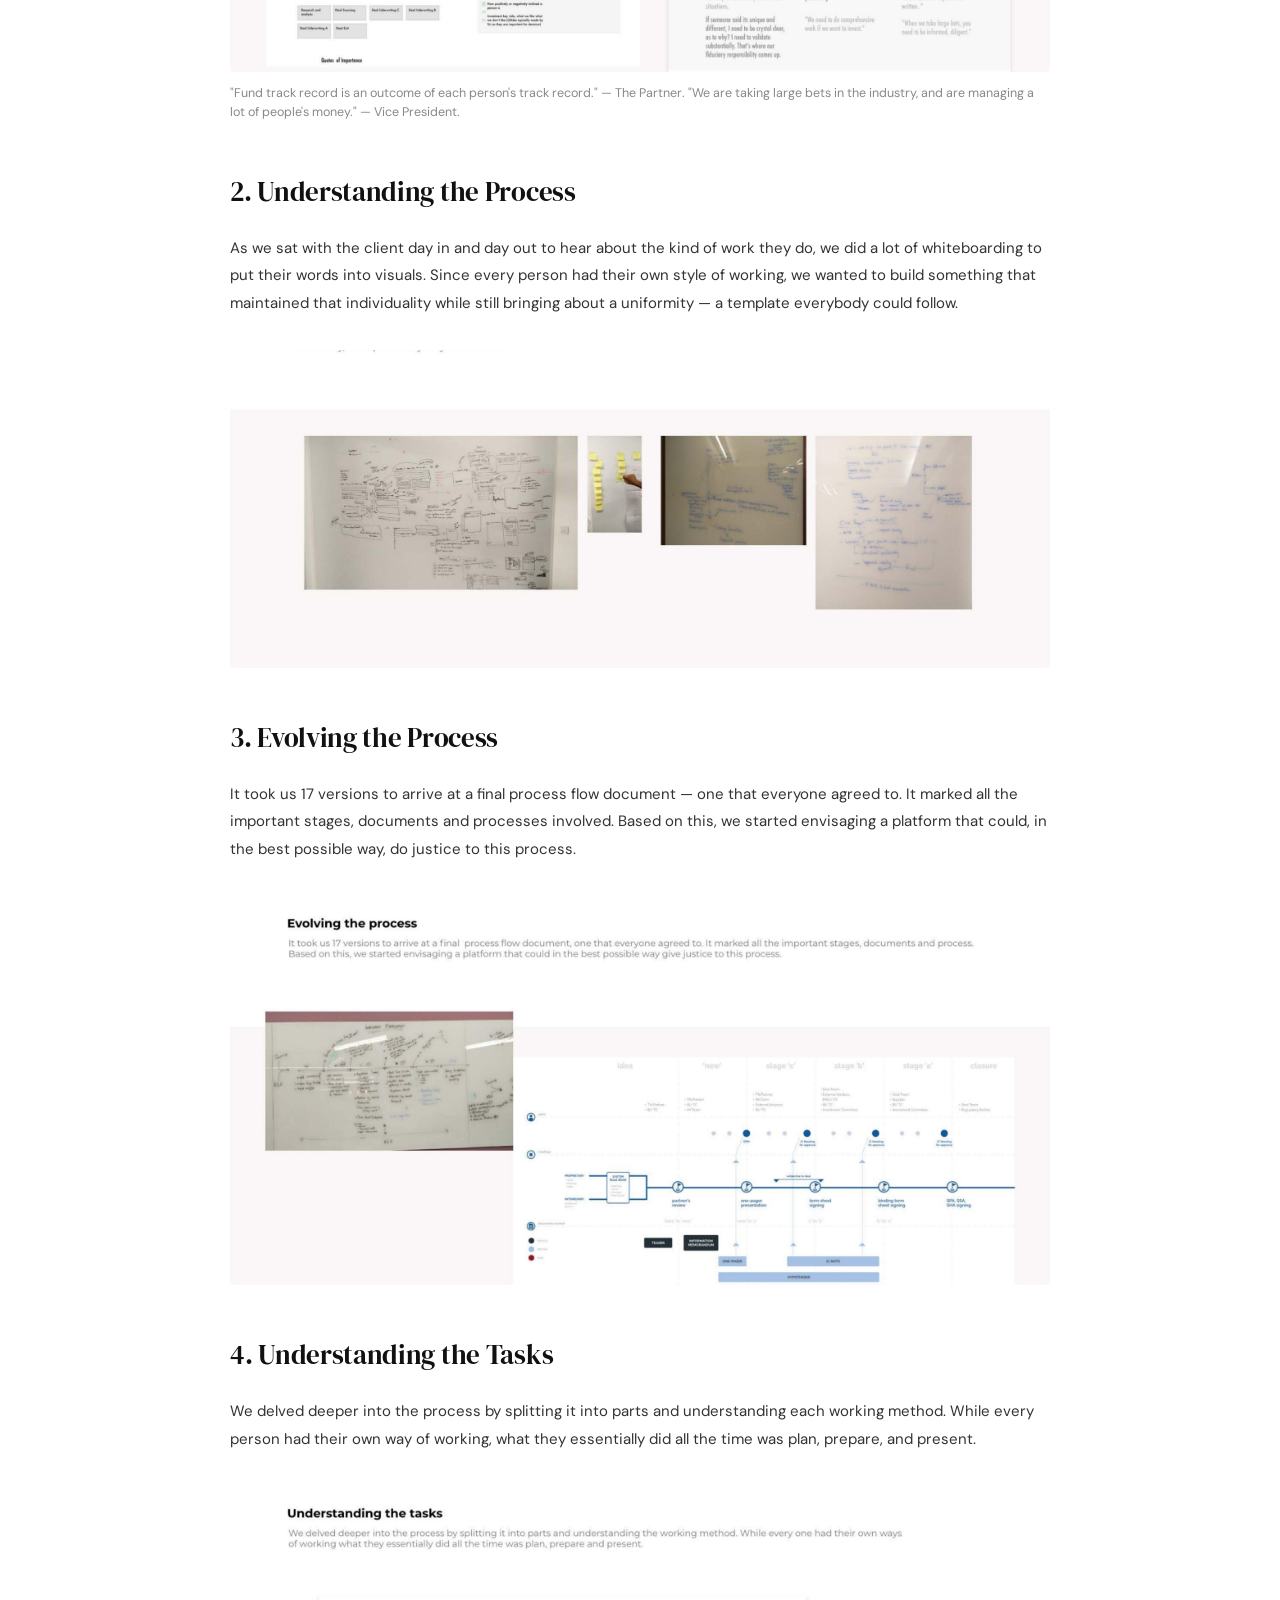
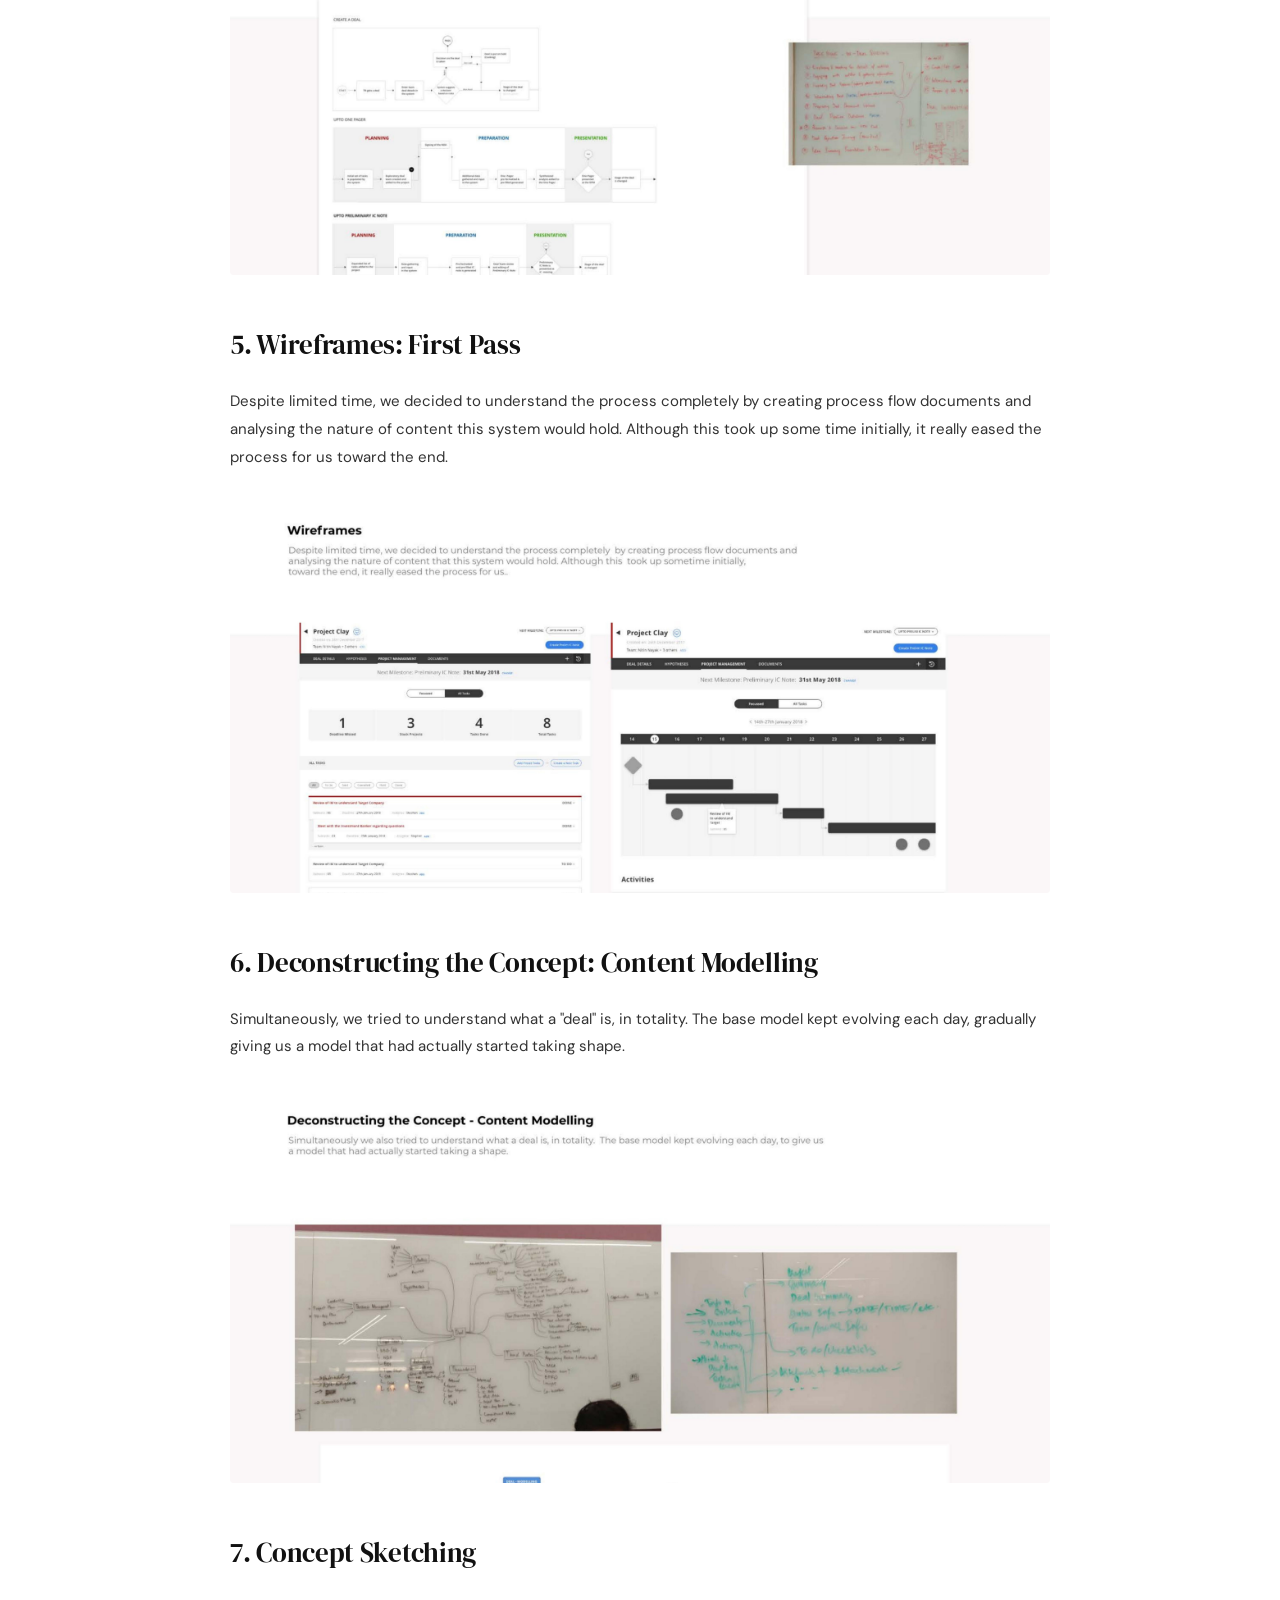
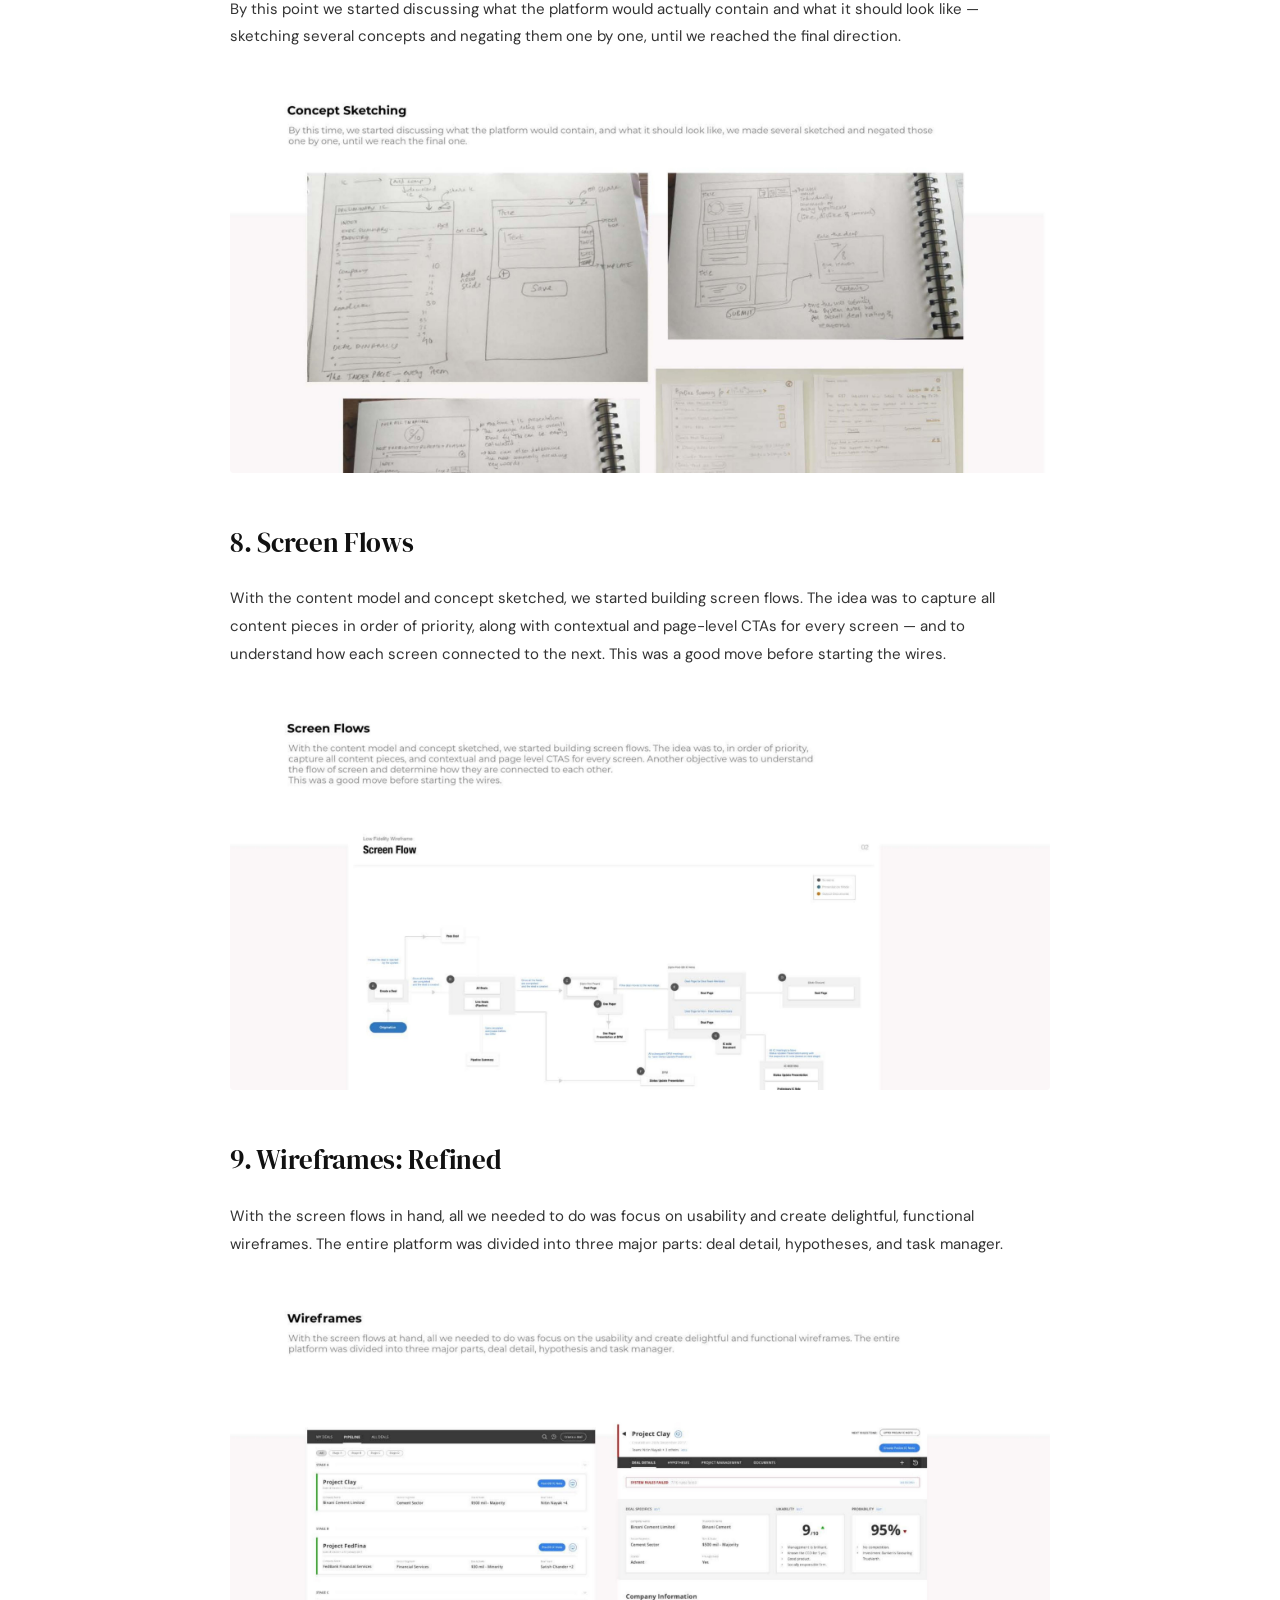
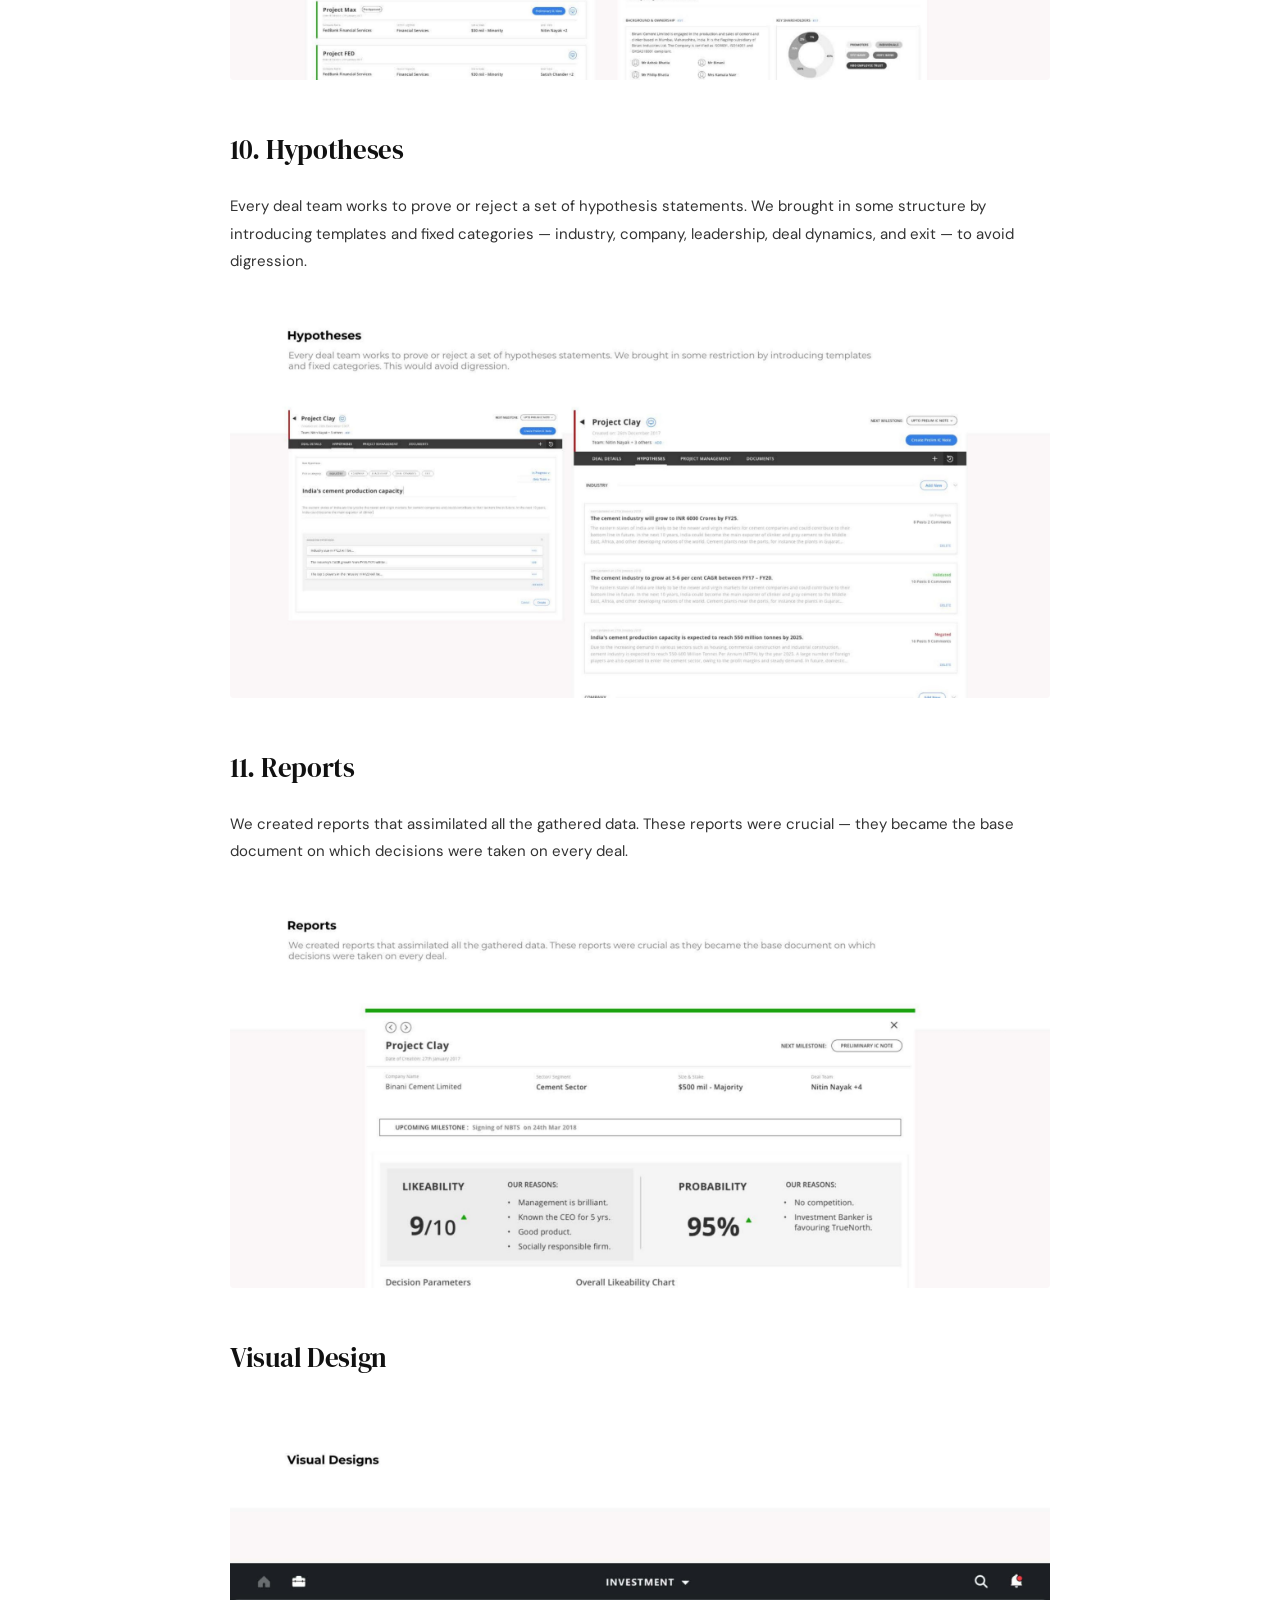
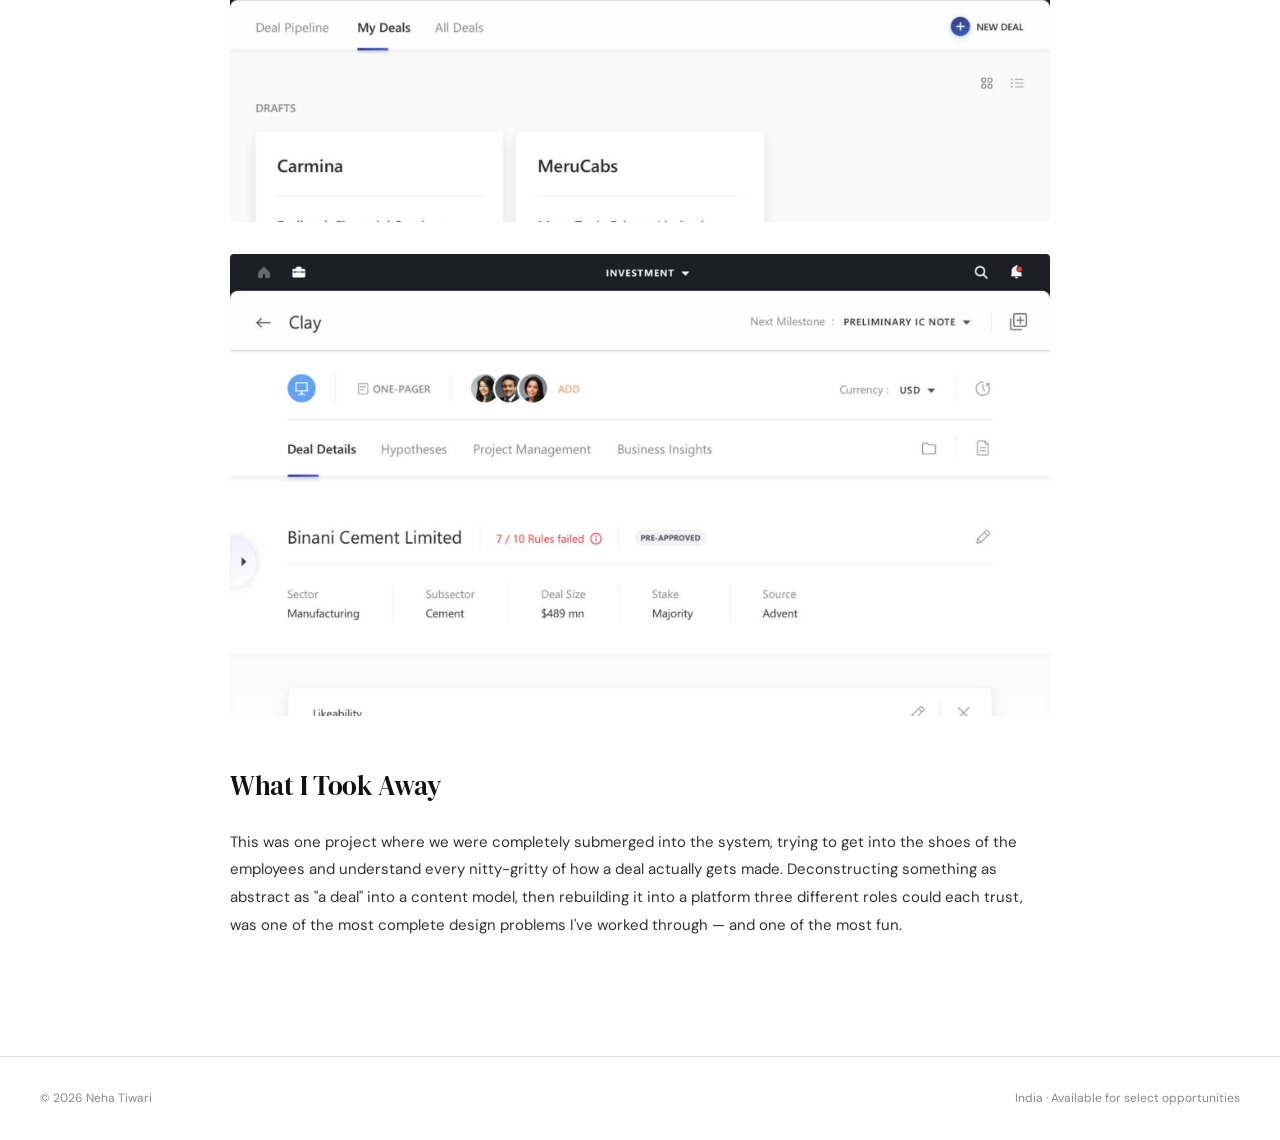
<file: voyager.html>
<!DOCTYPE html>
<html lang="en">
<head>
  <meta charset="UTF-8" />
  <meta name="viewport" content="width=device-width, initial-scale=1.0" />
  <title>Voyager by Truenorth — Investment Management Platform | Neha Tiwari</title>
  <link rel="preconnect" href="https://fonts.googleapis.com" />
  <link rel="preconnect" href="https://fonts.gstatic.com" crossorigin />
  <link href="https://fonts.googleapis.com/css2?family=DM+Serif+Display:ital@0;1&family=DM+Sans:wght@300;400;500&display=swap" rel="stylesheet" />
  <link rel="stylesheet" href="style.css" />
</head>
<body>

  <!-- NAV -->
  <nav>
    <a class="nav-home" href="index.html" aria-label="Home">
      <svg class="basketball" viewBox="0 0 26 26" fill="none" xmlns="http://www.w3.org/2000/svg">
        <circle cx="13" cy="13" r="11.5" stroke="#e8522a" stroke-width="1.5" fill="none"/>
        <path d="M13 1.5 C13 1.5 13 24.5 13 24.5" stroke="#e8522a" stroke-width="1.2" stroke-linecap="round"/>
        <path d="M1.5 13 C1.5 13 24.5 13 24.5 13" stroke="#e8522a" stroke-width="1.2" stroke-linecap="round"/>
        <path d="M4.5 5.5 C8 10 8 16 4.5 20.5" stroke="#e8522a" stroke-width="1.2" fill="none" stroke-linecap="round"/>
        <path d="M21.5 5.5 C18 10 18 16 21.5 20.5" stroke="#e8522a" stroke-width="1.2" fill="none" stroke-linecap="round"/>
      </svg>
    </a>

    <ul class="nav-links">
      <li><a href="about.html">About</a></li>
      <li><a href="projects.html" class="active">Projects</a></li>
      <li><a href="blog.html">Blog</a></li>
      <li><a href="hustle.html">Side Hustle</a></li>
      <li><a href="contact.html">Contact</a></li>
    </ul>

    <button class="hamburger" onclick="document.getElementById('mobileMenu').classList.toggle('open')" aria-label="Menu">
      <span></span><span></span><span></span>
    </button>
  </nav>

  <div class="mobile-menu" id="mobileMenu">
    <a href="about.html">About</a>
    <a href="projects.html">Projects</a>
    <a href="blog.html">Blog</a>
    <a href="hustle.html">Side Hustle</a>
    <a href="contact.html">Contact</a>
  </div>

  <!-- CASE STUDY -->
  <div class="page">

    <div class="case-hero">
      <a class="case-nav-back" href="projects.html">← Back to projects</a>
      <div class="case-tag">Fintech · Investment Management · India</div>
      <h1>Voyager by Truenorth: digitising how a private equity firm cracks a deal</h1>
      <div class="case-meta">
        <div class="case-meta-item">
          <div class="label">Role</div>
          <div class="value">Lead UX Designer</div>
        </div>
        <div class="case-meta-item">
          <div class="label">Team</div>
          <div class="value">Lead Strategist + Lead UX Designer (me) + Senior UX Designer</div>
        </div>
        <div class="case-meta-item">
          <div class="label">Challenge</div>
          <div class="value">Service Design · Inter-connected platform</div>
        </div>
        <div class="case-meta-item">
          <div class="label">Client</div>
          <div class="value">Truenorth</div>
        </div>
      </div>
    </div>

    <div class="case-body">

      <img src="images/voyager_01_doodle_intro.jpg" alt="Doodle of a team of consultants at a table, one saying 'Digitize everything possible!' while another says 'Aye Aye!'" />
      <figcaption>Investment bankers want to crack deals a lot faster, and want an ecosystem that aids them. We needed to build something smarter than what existed.</figcaption>

      <p>Over the last decade and a half, Truenorth has invested in over 35 mid-sized profitable businesses, 13 of which it has since exited — transforming them into industry leaders respected by peers and society at large.</p>

      <h2>The Brief</h2>
      <p>To re-look at investment management as a service, and digitalise the entire system in order to reduce the time taken to crack a deal.</p>

      <img src="images/voyager_02_brief_tablet.jpg" alt="Tablet mockup showing the Preliminary IC Note feedback screen, with ratings and hypothesis feedback" />

      <h2>Our Design Process</h2>
      <p>This was one project where we were completely submerged into the system, trying to get into the shoes of the employees and understand every nitty-gritty. As a result, it became one of my most fun projects — I got to explore the length and breadth of UX design, from user profiling and interviews through to workflows, content modelling, screen flows, concept sketching, wireframes, and visual design.</p>

      <h2>1. User Profiling</h2>
      <p>We conducted in-depth interviews to understand the jobs, pains, gains, goals and value propositions of every designation. We realised how the same task is looked at in a completely different light by different roles in the organisation — which helped us look at everything as a whole and fill in the missing pieces.</p>

      <img src="images/voyager_03_user_profiling.jpg" alt="Persona profiles for The Partner and Vice President roles, including jobs, pains, gains, and quotes of importance" />
      <figcaption>"Fund track record is an outcome of each person's track record." — The Partner. "We are taking large bets in the industry, and are managing a lot of people's money." — Vice President.</figcaption>

      <h2>2. Understanding the Process</h2>
      <p>As we sat with the client day in and day out to hear about the kind of work they do, we did a lot of whiteboarding to put their words into visuals. Since every person had their own style of working, we wanted to build something that maintained that individuality while still bringing about a uniformity — a template everybody could follow.</p>

      <img src="images/voyager_04_understanding_process.jpg" alt="Photos of extensive whiteboarding sessions mapping out the investment process" />

      <h2>3. Evolving the Process</h2>
      <p>It took us 17 versions to arrive at a final process flow document — one that everyone agreed to. It marked all the important stages, documents and processes involved. Based on this, we started envisaging a platform that could, in the best possible way, do justice to this process.</p>

      <img src="images/voyager_05_evolving_process.jpg" alt="Final process flow diagram covering stages from idea to closure, alongside the majority deal underwriting process flow" />

      <h2>4. Understanding the Tasks</h2>
      <p>We delved deeper into the process by splitting it into parts and understanding each working method. While every person had their own way of working, what they essentially did all the time was plan, prepare, and present.</p>

      <img src="images/voyager_06_understanding_tasks.jpg" alt="Task flow diagrams for each stage of a deal, from creating a deal through to closure" />

      <h2>5. Wireframes: First Pass</h2>
      <p>Despite limited time, we decided to understand the process completely by creating process flow documents and analysing the nature of content this system would hold. Although this took up some time initially, it really eased the process for us toward the end.</p>

      <img src="images/voyager_07_wireframes_dashboard.jpg" alt="Early wireframes for the project management dashboard, showing task lists and a Gantt-style timeline" />

      <h2>6. Deconstructing the Concept: Content Modelling</h2>
      <p>Simultaneously, we tried to understand what a "deal" is, in totality. The base model kept evolving each day, gradually giving us a model that had actually started taking shape.</p>

      <img src="images/voyager_08_content_modelling.jpg" alt="Mind map deconstructing the concept of a deal into status, users, documentation, third parties, and more" />

      <h2>7. Concept Sketching</h2>
      <p>By this point we started discussing what the platform would actually contain and what it should look like — sketching several concepts and negating them one by one, until we reached the final direction.</p>

      <img src="images/voyager_09_concept_sketching.jpg" alt="Paper sketches exploring early concepts for the platform's screens" />

      <h2>8. Screen Flows</h2>
      <p>With the content model and concept sketched, we started building screen flows. The idea was to capture all content pieces in order of priority, along with contextual and page-level CTAs for every screen — and to understand how each screen connected to the next. This was a good move before starting the wires.</p>

      <img src="images/voyager_10_screen_flows.jpg" alt="Screen flow diagrams mapping the connections between every screen in the platform" />

      <h2>9. Wireframes: Refined</h2>
      <p>With the screen flows in hand, all we needed to do was focus on usability and create delightful, functional wireframes. The entire platform was divided into three major parts: deal detail, hypotheses, and task manager.</p>

      <img src="images/voyager_11_wireframes_detail.jpg" alt="Refined wireframes showing the deal pipeline list view and a detailed deal view with financials and company information" />

      <h2>10. Hypotheses</h2>
      <p>Every deal team works to prove or reject a set of hypothesis statements. We brought in some structure by introducing templates and fixed categories — industry, company, leadership, deal dynamics, and exit — to avoid digression.</p>

      <img src="images/voyager_12_hypotheses.jpg" alt="Hypotheses tracking screens organized by category, with status labels like in progress, validated, and negated" />

      <h2>11. Reports</h2>
      <p>We created reports that assimilated all the gathered data. These reports were crucial — they became the base document on which decisions were taken on every deal.</p>

      <img src="images/voyager_13_reports.jpg" alt="A deal report screen showing likeability score, probability, decision parameters, and financials" />

      <h2>Visual Design</h2>
      <img src="images/voyager_14_visual_design_list.jpg" alt="Final visual design of the deal pipeline dashboard, showing drafts, live deals, and past deals as cards" />
      <img src="images/voyager_15_visual_design_detail.jpg" alt="Final visual design of an individual deal detail page, with likeability score, company information, and financials" />

      <h2>What I Took Away</h2>
      <p>This was one project where we were completely submerged into the system, trying to get into the shoes of the employees and understand every nitty-gritty of how a deal actually gets made. Deconstructing something as abstract as "a deal" into a content model, then rebuilding it into a platform three different roles could each trust, was one of the most complete design problems I've worked through — and one of the most fun.</p>

    </div>
  </div>

  <footer>
    <span>© 2026 Neha Tiwari</span>
    <span>India · Available for select opportunities</span>
  </footer>

</body>
</html>
</file>
<file: style.css>
*, *::before, *::after { box-sizing: border-box; margin: 0; padding: 0; }

:root {
  --white: #ffffff;
  --black: #111111;
  --grey-light: #f4f4f4;
  --grey-mid: #e0e0e0;
  --grey-text: #888;
  --accent: #e8522a;
  --nav-h: 64px;
}

html { scroll-behavior: smooth; }

body {
  font-family: 'DM Sans', sans-serif;
  background: var(--white);
  color: var(--black);
  font-size: 15px;
  line-height: 1.65;
  -webkit-font-smoothing: antialiased;
}

/* ── NAV ── */
nav {
  position: fixed;
  top: 0; left: 0; right: 0;
  z-index: 200;
  height: var(--nav-h);
  background: var(--white);
  border-bottom: 1px solid var(--grey-mid);
  display: flex;
  align-items: center;
  padding: 0 2.5rem;
  justify-content: space-between;
}

.nav-home {
  display: flex;
  align-items: center;
  gap: 0;
  text-decoration: none;
  cursor: pointer;
  background: none;
  border: none;
  padding: 0;
}

.basketball {
  width: 26px;
  height: 26px;
  display: block;
}

.nav-links {
  display: flex;
  gap: 2.25rem;
  list-style: none;
}

.nav-links a {
  text-decoration: none;
  font-family: 'DM Sans', sans-serif;
  font-size: 13.5px;
  font-weight: 400;
  color: var(--grey-text);
  letter-spacing: 0.3px;
  padding: 0;
  transition: color 0.15s;
}

.nav-links a:hover,
.nav-links a.active {
  color: var(--black);
}

/* ── PAGE WRAPPER ── */
.page {
  padding-top: var(--nav-h);
  min-height: 100vh;
}

/* ── HERO / HOME ── */
.hero {
  max-width: 1100px;
  margin: 0 auto;
  padding: 7rem 2.5rem 5rem;
  display: grid;
  grid-template-columns: 1fr 1fr;
  gap: 4rem;
  align-items: end;
}

.hero-left h1 {
  font-family: 'DM Serif Display', serif;
  font-size: clamp(3rem, 6vw, 5.5rem);
  font-weight: 400;
  line-height: 1.05;
  letter-spacing: -1px;
  color: var(--black);
}

.hero-left h1 em {
  font-style: italic;
  color: var(--grey-text);
}

.hero-right {
  padding-bottom: 0.4rem;
}

.hero-right .role {
  font-size: 11px;
  font-weight: 500;
  letter-spacing: 2px;
  text-transform: uppercase;
  color: var(--grey-text);
  margin-bottom: 1rem;
}

.hero-right p {
  font-size: 15px;
  color: #444;
  line-height: 1.8;
  max-width: 380px;
  margin-bottom: 2rem;
}

.hero-cta {
  display: inline-flex;
  align-items: center;
  gap: 8px;
  font-size: 13px;
  font-weight: 500;
  color: var(--black);
  text-decoration: none;
  border-bottom: 1px solid var(--black);
  padding-bottom: 2px;
  cursor: pointer;
  background: none;
  border-left: none;
  border-right: none;
  border-top: none;
  font-family: 'DM Sans', sans-serif;
  transition: color 0.15s;
}

.hero-cta:hover { color: var(--accent); border-bottom-color: var(--accent); }

.hero-divider {
  max-width: 1100px;
  margin: 0 auto;
  padding: 0 2.5rem;
  border-top: 1px solid var(--grey-mid);
}

.hero-stats {
  max-width: 1100px;
  margin: 0 auto;
  padding: 2.5rem 2.5rem 5rem;
  display: flex;
  gap: 4rem;
}

.stat-num {
  font-family: 'DM Serif Display', serif;
  font-size: 2.2rem;
  font-weight: 400;
  color: var(--black);
  line-height: 1;
}

.stat-label {
  font-size: 12px;
  color: var(--grey-text);
  margin-top: 4px;
  letter-spacing: 0.3px;
}

/* ── SECTION WRAPPER ── */
.section {
  max-width: 900px;
  margin: 0 auto;
  padding: 5rem 2.5rem 6rem;
}

.section-eyebrow {
  font-size: 11px;
  font-weight: 500;
  letter-spacing: 2.5px;
  text-transform: uppercase;
  color: var(--grey-text);
  margin-bottom: 3rem;
  display: flex;
  align-items: center;
  gap: 1rem;
}

.section-eyebrow::after {
  content: '';
  display: block;
  flex: 1;
  height: 1px;
  background: var(--grey-mid);
}

/* ── ABOUT ── */
.about-grid {
  display: grid;
  grid-template-columns: 1fr 1fr;
  gap: 5rem;
  align-items: start;
}

.about-text h2 {
  font-family: 'DM Serif Display', serif;
  font-size: 2.4rem;
  font-weight: 400;
  line-height: 1.2;
  margin-bottom: 1.5rem;
  letter-spacing: -0.5px;
}

.about-text p {
  font-size: 15px;
  color: #444;
  line-height: 1.85;
  margin-bottom: 1.25rem;
}

.about-photo {
  width: 100%;
  aspect-ratio: 4/5;
  background: var(--grey-light);
  border-radius: 3px;
  display: flex;
  align-items: center;
  justify-content: center;
  font-size: 12px;
  color: var(--grey-text);
  letter-spacing: 0.5px;
  overflow: hidden;
}

.about-photo img {
  width: 100%;
  height: 100%;
  object-fit: cover;
}

.tag-list {
  display: flex;
  flex-wrap: wrap;
  gap: 8px;
  margin-top: 2rem;
}

.tag {
  font-size: 11.5px;
  font-weight: 500;
  color: #555;
  background: var(--grey-light);
  padding: 5px 12px;
  border-radius: 20px;
  letter-spacing: 0.2px;
}

/* ── PROJECTS ── */
.project-list {
  display: flex;
  flex-direction: column;
  gap: 0;
}

.project-row {
  display: grid;
  grid-template-columns: 200px 1fr;
  gap: 2rem;
  padding: 2.25rem 0;
  border-bottom: 1px solid var(--grey-mid);
  text-decoration: none;
  color: inherit;
  align-items: center;
  transition: opacity 0.15s;
}

.project-row:first-child { border-top: 1px solid var(--grey-mid); }
.project-row:hover { opacity: 0.7; }

.project-thumb {
  width: 100%;
  aspect-ratio: 16/9;
  background: var(--grey-light);
  border-radius: 3px;
  display: flex;
  align-items: center;
  justify-content: center;
  font-size: 11px;
  color: var(--grey-text);
  overflow: hidden;
}

.project-thumb img {
  width: 100%;
  height: 100%;
  object-fit: cover;
}

.project-meta {
  display: flex;
  flex-direction: column;
  gap: 0.5rem;
}

.project-tag {
  font-size: 10.5px;
  font-weight: 500;
  letter-spacing: 1.5px;
  text-transform: uppercase;
  color: var(--grey-text);
}

.project-title {
  font-family: 'DM Serif Display', serif;
  font-size: 1.5rem;
  font-weight: 400;
  line-height: 1.2;
  letter-spacing: -0.3px;
}

.project-desc {
  font-size: 13.5px;
  color: #555;
  line-height: 1.65;
  max-width: 500px;
}

.project-arrow {
  margin-top: 0.75rem;
  font-size: 12px;
  color: var(--grey-text);
  display: flex;
  align-items: center;
  gap: 6px;
}

/* ── BLOG ── */
.blog-list {
  display: flex;
  flex-direction: column;
}

.blog-row {
  display: grid;
  grid-template-columns: 1fr auto;
  align-items: baseline;
  gap: 2rem;
  padding: 1.75rem 0;
  border-bottom: 1px solid var(--grey-mid);
  text-decoration: none;
  color: inherit;
  transition: opacity 0.15s;
}

.blog-row:first-child { border-top: 1px solid var(--grey-mid); }
.blog-row:hover { opacity: 0.65; }

.blog-category {
  font-size: 10.5px;
  font-weight: 500;
  letter-spacing: 1.5px;
  text-transform: uppercase;
  color: var(--grey-text);
  margin-bottom: 0.3rem;
}

.blog-title {
  font-family: 'DM Serif Display', serif;
  font-size: 1.25rem;
  font-weight: 400;
  line-height: 1.3;
}

.blog-excerpt {
  font-size: 13px;
  color: #666;
  margin-top: 0.35rem;
  line-height: 1.6;
}

.blog-date {
  font-size: 12px;
  color: var(--grey-text);
  white-space: nowrap;
  align-self: start;
  padding-top: 0.15rem;
}

/* ── SIDE HUSTLE ── */
.hustle-intro {
  font-family: 'DM Serif Display', serif;
  font-size: 2rem;
  font-weight: 400;
  line-height: 1.25;
  max-width: 560px;
  margin-bottom: 3rem;
  letter-spacing: -0.4px;
}

.hustle-grid {
  display: grid;
  grid-template-columns: 1fr 1fr;
  gap: 1.5rem;
}

.hustle-card {
  background: var(--grey-light);
  border-radius: 4px;
  padding: 2rem;
  text-decoration: none;
  color: inherit;
  display: block;
  transition: background 0.15s;
}

.hustle-card:hover { background: #ebebeb; }

.hustle-card-tag {
  font-size: 10.5px;
  font-weight: 500;
  letter-spacing: 1.5px;
  text-transform: uppercase;
  color: var(--grey-text);
  margin-bottom: 1rem;
}

.hustle-card h3 {
  font-family: 'DM Serif Display', serif;
  font-size: 1.35rem;
  font-weight: 400;
  margin-bottom: 0.75rem;
  line-height: 1.2;
}

.hustle-card p {
  font-size: 13px;
  color: #555;
  line-height: 1.7;
}

/* ── CONTACT ── */
.contact-intro {
  font-family: 'DM Serif Display', serif;
  font-size: 2.5rem;
  font-weight: 400;
  line-height: 1.15;
  max-width: 520px;
  margin-bottom: 3.5rem;
  letter-spacing: -0.5px;
}

.contact-links {
  display: flex;
  flex-direction: column;
}

.contact-row {
  display: flex;
  justify-content: space-between;
  align-items: center;
  padding: 1.5rem 0;
  border-bottom: 1px solid var(--grey-mid);
  text-decoration: none;
  color: inherit;
  transition: opacity 0.15s;
}

.contact-row:first-child { border-top: 1px solid var(--grey-mid); }
.contact-row:hover { opacity: 0.6; }

.contact-platform {
  font-size: 11px;
  font-weight: 500;
  letter-spacing: 1.5px;
  text-transform: uppercase;
  color: var(--grey-text);
  min-width: 100px;
}

.contact-value {
  font-size: 15px;
  font-weight: 400;
  flex: 1;
  padding: 0 2rem;
}

.contact-arrow {
  font-size: 18px;
  color: var(--grey-text);
}

/* ── CASE STUDY PAGE ── */
.case-hero {
  max-width: 900px;
  margin: 0 auto;
  padding: 4rem 2.5rem 2rem;
}

.case-tag {
  font-size: 11px;
  font-weight: 500;
  letter-spacing: 2px;
  text-transform: uppercase;
  color: var(--accent);
  margin-bottom: 1rem;
}

.case-hero h1 {
  font-family: 'DM Serif Display', serif;
  font-size: clamp(2.2rem, 4.5vw, 3.2rem);
  font-weight: 400;
  line-height: 1.15;
  letter-spacing: -0.5px;
  margin-bottom: 1.5rem;
}

.case-meta {
  display: flex;
  gap: 2.5rem;
  padding: 1.5rem 0;
  border-top: 1px solid var(--grey-mid);
  border-bottom: 1px solid var(--grey-mid);
  margin-top: 2rem;
}

.case-meta-item .label {
  font-size: 10.5px;
  font-weight: 500;
  letter-spacing: 1.2px;
  text-transform: uppercase;
  color: var(--grey-text);
  margin-bottom: 0.3rem;
}

.case-meta-item .value {
  font-size: 14px;
  color: var(--black);
}

.case-body {
  max-width: 900px;
  margin: 0 auto;
  padding: 3rem 2.5rem 6rem;
}

.case-body img {
  width: 100%;
  border-radius: 4px;
  margin: 2rem 0;
  display: block;
}

.case-body h2 {
  font-family: 'DM Serif Display', serif;
  font-size: 1.7rem;
  font-weight: 400;
  margin: 3rem 0 1.25rem;
  letter-spacing: -0.3px;
}

.case-body p {
  font-size: 15px;
  color: #333;
  line-height: 1.85;
  margin-bottom: 1.25rem;
}

.case-body ul {
  margin: 0 0 1.5rem 1.25rem;
  color: #333;
  font-size: 15px;
  line-height: 1.85;
}

.case-body blockquote {
  font-family: 'DM Serif Display', serif;
  font-style: italic;
  font-size: 1.3rem;
  line-height: 1.5;
  color: var(--black);
  border-left: 2px solid var(--accent);
  padding: 0.25rem 0 0.25rem 1.5rem;
  margin: 2rem 0;
}

.case-body figcaption {
  font-size: 12.5px;
  color: var(--grey-text);
  margin-top: -1.25rem;
  margin-bottom: 2rem;
  line-height: 1.5;
}

.case-nav-back {
  display: inline-flex;
  align-items: center;
  gap: 6px;
  font-size: 13px;
  color: var(--grey-text);
  text-decoration: none;
  margin-bottom: 1.5rem;
}

.case-nav-back:hover { color: var(--black); }

/* ── COMING SOON LOADER ── */
.project-thumb.coming-soon {
  position: relative;
  overflow: visible;
}

.dribble-wrap {
  height: 100%;
  width: 100%;
  display: flex;
  align-items: center;
  justify-content: center;
  position: relative;
}

.dribble-ball {
  width: 30px;
  height: 30px;
  position: absolute;
  animation: dribbleBall 2s ease-in-out infinite;
}

.dribble-shadow {
  width: 26px;
  height: 6px;
  border-radius: 50%;
  background: #111;
  position: absolute;
  animation: dribbleShadow 2s ease-in-out infinite;
}

.coming-soon-caption {
  font-size: 12px;
  color: var(--grey-text);
  text-align: center;
  margin-top: 6px;
}

.coming-soon-page {
  display: flex;
  flex-direction: column;
  align-items: center;
  justify-content: center;
  padding: 6rem 2rem;
}

.coming-soon-page .dribble-wrap { height: 140px; width: 200px; }
.coming-soon-page .dribble-ball { width: 40px; height: 40px; }

@keyframes dribbleBall {
  0%   { transform: translate(-50px, 0px) rotate(0deg); }
  25%  { transform: translate(0px, 40px) rotate(90deg) scaleX(1.04) scaleY(0.96); }
  50%  { transform: translate(50px, 0px) rotate(180deg); }
  75%  { transform: translate(0px, 40px) rotate(270deg) scaleX(1.04) scaleY(0.96); }
  100% { transform: translate(-50px, 0px) rotate(360deg); }
}

@keyframes dribbleShadow {
  0%   { transform: translate(-50px, 0px) scale(0.5); opacity: 0.04; }
  25%  { transform: translate(0px, 0px) scale(1); opacity: 0.12; }
  50%  { transform: translate(50px, 0px) scale(0.5); opacity: 0.04; }
  75%  { transform: translate(0px, 0px) scale(1); opacity: 0.12; }
  100% { transform: translate(-50px, 0px) scale(0.5); opacity: 0.04; }
}

/* ── FOOTER ── */
footer {
  border-top: 1px solid var(--grey-mid);
  padding: 2rem 2.5rem;
  display: flex;
  justify-content: space-between;
  align-items: center;
  font-size: 12px;
  color: var(--grey-text);
  max-width: 100%;
}

/* ── MOBILE ── */
.hamburger {
  display: none;
  flex-direction: column;
  gap: 5px;
  background: none;
  border: none;
  cursor: pointer;
  padding: 4px;
}

.hamburger span {
  display: block;
  width: 22px;
  height: 1.5px;
  background: var(--black);
  border-radius: 2px;
  transition: all 0.2s;
}

.mobile-menu {
  display: none;
  position: fixed;
  top: var(--nav-h);
  left: 0; right: 0;
  background: var(--white);
  border-bottom: 1px solid var(--grey-mid);
  padding: 1.5rem 2.5rem;
  flex-direction: column;
  gap: 1.25rem;
  z-index: 199;
}

.mobile-menu.open { display: flex; }

.mobile-menu a {
  text-decoration: none;
  font-family: 'DM Sans', sans-serif;
  font-size: 15px;
  color: var(--black);
  text-align: left;
}

@media (max-width: 768px) {
  .nav-links { display: none; }
  .hamburger { display: flex; }

  .hero {
    grid-template-columns: 1fr;
    padding: 4rem 1.5rem 3rem;
    gap: 2.5rem;
  }

  .hero-left h1 { font-size: 3rem; }

  .about-grid,
  .hustle-grid { grid-template-columns: 1fr; }

  .project-row {
    grid-template-columns: 1fr;
    gap: 1rem;
  }

  .section { padding: 3.5rem 1.5rem 4rem; }
  .case-hero, .case-body { padding-left: 1.5rem; padding-right: 1.5rem; }

  footer { flex-direction: column; gap: 0.5rem; text-align: center; }
}
</file>
